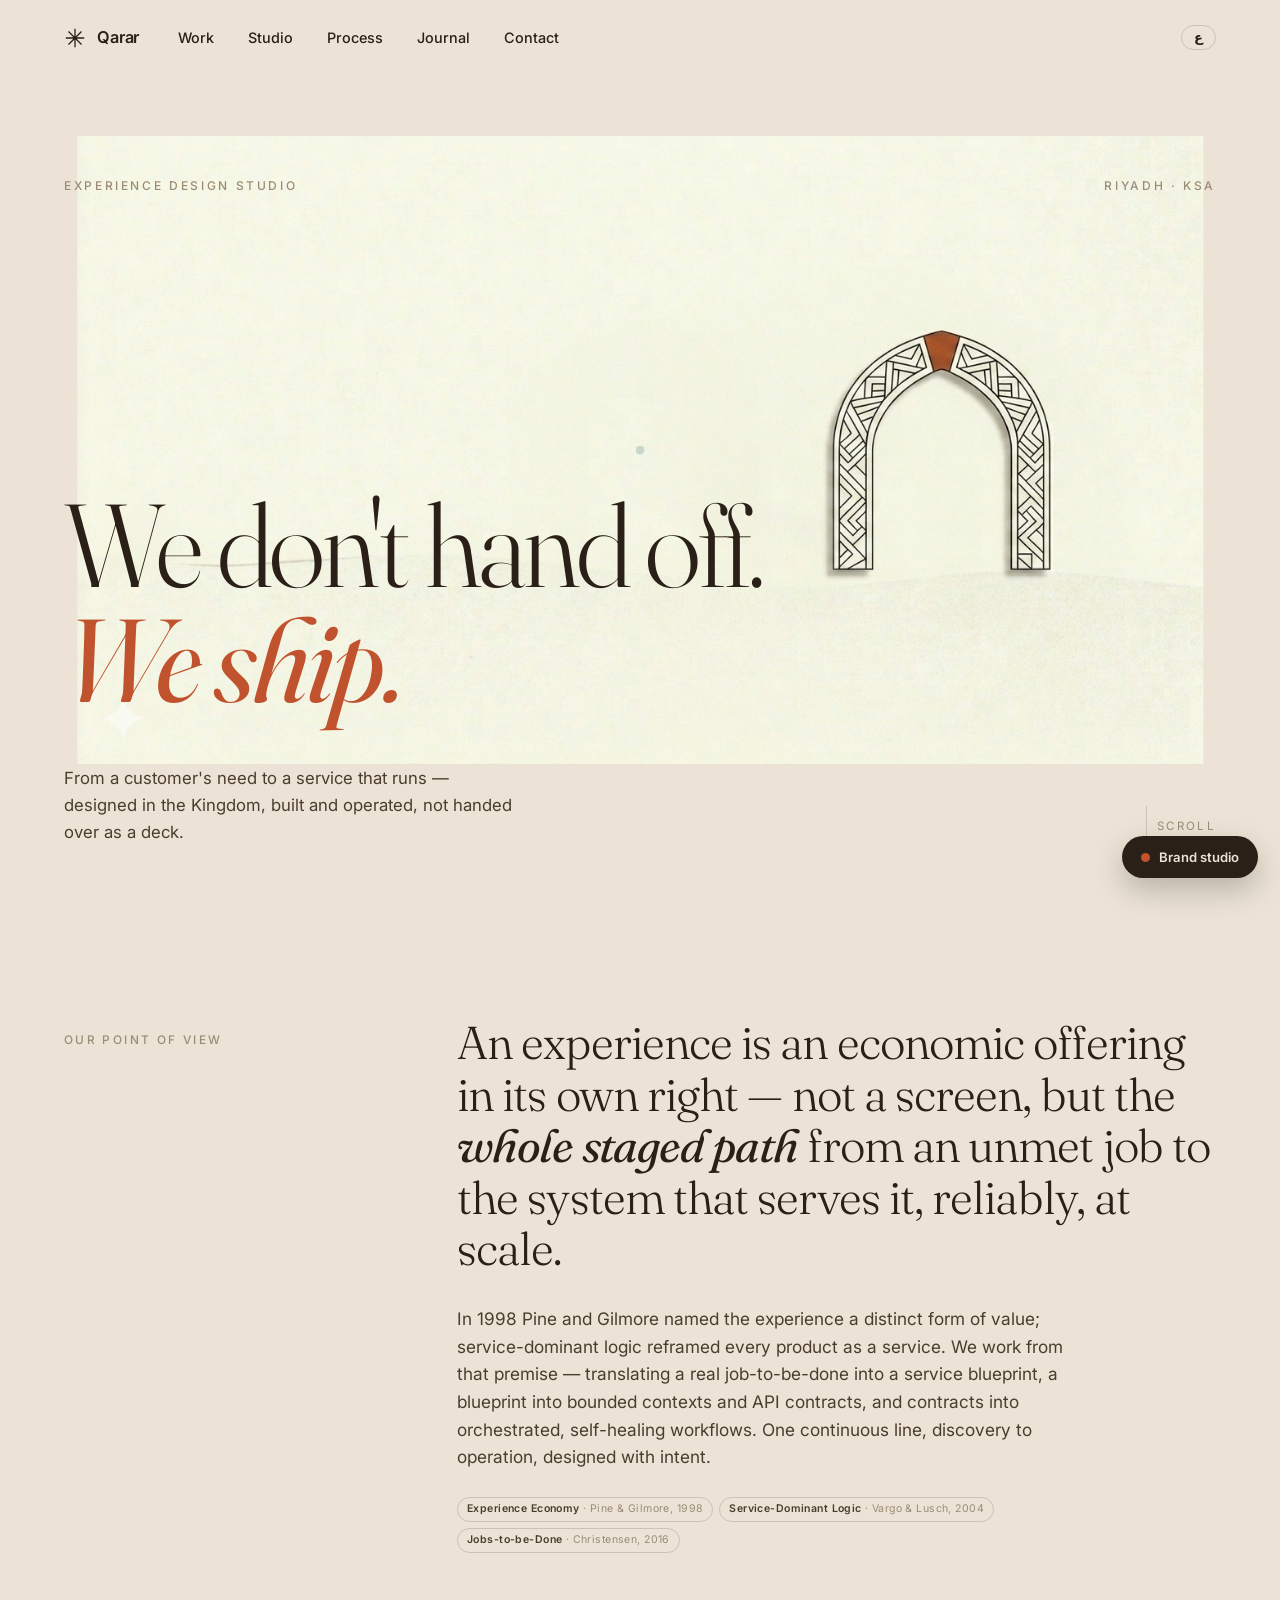
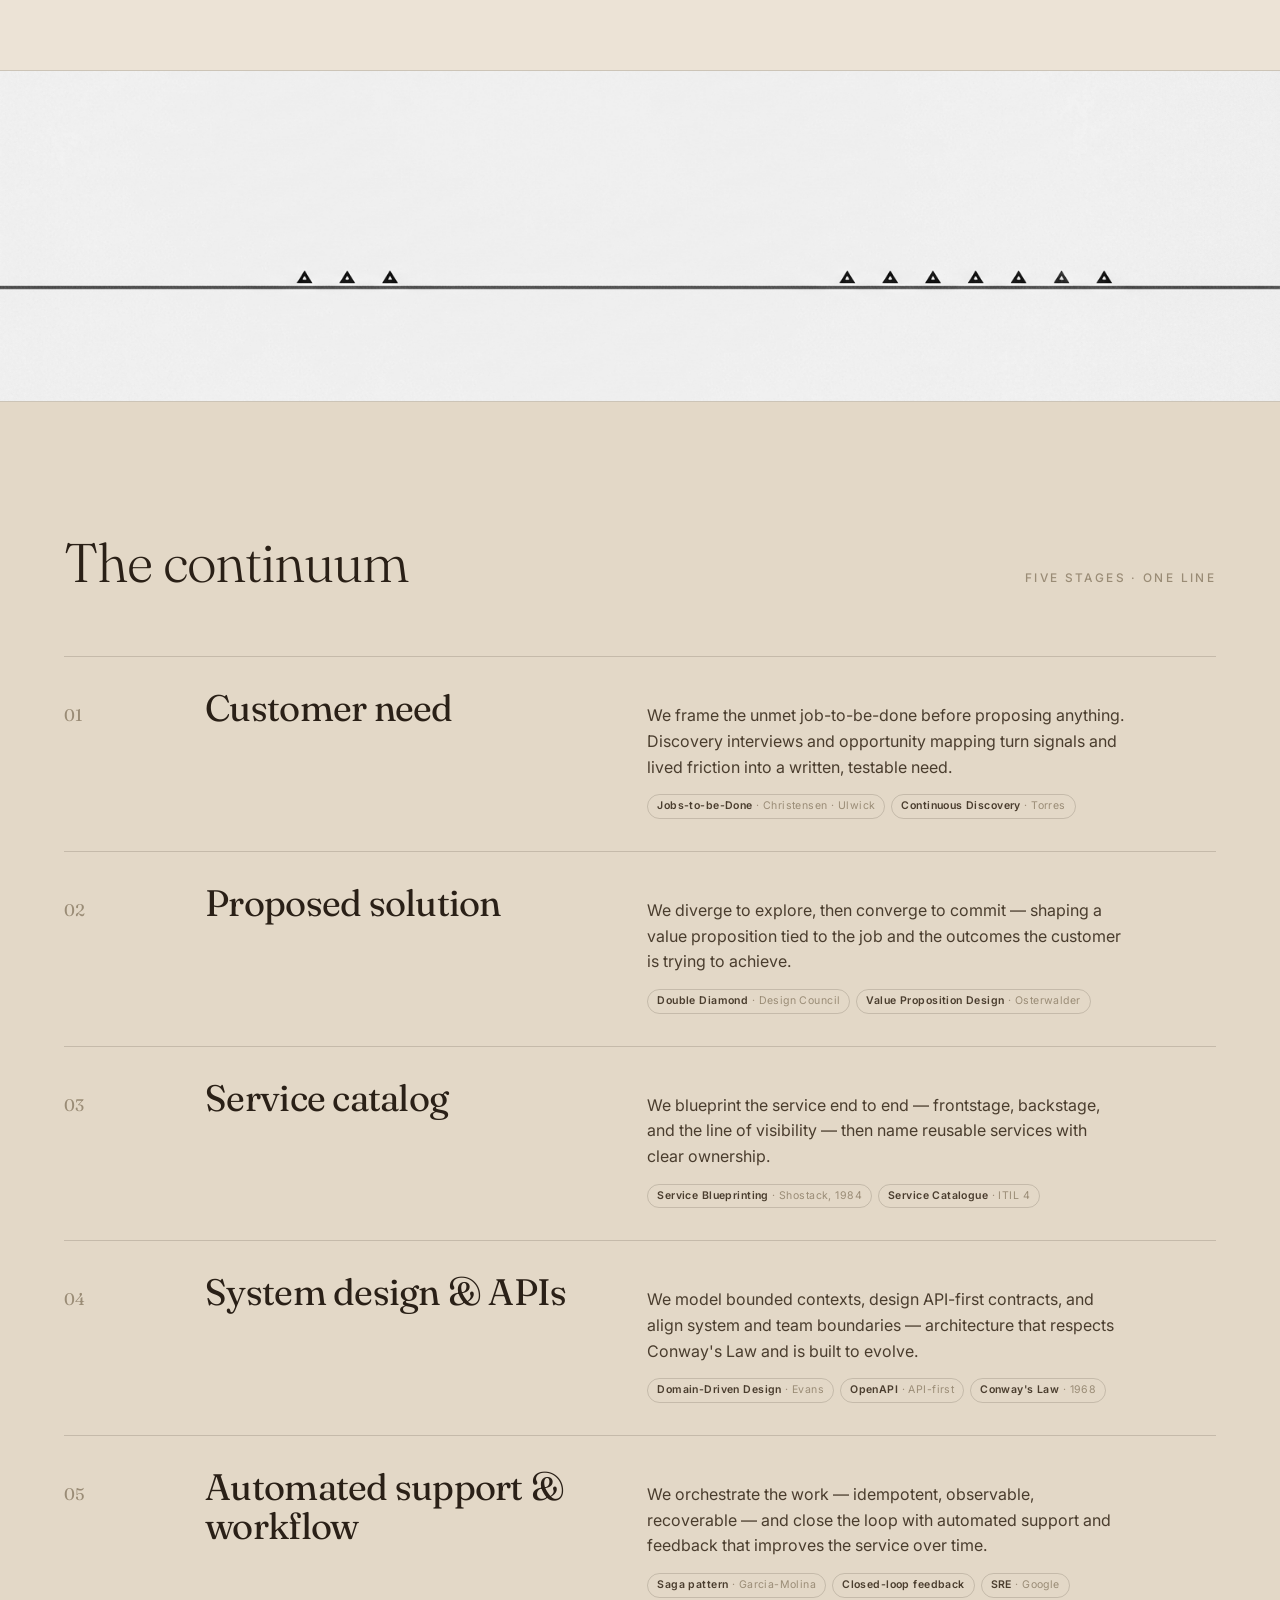
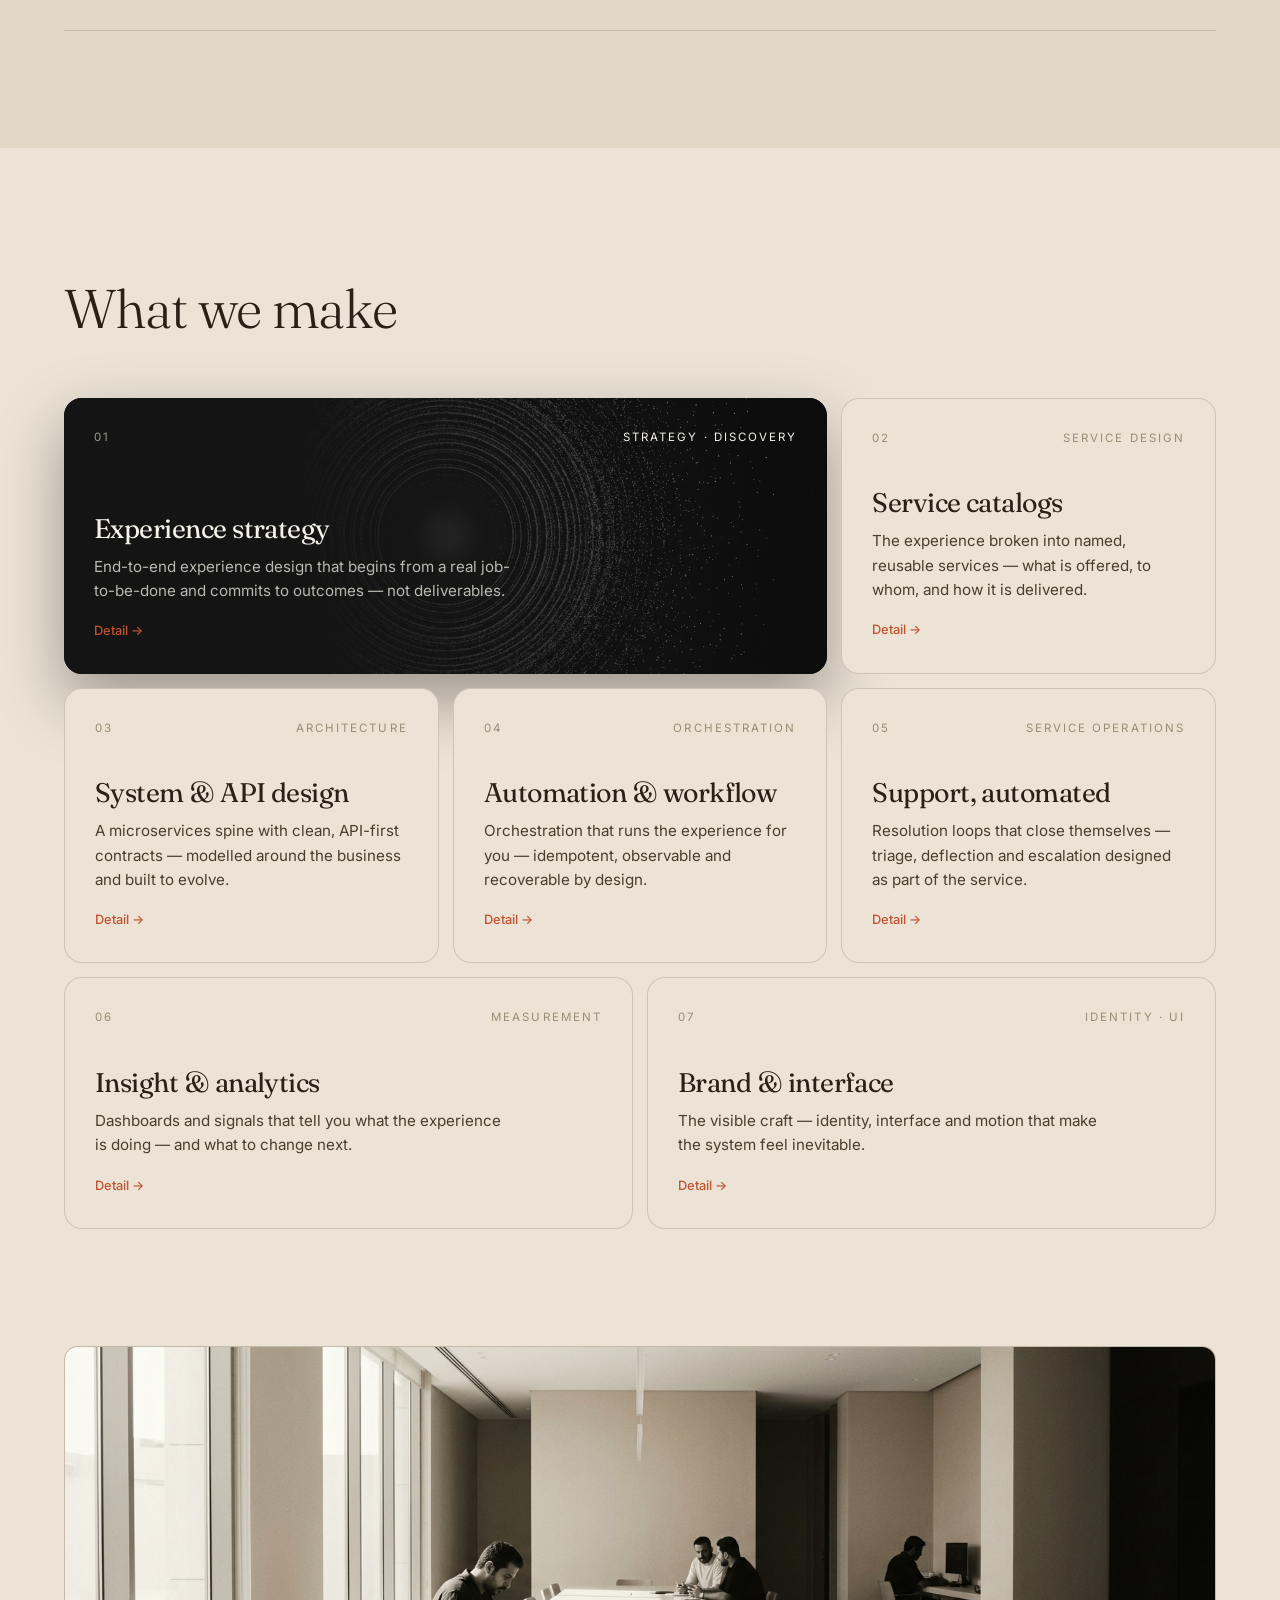
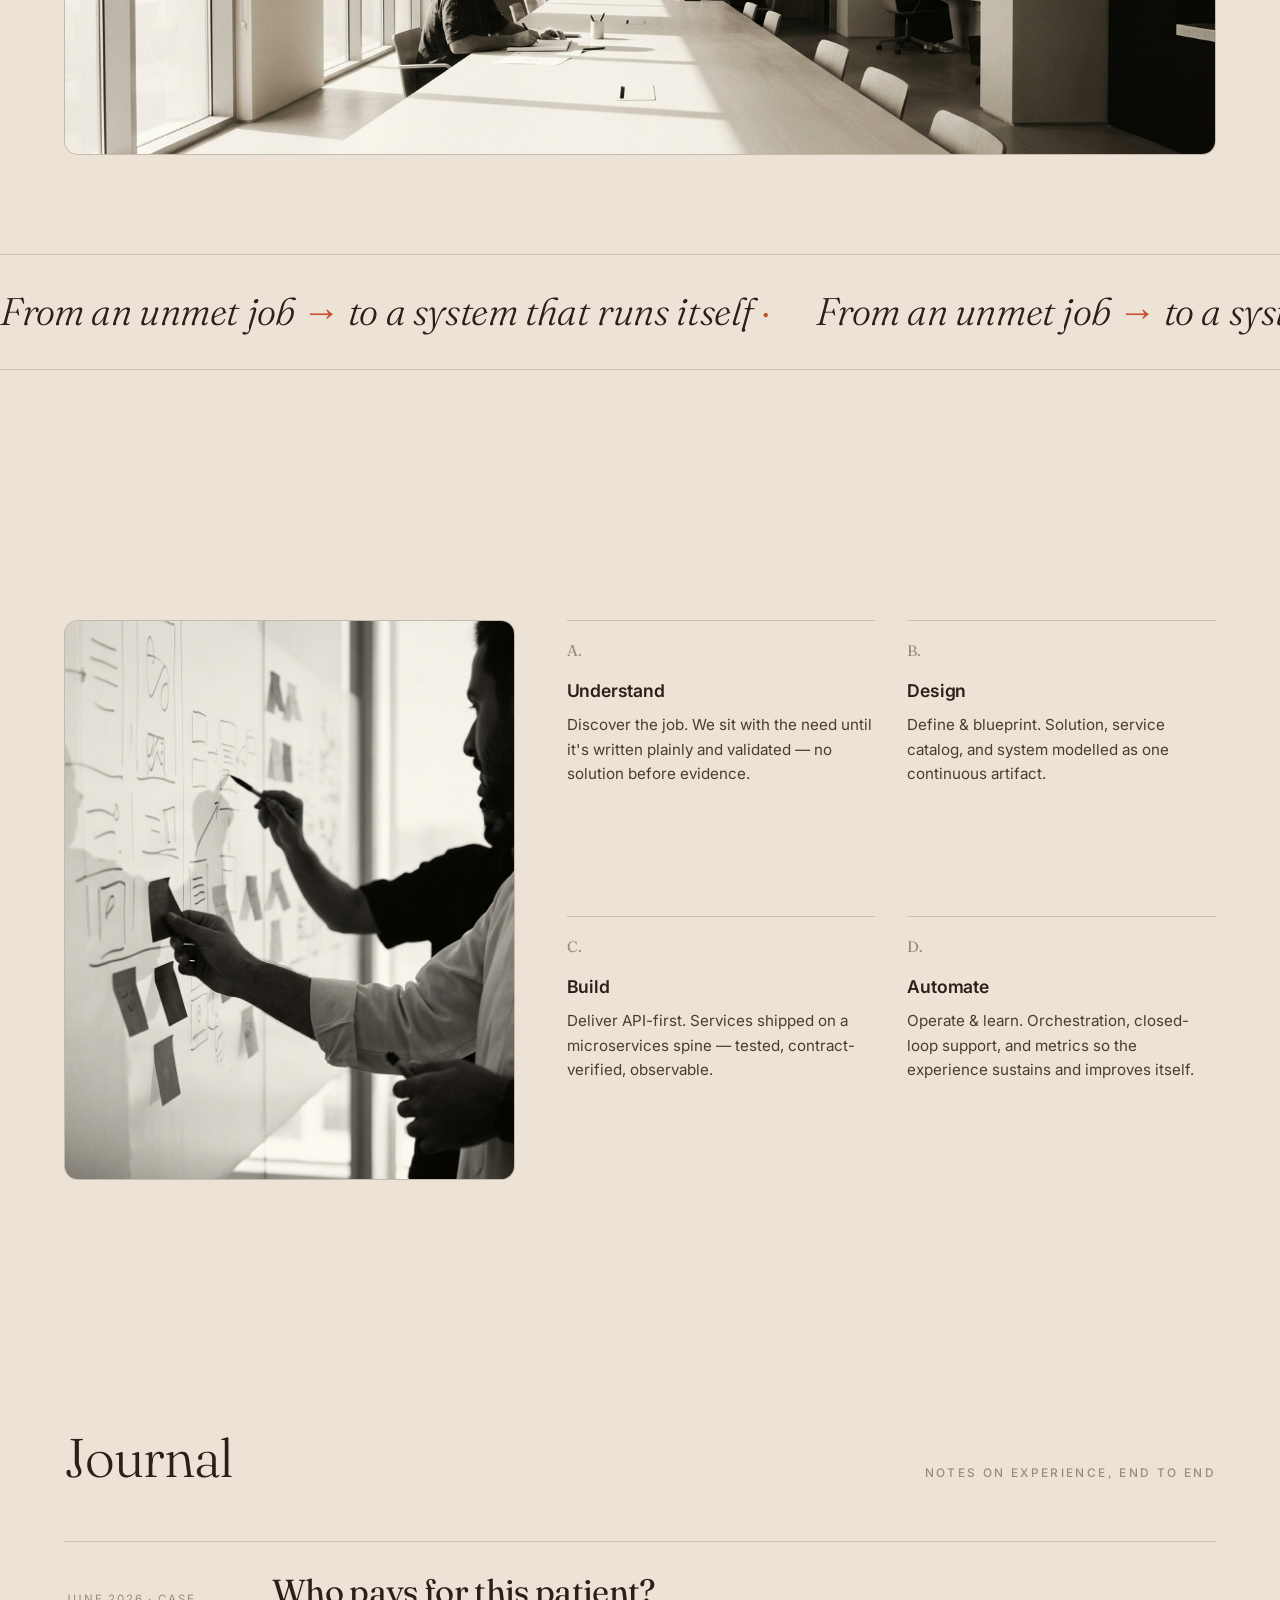
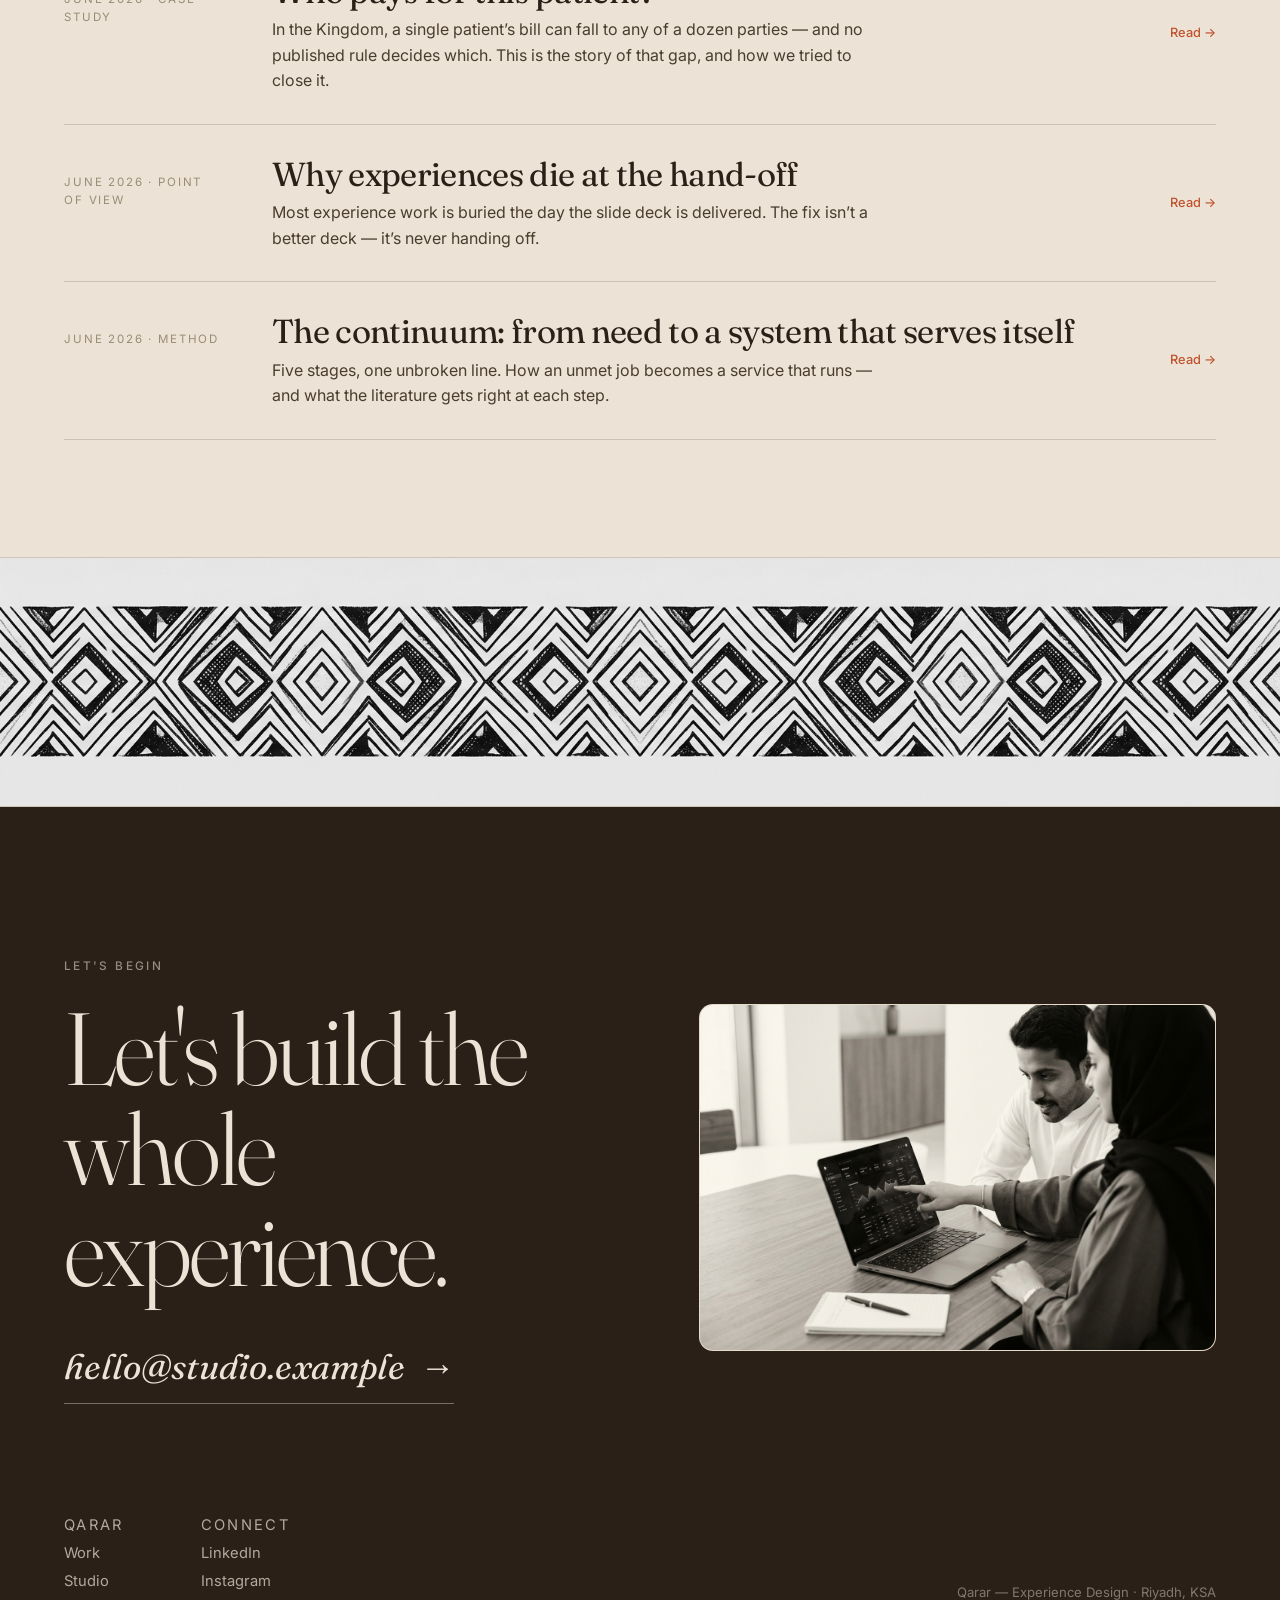
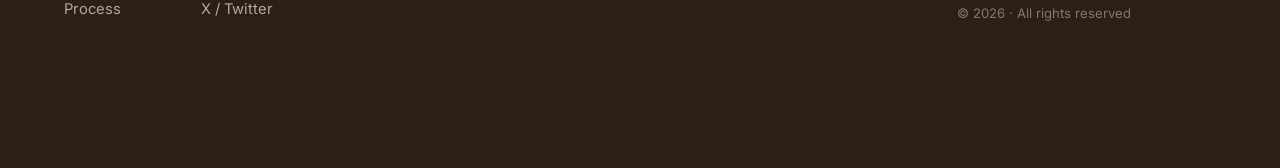
<file: index.html>
<!DOCTYPE html>
<html lang="en" dir="ltr">
<head>
<meta charset="UTF-8"/>
<meta name="viewport" content="width=device-width, initial-scale=1.0"/>
<!-- ============================================================
     EXPERIENCE DESIGN STUDIO — landing (Editorial Minimal)
     Shared foundation: studio.css / studio.js
     Content source of truth: capabilities.js
     Brand name placeholder: change window.BRAND in studio.js
     ============================================================ -->
<title>Qarar — Experience Design</title>
<link rel="preconnect" href="https://fonts.googleapis.com">
<link rel="preconnect" href="https://fonts.gstatic.com" crossorigin>
<link href="https://fonts.googleapis.com/css2?family=Fraunces:ital,opsz,wght@0,9..144,300..600;1,9..144,300..500&family=Inter:wght@400;500;600&family=Manrope:wght@400;500;600&family=Space+Grotesk:wght@400;500;600&family=Plus+Jakarta+Sans:wght@400;500;600&display=swap" rel="stylesheet">
<link rel="stylesheet" href="studio.css">
<style>
/* ===== PAGE-SPECIFIC (landing) ===== */
.block{padding-block:clamp(80px,13vh,180px)}

/* HERO */
.hero{min-height:100vh;min-height:100svh;display:flex;flex-direction:column;justify-content:flex-end;padding-top:140px;padding-bottom:6vh;position:relative}
.hero-kicker{display:flex;justify-content:space-between;flex-wrap:wrap;gap:16px;margin-bottom:auto;padding-top:4vh}
.hero h1{font-size:clamp(2.7rem,9.2vw,9rem);max-width:14ch}
.hero h1 .line{display:block;overflow:visible}
.hero h1 .line .clip{display:block;overflow:visible}
.hero h1 .line .clip > span{display:block;transform:translateY(38px);opacity:0;transition:transform 1.05s cubic-bezier(.16,1,.3,1),opacity .9s ease}
.hero.ready h1 .line .clip > span{transform:none;opacity:1}
.hero h1 .line:nth-child(2) .clip > span{transition-delay:.08s}
.hero h1 .line:nth-child(3) .clip > span{transition-delay:.16s}
.hero-foot{display:flex;justify-content:space-between;align-items:flex-end;flex-wrap:wrap;gap:24px;margin-top:48px}
.hero-foot p{max-width:42ch;color:var(--ink-soft);font-size:1.05rem}
.scrollcue{display:flex;align-items:center;gap:10px;font-size:0.72rem;letter-spacing:0.2em;text-transform:uppercase;color:var(--muted)}
.scrollcue .bar{width:1px;height:40px;background:var(--line);position:relative;overflow:hidden}
.scrollcue .bar::after{content:"";position:absolute;top:-40px;left:0;width:100%;height:40px;background:var(--ink);animation:cue 2.2s cubic-bezier(.7,0,.3,1) infinite}
@keyframes cue{0%{top:-40px}55%,100%{top:40px}}

/* MANIFESTO */
.manifesto{display:grid;grid-template-columns:minmax(0,1fr) minmax(0,2.4fr);gap:clamp(24px,6vw,90px);align-items:start}
.manifesto .col-label{padding-top:14px;display:flex;flex-direction:column;gap:14px}
.manifesto h2{font-weight:300;letter-spacing:-0.02em;line-height:1.12;font-size:clamp(1.7rem,3.6vw,3.3rem)}
.manifesto .sub{margin-top:30px;max-width:56ch;color:var(--ink-soft);font-size:1.08rem}
.manifesto .src{margin-top:26px}
@media (max-width:760px){ .manifesto{grid-template-columns:1fr;gap:18px} }

/* CONTINUUM */
.continuum{background:var(--bg-2);transition:background .5s ease}
.continuum .head{display:flex;justify-content:space-between;align-items:baseline;flex-wrap:wrap;gap:16px;margin-bottom:50px}
.continuum .head h2{font-weight:300;font-size:clamp(1.9rem,4.4vw,3.4rem);letter-spacing:-0.02em}
.step{display:grid;grid-template-columns:90px minmax(0,1.1fr) minmax(0,1.6fr);gap:clamp(16px,4vw,56px);align-items:baseline;padding:32px 0;border-top:1px solid var(--line);transition:padding-left .5s cubic-bezier(.16,1,.3,1)}
.step:last-child{border-bottom:1px solid var(--line)}
.step:hover{padding-left:18px}
.step .num{font-family:var(--serif);font-size:1.05rem;color:var(--muted)}
.step h3{font-weight:400;font-size:clamp(1.5rem,3vw,2.3rem);letter-spacing:-0.02em;line-height:1.05}
.step .body p{color:var(--ink-soft);font-size:1rem;max-width:48ch}
.step .body .cite{margin-top:14px}
.step .arrow{display:inline-block;margin-left:.4em;opacity:0;transform:translateX(-8px);transition:.4s}
.step:hover .arrow{opacity:1;transform:translateX(0);color:var(--accent)}
@media (max-width:760px){ .step{grid-template-columns:46px 1fr;gap:4px 16px}.step .body{grid-column:1/-1;margin-top:8px}.step .arrow{display:none} }

/* WORK BENTO */
.work .head{display:flex;justify-content:space-between;align-items:baseline;flex-wrap:wrap;gap:16px;margin-bottom:46px}
.work .head h2{font-weight:300;font-size:clamp(1.9rem,4.4vw,3.4rem);letter-spacing:-0.02em}
.bento{display:grid;grid-template-columns:repeat(6,1fr);grid-auto-rows:minmax(190px,auto);gap:14px}
.tile{border:1px solid var(--line);border-radius:18px;padding:30px;display:flex;flex-direction:column;justify-content:space-between;background:var(--bg);overflow:hidden;position:relative;transition:transform .55s cubic-bezier(.16,1,.3,1),background .45s,color .45s,border-color .45s,box-shadow .45s}
.tile:hover{transform:translateY(-6px);box-shadow:0 20px 50px rgba(0,0,0,.08)}
.tile.dark{background:var(--ink);color:var(--bg);border-color:var(--ink)}
.tile .t-top{display:flex;justify-content:space-between;align-items:flex-start;gap:12px}
.tile .t-no{font-family:var(--sans);font-size:0.72rem;letter-spacing:0.18em;text-transform:uppercase;color:var(--muted)}
.tile.dark .t-no{color:color-mix(in srgb,var(--bg) 60%,transparent)}
.tile h3{font-weight:400;font-size:clamp(1.3rem,2.1vw,1.95rem);letter-spacing:-0.02em;line-height:1.05;margin-top:42px}
.tile p{font-size:0.95rem;color:var(--ink-soft);margin-top:12px;max-width:42ch}
.tile.dark p{color:color-mix(in srgb,var(--bg) 72%,transparent)}
.tile-more{font-family:var(--sans);font-size:.8rem;font-weight:500;color:var(--accent);margin-top:18px;display:inline-flex;gap:7px;align-items:center;transition:gap .35s ease}
.tile:hover .tile-more{gap:14px}
.c-1{grid-column:span 4}.c-2{grid-column:span 2}.c-3{grid-column:span 2}.c-4{grid-column:span 2}.c-5{grid-column:span 2}.c-6{grid-column:span 3}.c-7{grid-column:span 3}
@media (max-width:880px){ .bento{grid-template-columns:repeat(2,1fr)} .c-1,.c-2,.c-3,.c-4,.c-5,.c-6,.c-7{grid-column:span 1} .c-1{grid-column:span 2} }
@media (max-width:520px){ .bento{grid-template-columns:1fr} .c-1{grid-column:span 1} }

/* MARQUEE */
.marquee{border-top:1px solid var(--line);border-bottom:1px solid var(--line);padding:26px 0;overflow:hidden;white-space:nowrap}
.marquee .track{display:inline-flex;gap:40px;will-change:transform;animation:marq 26s linear infinite}
.marquee:hover .track{animation-play-state:paused}
.marquee span.txt{font-family:var(--serif);font-style:italic;font-weight:300;font-size:clamp(1.4rem,3vw,2.4rem);color:var(--ink);letter-spacing:-0.01em}
.marquee .dot{color:var(--accent);font-style:normal}
@keyframes marq{from{transform:translateX(0)}to{transform:translateX(-50%)}}

/* PROCESS */
.process .head h2{font-weight:300;font-size:clamp(1.9rem,4.4vw,3.4rem);letter-spacing:-0.02em;margin-bottom:46px}
.proc-grid{display:grid;grid-template-columns:repeat(4,1fr);gap:clamp(18px,3vw,44px)}
.proc-grid .p-item{border-top:1px solid var(--line);padding-top:18px}
.proc-grid .p-item .n{font-family:var(--serif);font-size:0.95rem;color:var(--muted);margin-bottom:14px}
.proc-grid .p-item h4{font-size:1.1rem;font-weight:600;margin-bottom:8px;letter-spacing:-0.01em;font-family:var(--sans)}
.proc-grid .p-item p{font-size:0.95rem;color:var(--ink-soft)}
@media (max-width:760px){ .proc-grid{grid-template-columns:1fr 1fr} }
@media (max-width:480px){ .proc-grid{grid-template-columns:1fr} }

/* CTA */
.cta{background:var(--ink);color:var(--bg);padding-block:clamp(90px,16vh,200px);transition:background .5s ease,color .5s ease}
.cta .label{color:color-mix(in srgb,var(--bg) 55%,transparent)}
.cta h2{font-weight:300;letter-spacing:-0.03em;line-height:0.98;font-size:clamp(2.6rem,8vw,7rem);margin:20px 0 40px;max-width:13ch}
.cta-link{display:inline-flex;align-items:center;gap:14px;font-family:var(--serif);font-style:italic;font-size:clamp(1.4rem,3vw,2.2rem);border-bottom:1px solid color-mix(in srgb,var(--bg) 40%,transparent);padding-bottom:8px;transition:gap .4s,border-color .4s}
.cta-link:hover{gap:26px;border-color:var(--bg)}
.cta-foot{display:flex;justify-content:space-between;align-items:flex-end;flex-wrap:wrap;gap:24px;margin-top:clamp(70px,12vh,150px)}
.cta-foot .cols{display:flex;gap:clamp(30px,6vw,90px);flex-wrap:wrap}
.cta-foot .cols a,.cta-foot .cols span{display:block;color:color-mix(in srgb,var(--bg) 70%,transparent);font-size:0.92rem;line-height:1.9;font-family:var(--sans)}
.cta-foot .cols a:hover{color:var(--bg)}
.cta-foot .copy{color:color-mix(in srgb,var(--bg) 45%,transparent);font-size:0.82rem;font-family:var(--sans)}
.cta-foot .cap{color:color-mix(in srgb,var(--bg) 45%,transparent);font-size:.78rem;letter-spacing:.16em;text-transform:uppercase}

/* mobile revision (page-specific) */
@media (max-width:680px){
  .block{padding-block:clamp(56px,9vh,110px)}
  .hero{padding-top:104px;padding-bottom:5vh}
  .hero-kicker{padding-top:2vh;gap:8px}
  .hero-kicker .eyebrow{font-size:.66rem;letter-spacing:.16em}
  .hero h1{font-size:clamp(2.4rem,11.5vw,4rem);line-height:1.02;max-width:100%}
  .hero-foot{flex-direction:column;align-items:flex-start;gap:26px;margin-top:34px}
  .hero-foot p{font-size:1rem;max-width:100%}
  .manifesto h2{font-size:clamp(1.55rem,6.4vw,2.4rem)}
  .manifesto .sub{font-size:1rem;margin-top:22px}
  .continuum .head,.work .head{margin-bottom:26px}
  .step{padding:24px 0}
  .step h3{font-size:clamp(1.4rem,6.6vw,2rem)}
  .tile{padding:22px;border-radius:14px}
  .tile h3{margin-top:26px;font-size:clamp(1.25rem,6vw,1.7rem)}
  .marquee{padding:20px 0}
  .process .head h2{margin-bottom:30px}
  .cta h2{font-size:clamp(2.2rem,10vw,3.6rem)}
  .cta-link{font-size:clamp(1.2rem,5.5vw,1.8rem)}
  .cta-foot{margin-top:60px;gap:36px}
}
@media (max-width:380px){ .hero h1{font-size:clamp(2.05rem,11vw,2.5rem)} .cta h2{font-size:clamp(2rem,9.5vw,2.6rem)} }
</style>
<!-- CXPinsight — engagement SDK + the studio's own events -->
<script src="insight.js"></script>
</head>
<body data-theme="sand" data-texture="none" data-type="inter">

<!-- ===== NAV ===== -->
<nav class="nav">
  <div class="nav-left">
    <a class="brand" href="#top" data-cursor>
      <span class="mark"><svg width="22" height="22" viewBox="0 0 24 24" fill="none"><path d="M12 2v20M2 12h20M4.9 4.9l14.2 14.2M19.1 4.9L4.9 19.1" stroke="currentColor" stroke-width="1.4"/></svg></span>
      <span data-brand>Qarar</span>
    </a>
    <div class="nav-menu">
      <a href="#work" data-cursor>Work</a>
      <a href="#studio" data-cursor>Studio</a>
      <a href="#process" data-cursor>Process</a>
      <a href="#journal" data-cursor>Journal</a>
      <a href="#contact" data-cursor>Contact</a>
    </div>
  </div>
  <a class="lang" href="index.ar.html" data-cursor>ع</a>
</nav>

<!-- ===== HERO ===== -->
<header class="hero wrap" id="top">
  <div class="hero-media" aria-hidden="true"><img src="Assets/Display2.png" alt=""/></div>
  <div class="hero-kicker">
    <span class="eyebrow">Experience Design Studio</span>
    <span class="eyebrow">Riyadh · KSA</span>
  </div>
  <h1 class="display">
    <span class="line"><span class="clip"><span>We don't hand off.</span></span></span>
    <span class="line"><span class="clip"><span><span class="em accent">We&nbsp;ship.</span></span></span></span>
  </h1>
  <div class="hero-foot">
    <p>From a customer's need to a service that runs — designed in the Kingdom, built and operated, not handed over as a deck.</p>
    <div class="scrollcue"><span class="bar"></span> Scroll</div>
  </div>
</header>

<!-- ===== MANIFESTO ===== -->
<section class="block wrap" id="studio">
  <div class="manifesto">
    <div class="col-label">
      <span class="label reveal">Our point of view</span>
    </div>
    <div>
      <h2 class="reveal">An experience is an economic offering in its own right — not a screen, but the <span class="em">whole staged path</span> from an unmet job to the system that serves it, reliably, at scale.</h2>
      <p class="sub reveal" data-d="1">In 1998 Pine and Gilmore named the experience a distinct form of value; service-dominant logic reframed every product as a service. We work from that premise — translating a real job-to-be-done into a service blueprint, a blueprint into bounded contexts and API contracts, and contracts into orchestrated, self-healing workflows. One continuous line, discovery to operation, designed with intent.</p>
      <div class="src reveal cite" data-d="2">
        <span class="c"><b>Experience Economy</b> · Pine &amp; Gilmore, 1998</span>
        <span class="c"><b>Service-Dominant Logic</b> · Vargo &amp; Lusch, 2004</span>
        <span class="c"><b>Jobs-to-be-Done</b> · Christensen, 2016</span>
      </div>
    </div>
  </div>
</section>

<!-- ===== ARTWORK · Ufuq (horizon) ===== -->
<section class="art-band art-band--ufuq reveal" aria-label="Ufuq — horizon artwork"><img src="artworks/Ufuq.jpeg" alt="Ufuq — a single horizon line crossing an empty plain"/></section>

<!-- ===== CONTINUUM ===== -->
<section class="block continuum" id="continuum">
  <div class="wrap">
    <div class="head">
      <h2 class="reveal">The continuum</h2>
      <span class="label reveal" data-d="1">Five stages · one line</span>
    </div>

    <div class="step reveal" data-cursor>
      <span class="num">01</span><h3>Customer need<span class="arrow">→</span></h3>
      <div class="body"><p>We frame the unmet job-to-be-done before proposing anything. Discovery interviews and opportunity mapping turn signals and lived friction into a written, testable need.</p>
      <div class="cite"><span class="c"><b>Jobs-to-be-Done</b> · Christensen · Ulwick</span><span class="c"><b>Continuous Discovery</b> · Torres</span></div></div>
    </div>
    <div class="step reveal" data-cursor>
      <span class="num">02</span><h3>Proposed solution<span class="arrow">→</span></h3>
      <div class="body"><p>We diverge to explore, then converge to commit — shaping a value proposition tied to the job and the outcomes the customer is trying to achieve.</p>
      <div class="cite"><span class="c"><b>Double Diamond</b> · Design Council</span><span class="c"><b>Value Proposition Design</b> · Osterwalder</span></div></div>
    </div>
    <div class="step reveal" data-cursor>
      <span class="num">03</span><h3>Service catalog<span class="arrow">→</span></h3>
      <div class="body"><p>We blueprint the service end to end — frontstage, backstage, and the line of visibility — then name reusable services with clear ownership.</p>
      <div class="cite"><span class="c"><b>Service Blueprinting</b> · Shostack, 1984</span><span class="c"><b>Service Catalogue</b> · ITIL 4</span></div></div>
    </div>
    <div class="step reveal" data-cursor>
      <span class="num">04</span><h3>System design &amp; APIs<span class="arrow">→</span></h3>
      <div class="body"><p>We model bounded contexts, design API-first contracts, and align system and team boundaries — architecture that respects Conway's Law and is built to evolve.</p>
      <div class="cite"><span class="c"><b>Domain-Driven Design</b> · Evans</span><span class="c"><b>OpenAPI</b> · API-first</span><span class="c"><b>Conway's Law</b> · 1968</span></div></div>
    </div>
    <div class="step reveal" data-cursor>
      <span class="num">05</span><h3>Automated support &amp; workflow<span class="arrow">→</span></h3>
      <div class="body"><p>We orchestrate the work — idempotent, observable, recoverable — and close the loop with automated support and feedback that improves the service over time.</p>
      <div class="cite"><span class="c"><b>Saga pattern</b> · Garcia-Molina</span><span class="c"><b>Closed-loop feedback</b></span><span class="c"><b>SRE</b> · Google</span></div></div>
    </div>
  </div>
</section>

<!-- ===== WORK / CAPABILITIES (rendered from capabilities.js) ===== -->
<section class="block wrap work" id="work">
  <div class="head">
    <h2 class="reveal">What we make</h2>
    <span class="label reveal" data-d="1">Selected capabilities · click for detail</span>
  </div>
  <div class="bento" id="bento"></div>
</section>

<!-- ===== PEOPLE · The Studio ===== -->
<section class="studio-wide wrap">
  <figure class="photo reveal"><img src="people/the-studio.jpeg" alt="A calm, sunlit minimal studio with a few people at work"/></figure>
</section>

<!-- ===== MARQUEE ===== -->
<div class="marquee" aria-hidden="true">
  <div class="track">
    <span class="txt">From an unmet job <span class="dot">→</span> to a system that runs itself <span class="dot">·</span>&nbsp;</span>
    <span class="txt">From an unmet job <span class="dot">→</span> to a system that runs itself <span class="dot">·</span>&nbsp;</span>
  </div>
</div>

<!-- ===== PROCESS ===== -->
<section class="block wrap process" id="process">
  <div class="head"><h2 class="reveal">How we work</h2></div>
  <div class="proc-layout">
    <figure class="photo reveal"><img src="people/in-the-room.jpeg" alt="Two people co-designing at a wall of sketches and sticky notes"/></figure>
    <div class="proc-grid reveal" data-d="1">
      <div class="p-item" data-cursor><div class="n">A.</div><h4>Understand</h4><p>Discover the job. We sit with the need until it's written plainly and validated — no solution before evidence.</p></div>
      <div class="p-item" data-cursor><div class="n">B.</div><h4>Design</h4><p>Define &amp; blueprint. Solution, service catalog, and system modelled as one continuous artifact.</p></div>
      <div class="p-item" data-cursor><div class="n">C.</div><h4>Build</h4><p>Deliver API-first. Services shipped on a microservices spine — tested, contract-verified, observable.</p></div>
      <div class="p-item" data-cursor><div class="n">D.</div><h4>Automate</h4><p>Operate &amp; learn. Orchestration, closed-loop support, and metrics so the experience sustains and improves itself.</p></div>
    </div>
  </div>
</section>

<!-- ===== JOURNAL ===== -->
<section class="block wrap journal" id="journal">
  <div class="head">
    <h2 class="reveal">Journal</h2>
    <span class="label reveal" data-d="1">Notes on experience, end to end</span>
  </div>
  <div class="jlist" id="jlist"></div>
</section>

<!-- ===== ARTWORK · Naseej (weave) ===== -->
<section class="art-band art-band--naseej reveal" aria-label="Naseej — Sadu weave artwork"><img src="artworks/Naseej.jpeg" alt="Naseej — abstract Bedouin Sadu weaving band"/></section>

<!-- ===== CONTACT / CTA ===== -->
<section class="cta" id="contact">
  <div class="wrap">
    <div class="cta-grid">
      <div>
        <span class="label reveal">Let's begin</span>
        <h2 class="reveal" data-d="1">Let's build the whole experience.</h2>
        <a class="cta-link" href="mailto:hello@studio.example" data-cursor>hello@studio.example&nbsp; →</a>
      </div>
      <figure class="photo reveal" data-d="1"><img src="people/handover.jpeg" alt="Showing a working dashboard to a client — a moment of clarity"/></figure>
    </div>
    <div class="cta-foot">
      <div class="cols">
        <div><span class="cap" data-brand>Qarar</span><a href="#work">Work</a><a href="#studio">Studio</a><a href="#process">Process</a></div>
        <div><span class="cap">Connect</span><a href="#">LinkedIn</a><a href="#">Instagram</a><a href="#">X / Twitter</a></div>
      </div>
      <div class="copy"><span data-brand>Qarar</span> — Experience Design · Riyadh, KSA<br/>© 2026 · All rights reserved</div>
    </div>
  </div>
</section>

<script src="capabilities.js"></script>
<script>
/* render the bento from the shared capabilities data; each tile links to its detail page */
(function(){
  const bento = document.getElementById('bento');
  (window.CAPABILITIES||[]).forEach((c,i)=>{
    const a = document.createElement('a');
    a.className = `tile ${c.size}${c.dark?' dark':''} reveal`;
    a.href = `capability.html?id=${encodeURIComponent(c.id)}`;
    a.setAttribute('data-cursor','');
    if(i%2) a.setAttribute('data-d','1');
    a.innerHTML = `
      <div class="t-top"><span class="t-no">${c.no}</span><span class="t-no">${c.tag}</span></div>
      <div class="t-body">
        <h3>${c.title}</h3>
        <p>${c.lead}</p>
        <span class="tile-more">Detail →</span>
      </div>`;
    bento.appendChild(a);
  });
})();
</script>
<script src="journal.js"></script>
<script>
(function(){
  const list = document.getElementById('jlist');
  (window.JOURNAL||[]).forEach((p,i)=>{
    const a = document.createElement('a');
    a.className = 'jitem reveal';
    a.href = `article.html?id=${encodeURIComponent(p.id)}`;
    a.setAttribute('data-cursor','');
    if(i%2) a.setAttribute('data-d','1');
    a.innerHTML = `<span class="jmeta">${p.date} · ${p.tag}</span><div class="jbody"><h3>${p.title}</h3><p>${p.dek}</p></div><span class="jmore">Read →</span>`;
    list.appendChild(a);
  });
})();
</script>
<script src="studio.js"></script>
</body>
</html>
</file>
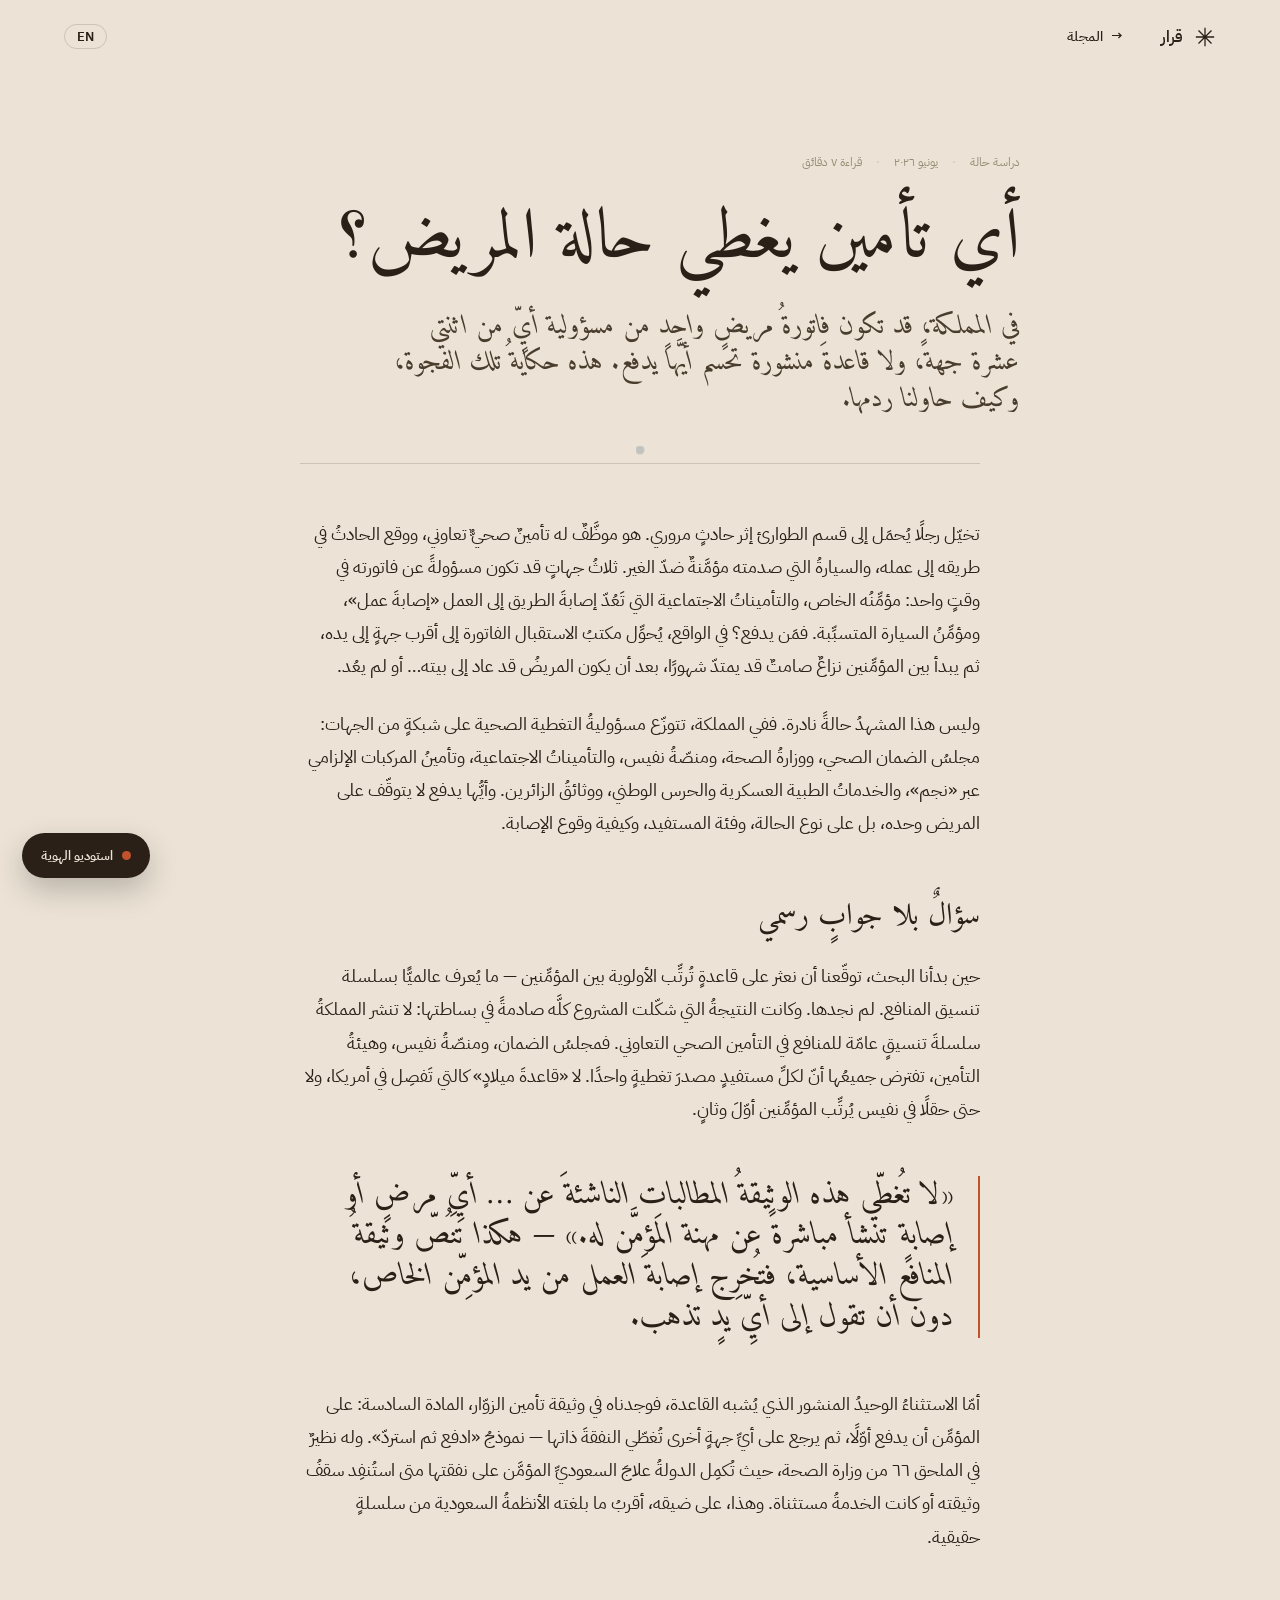
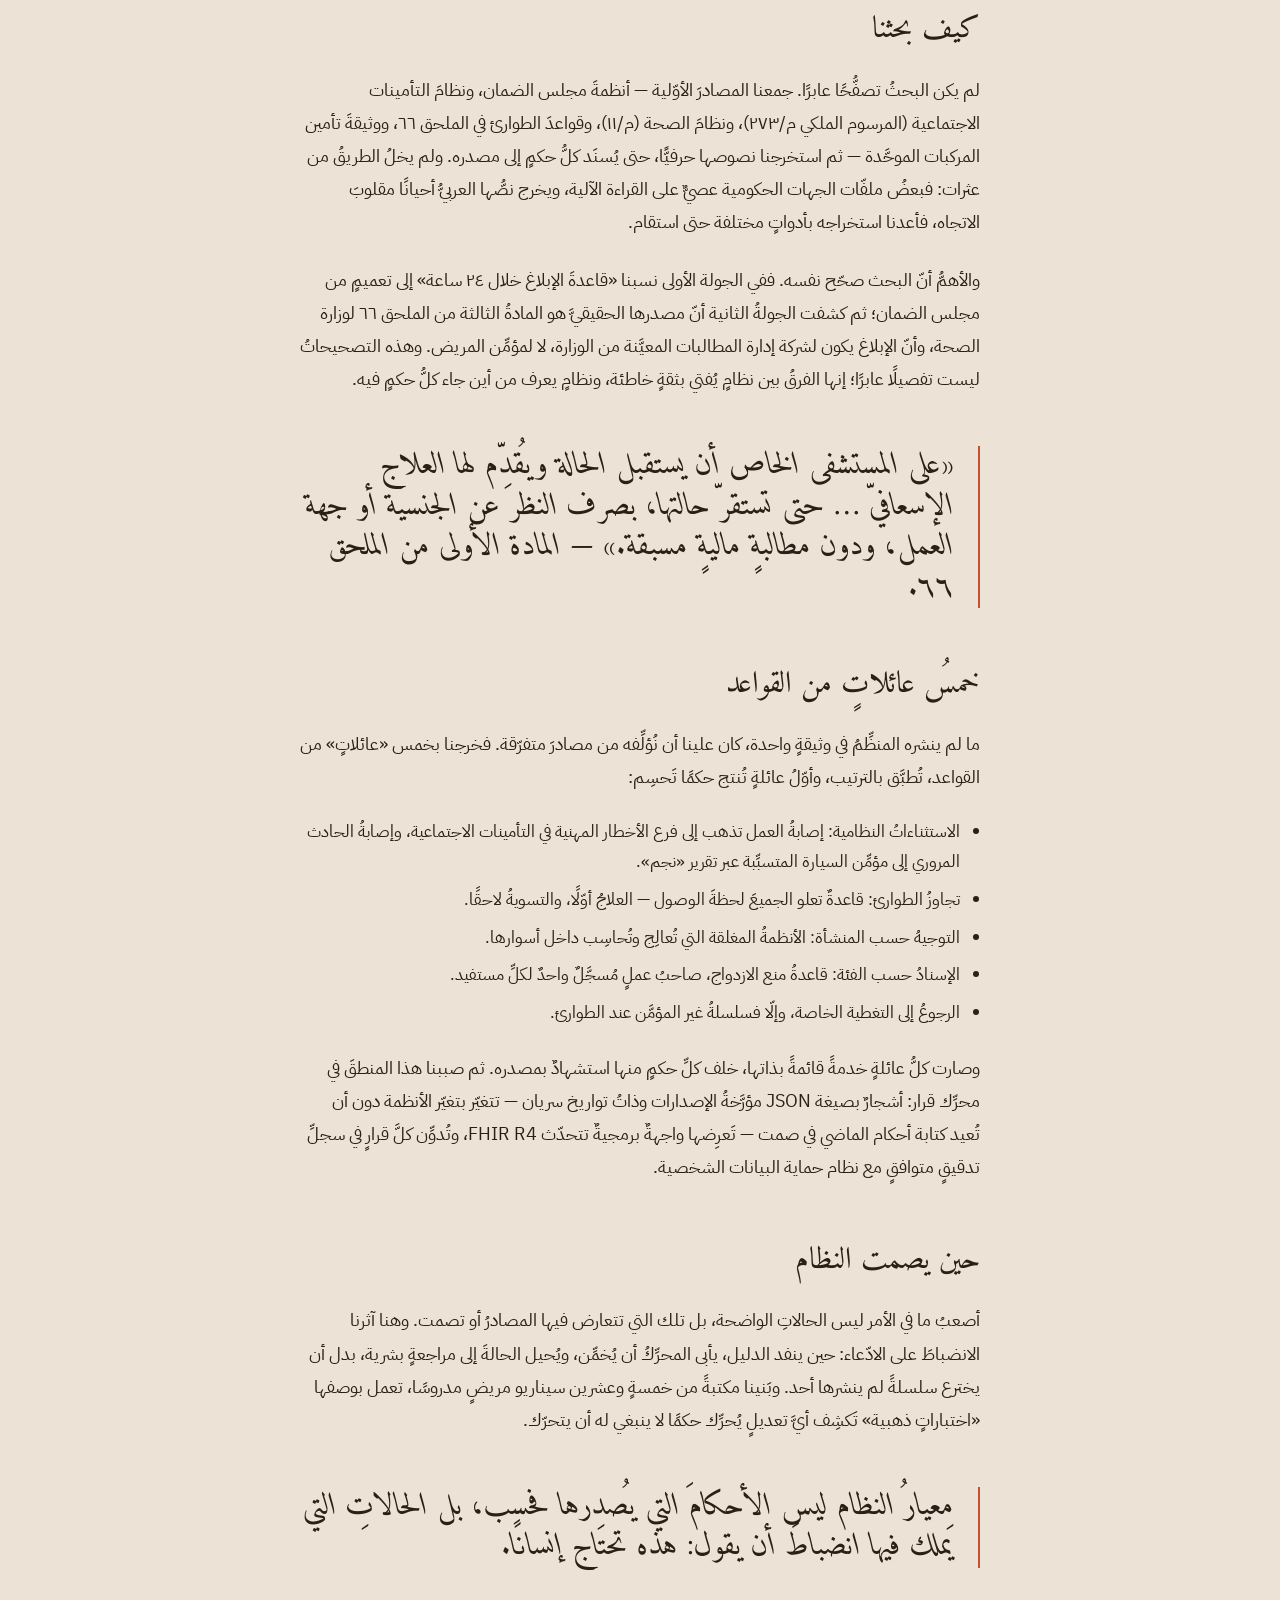
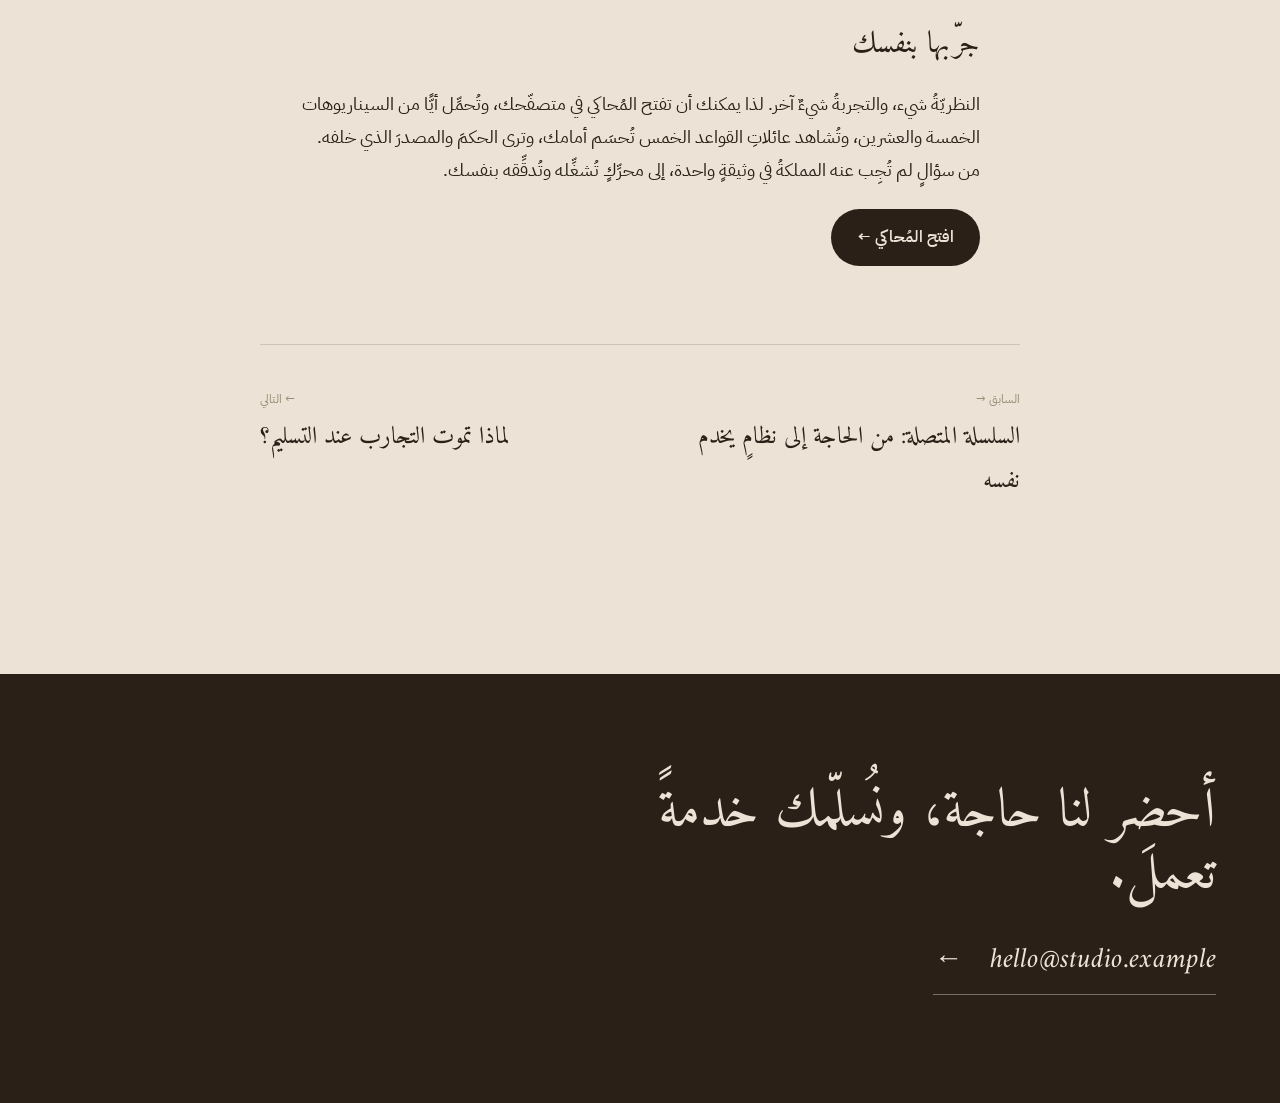
<file: article.ar.html>
<!DOCTYPE html>
<html lang="ar" dir="rtl">
<head>
<meta charset="UTF-8"/>
<meta name="viewport" content="width=device-width, initial-scale=1.0"/>
<title>المجلة — قرار</title>
<link rel="preconnect" href="https://fonts.googleapis.com">
<link rel="preconnect" href="https://fonts.gstatic.com" crossorigin>
<link href="https://fonts.googleapis.com/css2?family=Amiri:ital,wght@0,400;0,700;1,400&family=IBM+Plex+Sans+Arabic:wght@400;500;600&family=Tajawal:wght@400;500;700&family=Cairo:wght@400;500;600&family=Almarai:wght@400;700&display=swap" rel="stylesheet">
<link rel="stylesheet" href="studio.css">
<link rel="stylesheet" href="studio.ar.css">
<style>
.nav .back{display:flex;align-items:center;gap:8px;font-family:var(--sans);font-size:.9rem;font-weight:500}
.nav .back .ar{transition:transform .35s ease}
.nav .back:hover .ar{transform:translateX(-4px)}
.acta{background:var(--ink);color:var(--bg);padding-block:clamp(70px,12vh,140px);margin-top:clamp(40px,7vh,80px)}
.acta h2{font-family:var(--serif);letter-spacing:-.03em;line-height:1.15;font-size:clamp(1.8rem,5vw,3.4rem);max-width:20ch;margin-bottom:28px}
.acta a{display:inline-flex;align-items:center;gap:12px;font-family:var(--serif);font-style:italic;font-size:clamp(1.2rem,2.6vw,1.8rem);border-bottom:1px solid color-mix(in srgb,var(--bg) 40%,transparent);padding-bottom:7px;transition:gap .4s,border-color .4s}
.acta a:hover{gap:24px;border-color:var(--bg)}
</style>
<!-- CXPinsight — engagement SDK + the studio's own events -->
<script src="insight.js"></script>
</head>
<body data-theme="sand" data-texture="none" data-type="plex">

<nav class="nav">
  <div class="nav-left">
    <a class="brand" href="index.ar.html" data-cursor>
      <span class="mark"><svg width="22" height="22" viewBox="0 0 24 24" fill="none"><path d="M12 2v20M2 12h20M4.9 4.9l14.2 14.2M19.1 4.9L4.9 19.1" stroke="currentColor" stroke-width="1.4"/></svg></span>
      <span data-brand>قرار</span>
    </a>
    <a class="back" href="index.ar.html#journal" data-cursor><span class="ar">→</span> المجلة</a>
  </div>
  <a class="lang" id="langToggle" href="index.html" data-cursor>EN</a>
</nav>

<main class="article wrap" id="article"></main>

<script src="journal.ar.js"></script>
<script>
(function(){
  const posts = window.JOURNAL||[];
  const id = new URLSearchParams(location.search).get('id');
  let idx = posts.findIndex(p=>p.id===id);
  if(idx<0) idx=0;
  const p = posts[idx];
  const prev = posts[(idx-1+posts.length)%posts.length];
  const next = posts[(idx+1)%posts.length];
  document.title = (p?p.title:'المجلة') + ' — ' + (window.BRAND||'الاستوديو');
  const lt = document.getElementById('langToggle'); if(lt) lt.href = p ? `article.html?id=${encodeURIComponent(p.id)}` : 'index.html';

  const block = b => b.t==='h2' ? `<h2>${b.x}</h2>`
    : b.t==='quote' ? `<blockquote>${b.x}</blockquote>`
    : b.t==='ul' ? `<ul>${(b.items||[]).map(i=>`<li>${i}</li>`).join('')}</ul>`
    : b.t==='btn' ? `<a class="prose-btn" href="${b.href}" target="_blank" rel="noopener">${b.x}</a>`
    : `<p>${b.x}</p>`;

  document.getElementById('article').innerHTML = p ? `
    <header class="art-head reveal">
      <div class="art-meta"><span>${p.tag}</span><span class="dot">·</span><span>${p.date}</span><span class="dot">·</span><span>${p.read}</span></div>
      <h1>${p.title}</h1>
      <p class="art-dek">${p.dek}</p>
    </header>
    ${p.img ? `<figure class="art-hero reveal"><img src="${p.img}" alt=""/></figure>` : ''}
    <div class="prose reveal" data-d="1">${p.body.map(block).join('')}</div>
    <nav class="anav">
      <a class="prev" href="article.ar.html?id=${encodeURIComponent(prev.id)}" data-cursor><span class="dir">السابق →</span><span class="t">${prev.title}</span></a>
      <a class="next" href="article.ar.html?id=${encodeURIComponent(next.id)}" data-cursor><span class="dir">← التالي</span><span class="t">${next.title}</span></a>
    </nav>
  ` : `<div class="art-head"><h1>المقالة غير موجودة.</h1><p class="art-dek"><a href="index.ar.html#journal" style="border-bottom:1px solid var(--accent)">العودة إلى المجلة ←</a></p></div>`;
})();
</script>
<section class="acta">
  <div class="wrap"><h2>أحضِر لنا حاجة، ونُسلّمك خدمةً تعمل.</h2><a href="mailto:hello@studio.example" data-cursor><span class="lt">hello@studio.example</span>&nbsp; ←</a></div>
</section>
<script src="studio.js"></script>
</body>
</html>
</file>
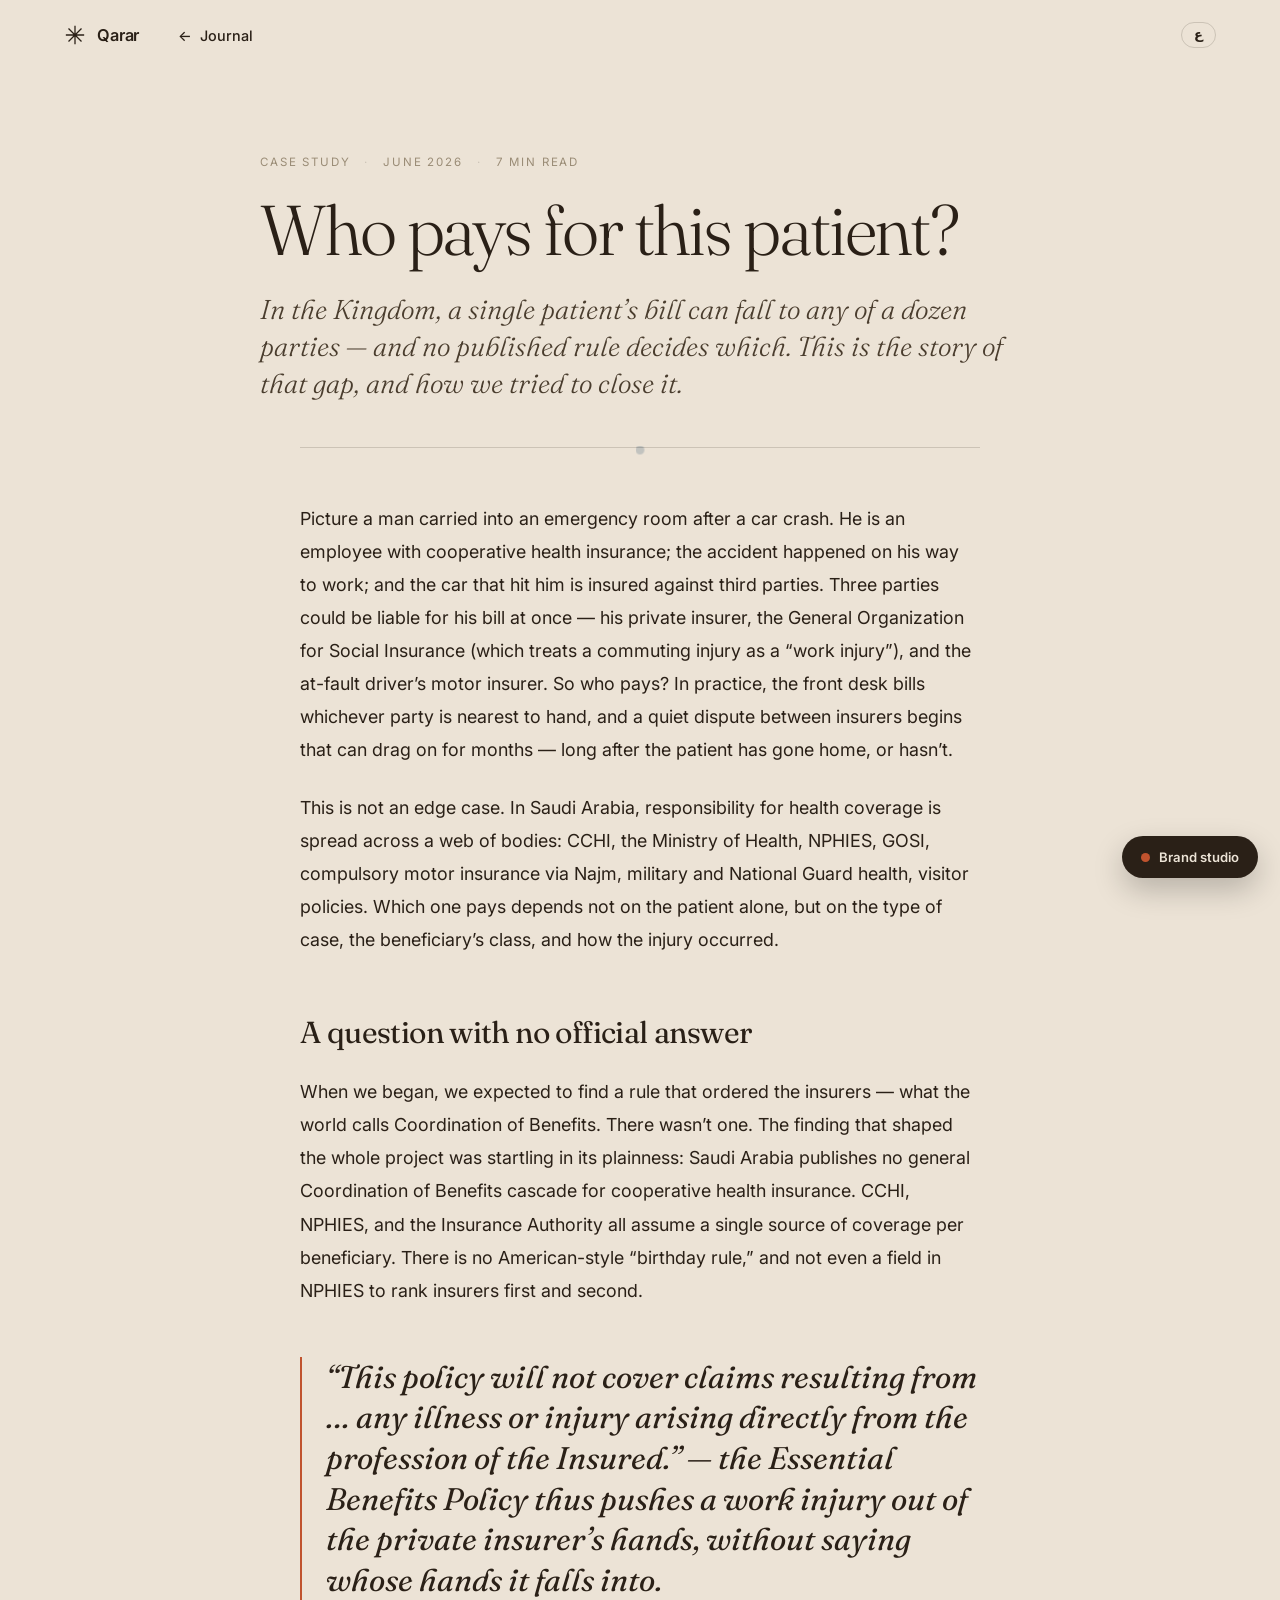
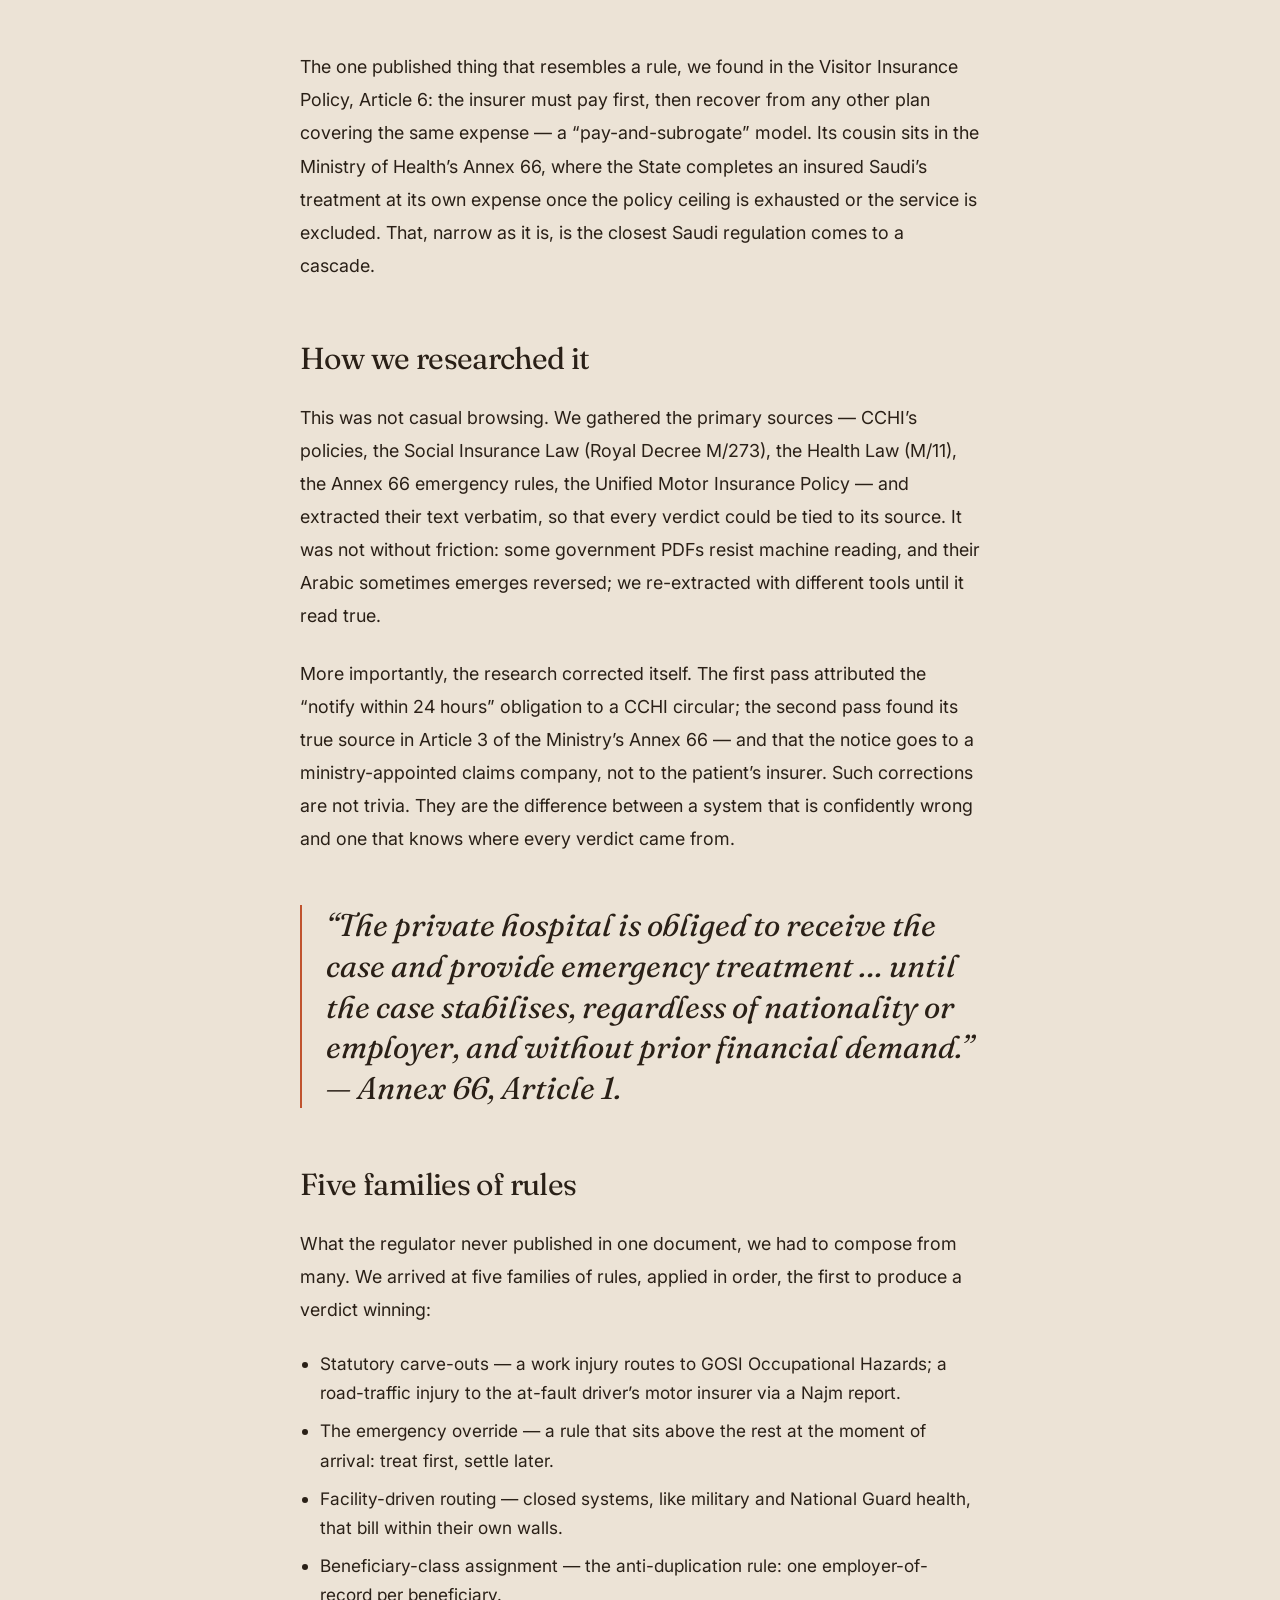
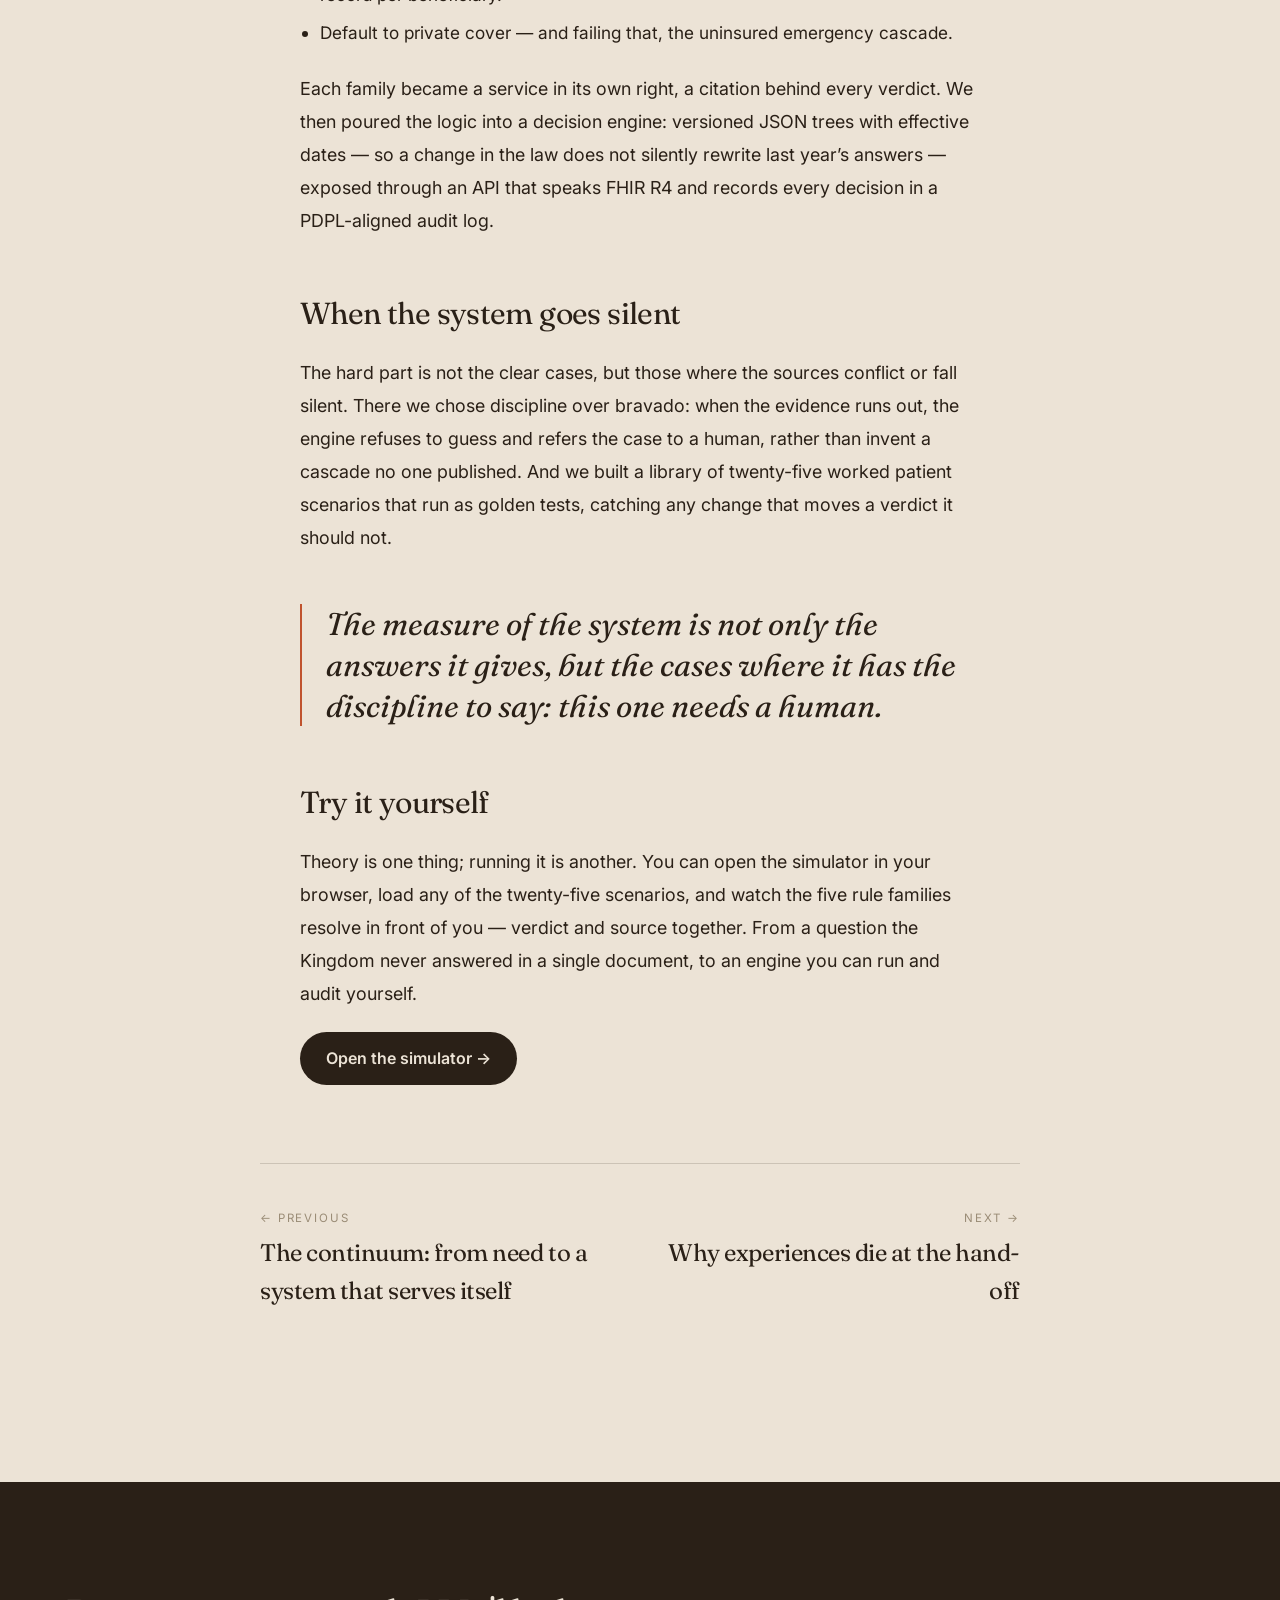
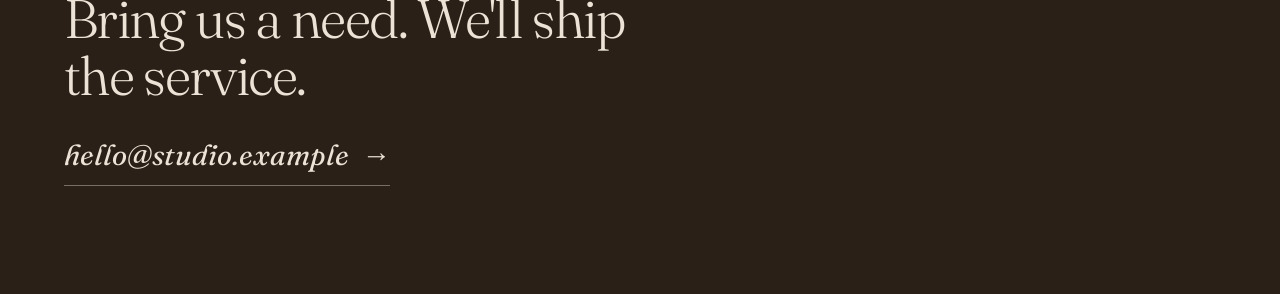
<file: article.html>
<!DOCTYPE html>
<html lang="en" dir="ltr">
<head>
<meta charset="UTF-8"/>
<meta name="viewport" content="width=device-width, initial-scale=1.0"/>
<!-- Article page — content from journal.js, opened via ?id=... -->
<title>Journal — Qarar</title>
<link rel="preconnect" href="https://fonts.googleapis.com">
<link rel="preconnect" href="https://fonts.gstatic.com" crossorigin>
<link href="https://fonts.googleapis.com/css2?family=Fraunces:ital,opsz,wght@0,9..144,300..600;1,9..144,300..500&family=Inter:wght@400;500;600&family=Manrope:wght@400;500;600&family=Space+Grotesk:wght@400;500;600&family=Plus+Jakarta+Sans:wght@400;500;600&display=swap" rel="stylesheet">
<link rel="stylesheet" href="studio.css">
<style>
.nav .back{display:flex;align-items:center;gap:8px;font-family:var(--sans);font-size:.9rem;font-weight:500}
.nav .back .ar{transition:transform .35s ease}
.nav .back:hover .ar{transform:translateX(-4px)}
.acta{background:var(--ink);color:var(--bg);padding-block:clamp(70px,12vh,140px);margin-top:clamp(40px,7vh,80px)}
.acta h2{font-family:var(--serif);font-weight:300;letter-spacing:-.03em;line-height:1.05;font-size:clamp(1.8rem,5vw,3.4rem);max-width:18ch;margin-bottom:28px}
.acta a{display:inline-flex;align-items:center;gap:12px;font-family:var(--serif);font-style:italic;font-size:clamp(1.2rem,2.6vw,1.8rem);border-bottom:1px solid color-mix(in srgb,var(--bg) 40%,transparent);padding-bottom:7px;transition:gap .4s,border-color .4s}
.acta a:hover{gap:24px;border-color:var(--bg)}
</style>
<!-- CXPinsight — engagement SDK + the studio's own events -->
<script src="insight.js"></script>
</head>
<body data-theme="sand" data-texture="none" data-type="inter">

<nav class="nav">
  <div class="nav-left">
    <a class="brand" href="index.html" data-cursor>
      <span class="mark"><svg width="22" height="22" viewBox="0 0 24 24" fill="none"><path d="M12 2v20M2 12h20M4.9 4.9l14.2 14.2M19.1 4.9L4.9 19.1" stroke="currentColor" stroke-width="1.4"/></svg></span>
      <span data-brand>Qarar</span>
    </a>
    <a class="back" href="index.html#journal" data-cursor><span class="ar">←</span> Journal</a>
  </div>
  <a class="lang" id="langToggle" href="index.ar.html" data-cursor>ع</a>
</nav>

<main class="article wrap" id="article"></main>

<script src="journal.js"></script>
<script>
(function(){
  const posts = window.JOURNAL||[];
  const id = new URLSearchParams(location.search).get('id');
  let idx = posts.findIndex(p=>p.id===id);
  if(idx<0) idx=0;
  const p = posts[idx];
  const prev = posts[(idx-1+posts.length)%posts.length];
  const next = posts[(idx+1)%posts.length];
  document.title = (p?p.title:'Journal') + ' — ' + (window.BRAND||'Studio');
  const lt = document.getElementById('langToggle'); if(lt) lt.href = p ? `article.ar.html?id=${encodeURIComponent(p.id)}` : 'index.ar.html';

  const block = b => b.t==='h2' ? `<h2>${b.x}</h2>`
    : b.t==='quote' ? `<blockquote>${b.x}</blockquote>`
    : b.t==='ul' ? `<ul>${(b.items||[]).map(i=>`<li>${i}</li>`).join('')}</ul>`
    : b.t==='btn' ? `<a class="prose-btn" href="${b.href}" target="_blank" rel="noopener">${b.x}</a>`
    : `<p>${b.x}</p>`;

  document.getElementById('article').innerHTML = p ? `
    <header class="art-head reveal">
      <div class="art-meta"><span>${p.tag}</span><span class="dot">·</span><span>${p.date}</span><span class="dot">·</span><span>${p.read}</span></div>
      <h1>${p.title}</h1>
      <p class="art-dek">${p.dek}</p>
    </header>
    ${p.img ? `<figure class="art-hero reveal"><img src="${p.img}" alt=""/></figure>` : ''}
    <div class="prose reveal" data-d="1">${p.body.map(block).join('')}</div>
    <nav class="anav">
      <a class="prev" href="article.html?id=${encodeURIComponent(prev.id)}" data-cursor><span class="dir">← Previous</span><span class="t">${prev.title}</span></a>
      <a class="next" href="article.html?id=${encodeURIComponent(next.id)}" data-cursor><span class="dir">Next →</span><span class="t">${next.title}</span></a>
    </nav>
  ` : `<div class="art-head"><h1>Article not found.</h1><p class="art-dek"><a href="index.html#journal" style="border-bottom:1px solid var(--accent)">Back to the journal →</a></p></div>`;
})();
</script>
<section class="acta">
  <div class="wrap"><h2>Bring us a need. We'll ship the service.</h2><a href="mailto:hello@studio.example" data-cursor>hello@studio.example&nbsp; →</a></div>
</section>
<script src="studio.js"></script>
</body>
</html>
</file>
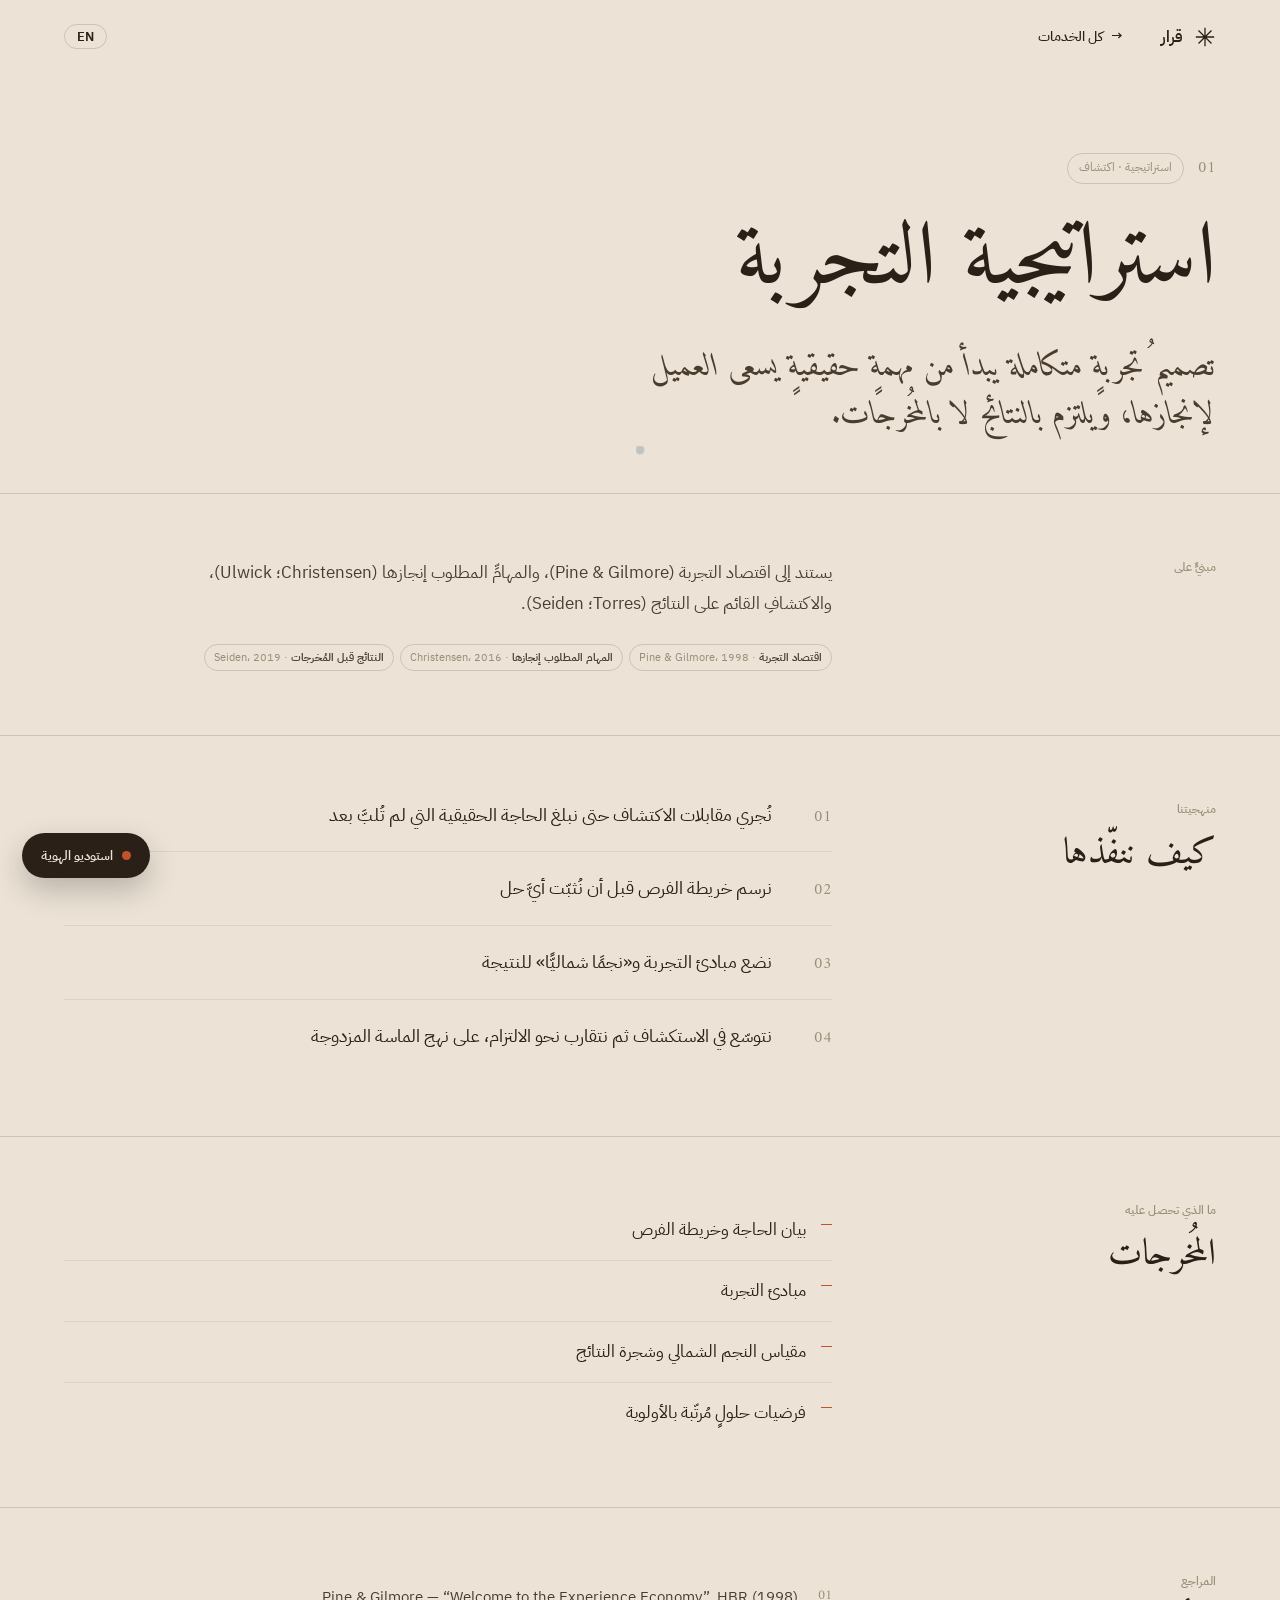
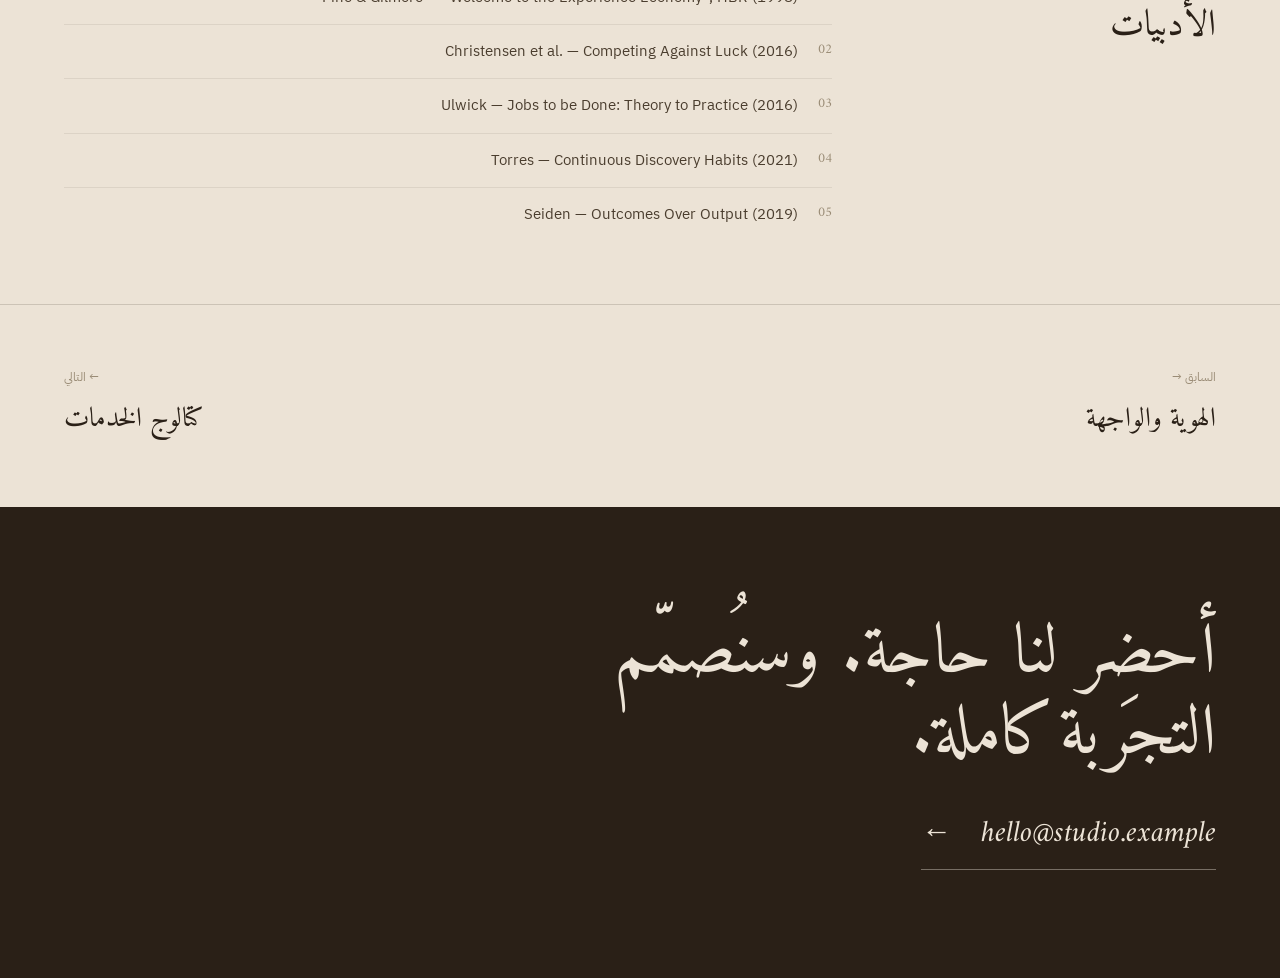
<file: capability.ar.html>
<!DOCTYPE html>
<html lang="ar" dir="rtl">
<head>
<meta charset="UTF-8"/>
<meta name="viewport" content="width=device-width, initial-scale=1.0"/>
<title>قدرة — قرار</title>
<link rel="preconnect" href="https://fonts.googleapis.com">
<link rel="preconnect" href="https://fonts.gstatic.com" crossorigin>
<link href="https://fonts.googleapis.com/css2?family=Amiri:ital,wght@0,400;0,700;1,400&family=IBM+Plex+Sans+Arabic:wght@400;500;600&family=Tajawal:wght@400;500;700&family=Cairo:wght@400;500;600&family=Almarai:wght@400;700&display=swap" rel="stylesheet">
<link rel="stylesheet" href="studio.css">
<link rel="stylesheet" href="studio.ar.css">
<style>
.nav .back{display:flex;align-items:center;gap:8px;font-family:var(--sans);font-size:.9rem;font-weight:500}
.nav .back .ar{transition:transform .35s ease}
.nav .back:hover .ar{transform:translateX(-4px)}

.dhero{padding-top:clamp(120px,17vh,200px);padding-bottom:clamp(36px,6vh,72px)}
.dhero .kicker{display:flex;align-items:center;gap:14px;margin-bottom:26px}
.dhero .kicker .no{font-family:var(--serif);font-size:1rem;color:var(--muted)}
.dhero .kicker .tag{font-size:.72rem;color:var(--muted);border:1px solid var(--line);border-radius:999px;padding:4px 11px}
.dhero h1{font-family:var(--serif);letter-spacing:-0.03em;line-height:1.15;font-size:clamp(2.4rem,7vw,5.6rem);max-width:18ch}
.dhero .lead{margin-top:30px;font-family:var(--serif);font-style:italic;font-size:clamp(1.3rem,2.8vw,2rem);line-height:1.5;color:var(--ink-soft);max-width:36ch}

.drow{display:grid;grid-template-columns:minmax(0,1fr) minmax(0,2.5fr);gap:clamp(22px,6vw,90px);padding-block:clamp(40px,7vh,78px);border-top:1px solid var(--line);align-items:start}
.drow .lbl{position:sticky;top:96px;display:flex;flex-direction:column;gap:12px}
.drow h2{font-family:var(--serif);font-size:clamp(1.5rem,3vw,2.3rem);letter-spacing:-0.02em;line-height:1.2}
.basis-txt{font-size:1.08rem;color:var(--ink-soft);max-width:64ch;margin-bottom:22px}

.alist{list-style:none}
.alist li{display:grid;grid-template-columns:42px 1fr;gap:18px;padding:20px 0;border-top:1px solid var(--line-soft);align-items:baseline}
.alist li:first-child{border-top:none;padding-top:0}
.alist .an{font-family:var(--serif);color:var(--muted);font-size:1rem}
.alist .at{font-size:1.12rem;color:var(--ink)}

.dlist{list-style:none;display:flex;flex-direction:column;gap:0}
.dlist li{padding:15px 26px 15px 0;position:relative;color:var(--ink);border-top:1px solid var(--line-soft);font-size:1.05rem}
.dlist li:first-child{border-top:none}
.dlist li::before{content:"";position:absolute;right:0;top:24px;width:11px;height:1px;background:var(--accent)}

.reflist{list-style:none}
.reflist li{font-size:.95rem;color:var(--ink-soft);padding:13px 0;border-top:1px solid var(--line-soft);display:grid;grid-template-columns:24px 1fr;gap:10px}
.reflist li:first-child{border-top:none}
.reflist .rn{font-family:var(--serif);color:var(--muted);font-size:.85rem}
.reflist li span:last-child{direction:ltr;text-align:right}

.dnav{display:flex;justify-content:space-between;gap:20px;padding-block:clamp(40px,7vh,70px);border-top:1px solid var(--line)}
.dnav a{display:flex;flex-direction:column;gap:6px;max-width:46%}
.dnav .dir{font-size:.72rem;color:var(--muted)}
.dnav .t{font-family:var(--serif);font-size:clamp(1.2rem,2.4vw,1.7rem);letter-spacing:-.02em;transition:color .3s}
.dnav a:hover .t{color:var(--accent)}
.dnav .next{align-items:flex-end;text-align:left}

.dcta{background:var(--ink);color:var(--bg);padding-block:clamp(70px,12vh,140px);transition:background .5s,color .5s}
.dcta h2{font-family:var(--serif);letter-spacing:-.03em;line-height:1.15;font-size:clamp(2rem,6vw,4.4rem);max-width:18ch;margin-bottom:30px}
.dcta a{display:inline-flex;align-items:center;gap:12px;font-family:var(--serif);font-style:italic;font-size:clamp(1.2rem,2.6vw,1.9rem);border-bottom:1px solid color-mix(in srgb,var(--bg) 40%,transparent);padding-bottom:7px;transition:gap .4s,border-color .4s}
.dcta a:hover{gap:24px;border-color:var(--bg)}

@media (max-width:760px){ .drow{grid-template-columns:1fr;gap:14px} .drow .lbl{position:static} }
@media (max-width:680px){ .dhero{padding-top:104px} .dnav a{max-width:48%} }
</style>
<!-- CXPinsight — engagement SDK + the studio's own events -->
<script src="insight.js"></script>
</head>
<body data-theme="sand" data-texture="none" data-type="plex">

<nav class="nav">
  <div class="nav-left">
    <a class="brand" href="index.ar.html" data-cursor>
      <span class="mark"><svg width="22" height="22" viewBox="0 0 24 24" fill="none"><path d="M12 2v20M2 12h20M4.9 4.9l14.2 14.2M19.1 4.9L4.9 19.1" stroke="currentColor" stroke-width="1.4"/></svg></span>
      <span data-brand>قرار</span>
    </a>
    <a class="back" href="index.ar.html#work" data-cursor><span class="ar">→</span> كل الخدمات</a>
  </div>
  <a class="lang" id="langToggle" href="index.html" data-cursor>EN</a>
</nav>

<main id="detail"></main>

<script src="capabilities.ar.js"></script>
<script>
(function(){
  const caps = window.CAPABILITIES||[];
  const params = new URLSearchParams(location.search);
  const id = params.get('id');
  let idx = caps.findIndex(c=>c.id===id);
  if(idx<0) idx=0;
  const c = caps[idx];
  const prev = caps[(idx-1+caps.length)%caps.length];
  const next = caps[(idx+1)%caps.length];
  document.title = (c?c.title:'قدرة') + ' — ' + (window.BRAND||'الاستوديو');
  const lt = document.getElementById('langToggle'); if(lt) lt.href = c ? `capability.html?id=${encodeURIComponent(c.id)}` : 'index.html';

  const esc = s => (s==null?'':String(s));
  const li = (arr,fn)=>arr.map(fn).join('');

  document.getElementById('detail').innerHTML = c ? `
    <header class="dhero wrap">
      <div class="kicker"><span class="no">${esc(c.no)}</span><span class="tag">${esc(c.tag)}</span></div>
      <h1 class="reveal">${esc(c.title)}</h1>
      <p class="lead reveal" data-d="1">${esc(c.lead)}</p>
    </header>

    <section class="drow wrap">
      <div class="lbl"><span class="label">مبنيٌّ على</span></div>
      <div>
        <p class="basis-txt reveal">${esc(c.basis)}</p>
        <div class="cite reveal" data-d="1">${li(c.cites||[],x=>`<span class="c"><b>${esc(x[0])}</b> · ${esc(x[1])}</span>`)}</div>
      </div>
    </section>

    <section class="drow wrap">
      <div class="lbl"><span class="label">منهجيتنا</span><h2>كيف ننفّذها</h2></div>
      <ul class="alist reveal">
        ${li(c.approach||[],(t,i)=>`<li><span class="an">${String(i+1).padStart(2,'0')}</span><span class="at">${esc(t)}</span></li>`)}
      </ul>
    </section>

    <section class="drow wrap">
      <div class="lbl"><span class="label">ما الذي تحصل عليه</span><h2>المُخرجات</h2></div>
      <ul class="dlist reveal">
        ${li(c.deliverables||[],t=>`<li>${esc(t)}</li>`)}
      </ul>
    </section>

    <section class="drow wrap">
      <div class="lbl"><span class="label">المراجع</span><h2>الأدبيات</h2></div>
      <ul class="reflist reveal">
        ${li(c.references||[],(t,i)=>`<li><span class="rn">${String(i+1).padStart(2,'0')}</span><span>${esc(t)}</span></li>`)}
      </ul>
    </section>

    <nav class="dnav wrap">
      <a class="prev" href="capability.ar.html?id=${encodeURIComponent(prev.id)}" data-cursor><span class="dir">السابق →</span><span class="t">${esc(prev.title)}</span></a>
      <a class="next" href="capability.ar.html?id=${encodeURIComponent(next.id)}" data-cursor><span class="dir">← التالي</span><span class="t">${esc(next.title)}</span></a>
    </nav>

    <section class="dcta">
      <div class="wrap">
        <h2>أحضِر لنا حاجة. وسنُصمّم التجربة كاملة.</h2>
        <a href="mailto:hello@studio.example" data-cursor><span class="lt">hello@studio.example</span>&nbsp; ←</a>
      </div>
    </section>
  ` : `<div class="dhero wrap"><h1>القدرة غير موجودة.</h1><p class="lead"><a href="index.ar.html#work" style="border-bottom:1px solid var(--accent)">العودة إلى ما نصنعه ←</a></p></div>`;
})();
</script>
<script src="studio.js"></script>
</body>
</html>
</file>
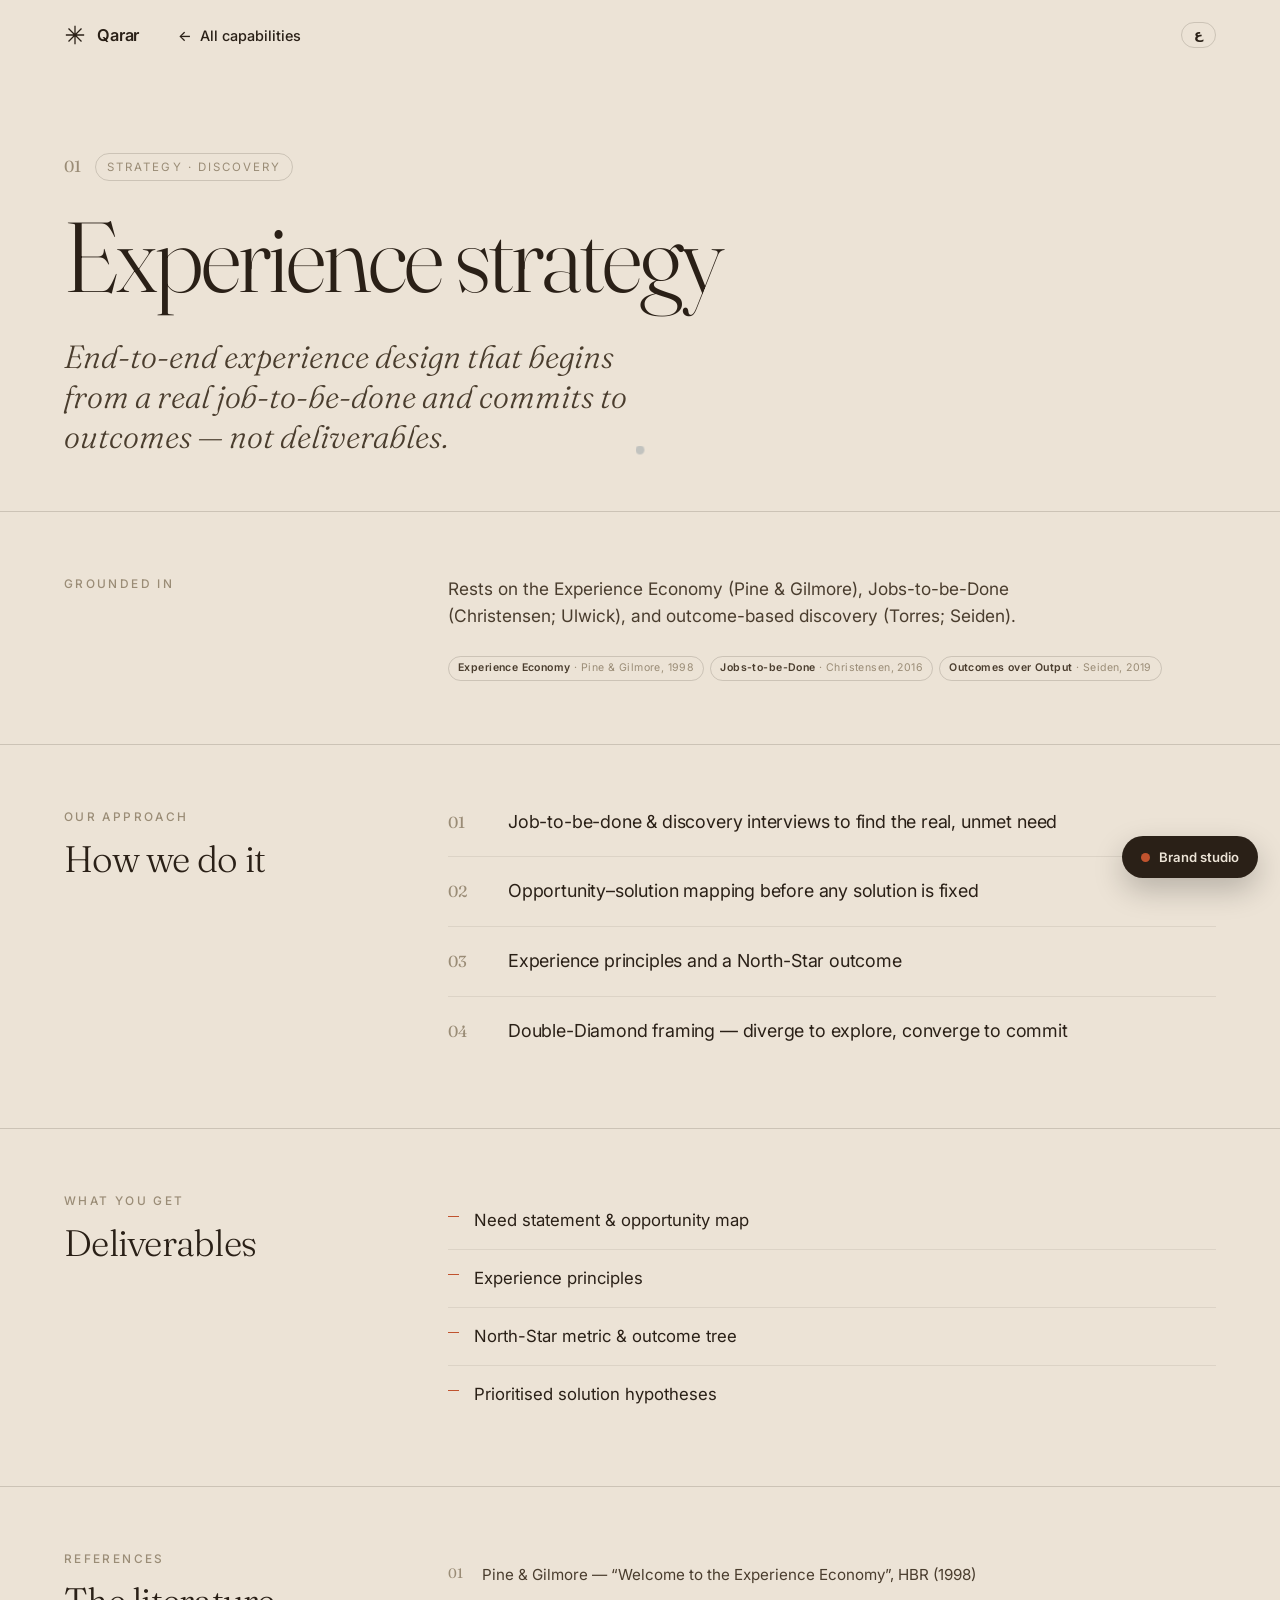
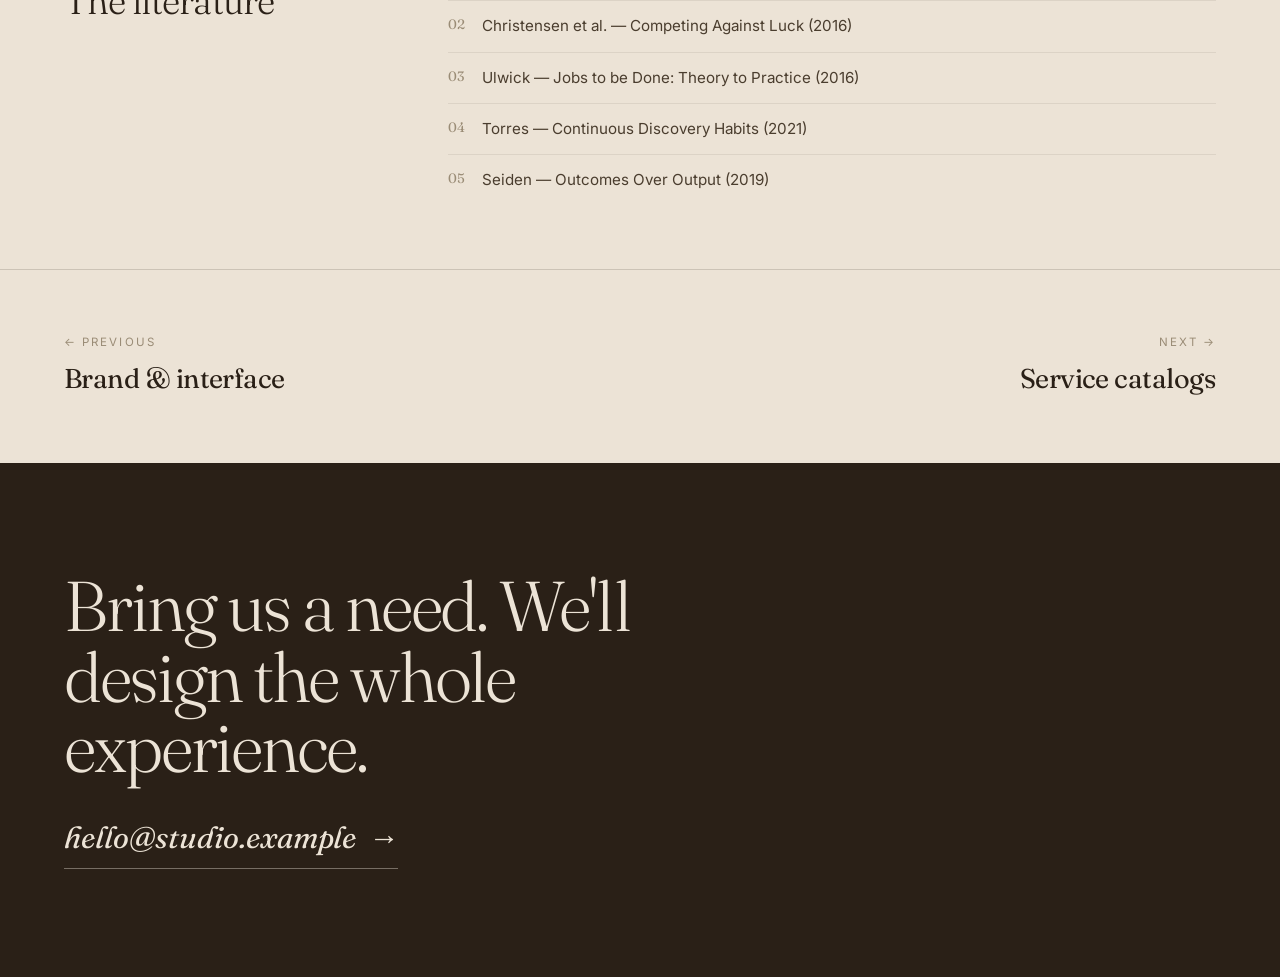
<file: capability.html>
<!DOCTYPE html>
<html lang="en" dir="ltr">
<head>
<meta charset="UTF-8"/>
<meta name="viewport" content="width=device-width, initial-scale=1.0"/>
<!-- Capability detail page — content from capabilities.js, opened via ?id=... -->
<title>Capability — Qarar</title>
<link rel="preconnect" href="https://fonts.googleapis.com">
<link rel="preconnect" href="https://fonts.gstatic.com" crossorigin>
<link href="https://fonts.googleapis.com/css2?family=Fraunces:ital,opsz,wght@0,9..144,300..600;1,9..144,300..500&family=Inter:wght@400;500;600&family=Manrope:wght@400;500;600&family=Space+Grotesk:wght@400;500;600&family=Plus+Jakarta+Sans:wght@400;500;600&display=swap" rel="stylesheet">
<link rel="stylesheet" href="studio.css">
<style>
/* ===== PAGE-SPECIFIC (capability detail) ===== */
.nav .back{display:flex;align-items:center;gap:8px;font-family:var(--sans);font-size:.9rem;font-weight:500}
.nav .back .ar{transition:transform .35s ease}
.nav .back:hover .ar{transform:translateX(-4px)}

.dhero{padding-top:clamp(120px,17vh,200px);padding-bottom:clamp(36px,6vh,72px)}
.dhero .kicker{display:flex;align-items:center;gap:14px;margin-bottom:26px}
.dhero .kicker .no{font-family:var(--serif);font-size:1rem;color:var(--muted)}
.dhero .kicker .tag{font-size:.72rem;letter-spacing:.18em;text-transform:uppercase;color:var(--muted);border:1px solid var(--line);border-radius:999px;padding:4px 11px}
.dhero h1{font-family:var(--serif);font-weight:300;letter-spacing:-0.03em;line-height:1.0;font-size:clamp(2.6rem,8vw,6.2rem);max-width:16ch}
.dhero .lead{margin-top:30px;font-family:var(--serif);font-weight:300;font-style:italic;font-size:clamp(1.3rem,2.8vw,2rem);line-height:1.25;color:var(--ink-soft);max-width:30ch}

.drow{display:grid;grid-template-columns:minmax(0,1fr) minmax(0,2.5fr);gap:clamp(22px,6vw,90px);padding-block:clamp(40px,7vh,78px);border-top:1px solid var(--line);align-items:start}
.drow .lbl{position:sticky;top:96px;display:flex;flex-direction:column;gap:12px}
.drow h2{font-family:var(--serif);font-weight:300;font-size:clamp(1.5rem,3vw,2.3rem);letter-spacing:-0.02em;line-height:1.1}
.basis-txt{font-size:1.08rem;color:var(--ink-soft);max-width:60ch;margin-bottom:22px}

.alist{list-style:none}
.alist li{display:grid;grid-template-columns:42px 1fr;gap:18px;padding:20px 0;border-top:1px solid var(--line-soft);align-items:baseline}
.alist li:first-child{border-top:none;padding-top:0}
.alist .an{font-family:var(--serif);color:var(--muted);font-size:1rem}
.alist .at{font-size:1.12rem;color:var(--ink);letter-spacing:-.01em}

.dlist{list-style:none;display:flex;flex-direction:column;gap:0}
.dlist li{padding:15px 0 15px 26px;position:relative;color:var(--ink);border-top:1px solid var(--line-soft);font-size:1.05rem}
.dlist li:first-child{border-top:none}
.dlist li::before{content:"";position:absolute;left:0;top:24px;width:11px;height:1px;background:var(--accent)}

.reflist{list-style:none}
.reflist li{font-size:.95rem;color:var(--ink-soft);padding:13px 0;border-top:1px solid var(--line-soft);display:grid;grid-template-columns:24px 1fr;gap:10px}
.reflist li:first-child{border-top:none}
.reflist .rn{font-family:var(--serif);color:var(--muted);font-size:.85rem}

.dnav{display:flex;justify-content:space-between;gap:20px;padding-block:clamp(40px,7vh,70px);border-top:1px solid var(--line)}
.dnav a{display:flex;flex-direction:column;gap:6px;max-width:46%}
.dnav .dir{font-size:.72rem;letter-spacing:.18em;text-transform:uppercase;color:var(--muted)}
.dnav .t{font-family:var(--serif);font-size:clamp(1.2rem,2.4vw,1.7rem);letter-spacing:-.02em;transition:color .3s}
.dnav a:hover .t{color:var(--accent)}
.dnav .next{align-items:flex-end;text-align:right;margin-left:auto}

.dcta{background:var(--ink);color:var(--bg);padding-block:clamp(70px,12vh,140px);transition:background .5s,color .5s}
.dcta h2{font-family:var(--serif);font-weight:300;letter-spacing:-.03em;line-height:1;font-size:clamp(2rem,6vw,4.4rem);max-width:16ch;margin-bottom:30px}
.dcta a{display:inline-flex;align-items:center;gap:12px;font-family:var(--serif);font-style:italic;font-size:clamp(1.2rem,2.6vw,1.9rem);border-bottom:1px solid color-mix(in srgb,var(--bg) 40%,transparent);padding-bottom:7px;transition:gap .4s,border-color .4s}
.dcta a:hover{gap:24px;border-color:var(--bg)}

@media (max-width:760px){ .drow{grid-template-columns:1fr;gap:14px} .drow .lbl{position:static} }
@media (max-width:680px){ .dhero{padding-top:104px} .dnav a{max-width:48%} }
</style>
<!-- CXPinsight — engagement SDK + the studio's own events -->
<script src="insight.js"></script>
</head>
<body data-theme="sand" data-texture="none" data-type="inter">

<nav class="nav">
  <div class="nav-left">
    <a class="brand" href="index.html" data-cursor>
      <span class="mark"><svg width="22" height="22" viewBox="0 0 24 24" fill="none"><path d="M12 2v20M2 12h20M4.9 4.9l14.2 14.2M19.1 4.9L4.9 19.1" stroke="currentColor" stroke-width="1.4"/></svg></span>
      <span data-brand>Qarar</span>
    </a>
    <a class="back" href="index.html#work" data-cursor><span class="ar">←</span> All capabilities</a>
  </div>
  <a class="lang" id="langToggle" href="index.ar.html" data-cursor>ع</a>
</nav>

<main id="detail"></main>

<script src="capabilities.js"></script>
<script>
(function(){
  const caps = window.CAPABILITIES||[];
  const params = new URLSearchParams(location.search);
  const id = params.get('id');
  let idx = caps.findIndex(c=>c.id===id);
  if(idx<0) idx=0;
  const c = caps[idx];
  const prev = caps[(idx-1+caps.length)%caps.length];
  const next = caps[(idx+1)%caps.length];
  document.title = (c?c.title:'Capability') + ' — ' + (window.BRAND||'Studio');
  const lt = document.getElementById('langToggle'); if(lt) lt.href = c ? `capability.ar.html?id=${encodeURIComponent(c.id)}` : 'index.ar.html';

  const esc = s => (s==null?'':String(s));
  const li = (arr,cls,fn)=>arr.map(fn).join('');

  document.getElementById('detail').innerHTML = c ? `
    <header class="dhero wrap">
      <div class="kicker"><span class="no">${esc(c.no)}</span><span class="tag">${esc(c.tag)}</span></div>
      <h1 class="reveal">${esc(c.title)}</h1>
      <p class="lead reveal" data-d="1">${esc(c.lead)}</p>
    </header>

    <section class="drow wrap">
      <div class="lbl"><span class="label">Grounded in</span></div>
      <div>
        <p class="basis-txt reveal">${esc(c.basis)}</p>
        <div class="cite reveal" data-d="1">${li(c.cites||[],'',x=>`<span class="c"><b>${esc(x[0])}</b> · ${esc(x[1])}</span>`)}</div>
      </div>
    </section>

    <section class="drow wrap">
      <div class="lbl"><span class="label">Our approach</span><h2>How we do it</h2></div>
      <ul class="alist reveal">
        ${li(c.approach||[],'',(t,i)=>`<li><span class="an">${String(i+1).padStart(2,'0')}</span><span class="at">${esc(t)}</span></li>`)}
      </ul>
    </section>

    <section class="drow wrap">
      <div class="lbl"><span class="label">What you get</span><h2>Deliverables</h2></div>
      <ul class="dlist reveal">
        ${li(c.deliverables||[],'',t=>`<li>${esc(t)}</li>`)}
      </ul>
    </section>

    <section class="drow wrap">
      <div class="lbl"><span class="label">References</span><h2>The literature</h2></div>
      <ul class="reflist reveal">
        ${li(c.references||[],'',(t,i)=>`<li><span class="rn">${String(i+1).padStart(2,'0')}</span><span>${esc(t)}</span></li>`)}
      </ul>
    </section>

    <nav class="dnav wrap">
      <a class="prev" href="capability.html?id=${encodeURIComponent(prev.id)}" data-cursor><span class="dir">← Previous</span><span class="t">${esc(prev.title)}</span></a>
      <a class="next" href="capability.html?id=${encodeURIComponent(next.id)}" data-cursor><span class="dir">Next →</span><span class="t">${esc(next.title)}</span></a>
    </nav>

    <section class="dcta">
      <div class="wrap">
        <h2>Bring us a need. We'll design the whole experience.</h2>
        <a href="mailto:hello@studio.example" data-cursor>hello@studio.example&nbsp; →</a>
      </div>
    </section>
  ` : `<div class="dhero wrap"><h1>Capability not found.</h1><p class="lead"><a href="index.html#work" style="border-bottom:1px solid var(--accent)">Back to what we make →</a></p></div>`;
})();
</script>
<script src="studio.js"></script>
</body>
</html>
</file>
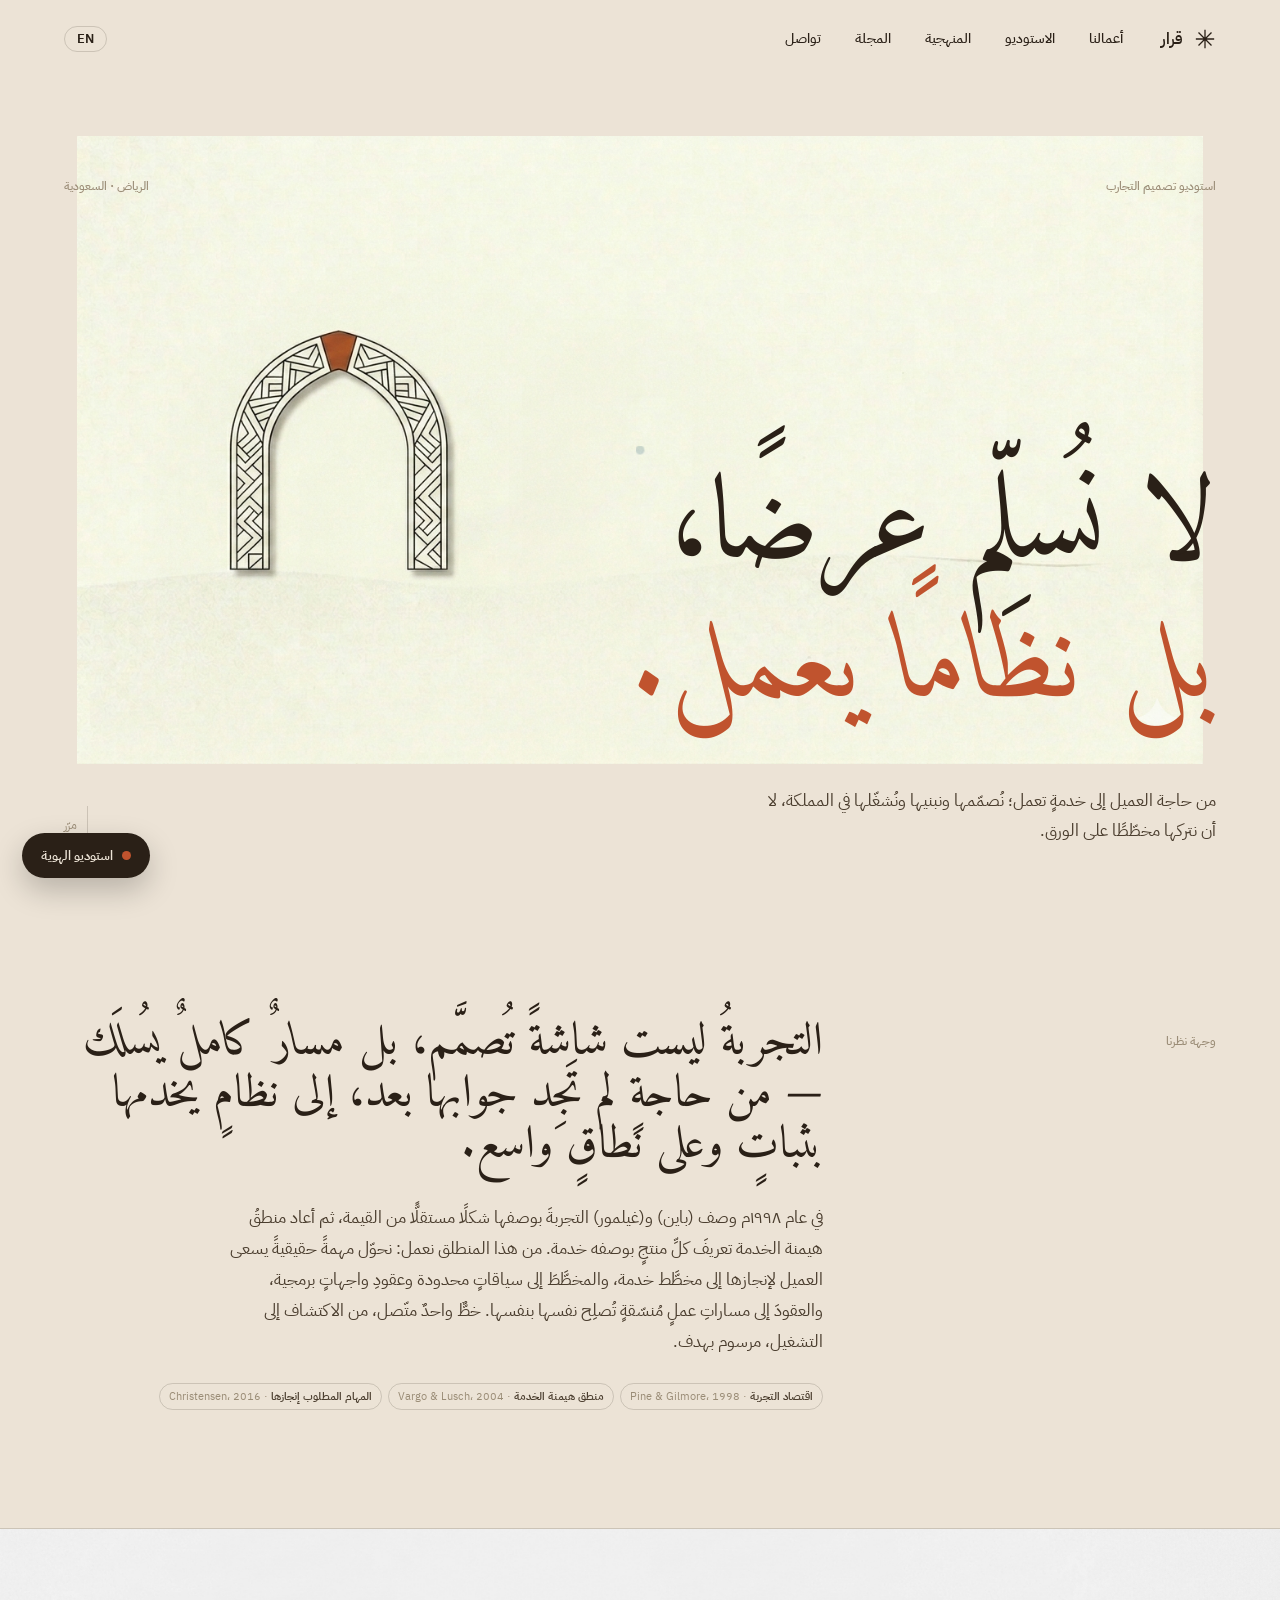
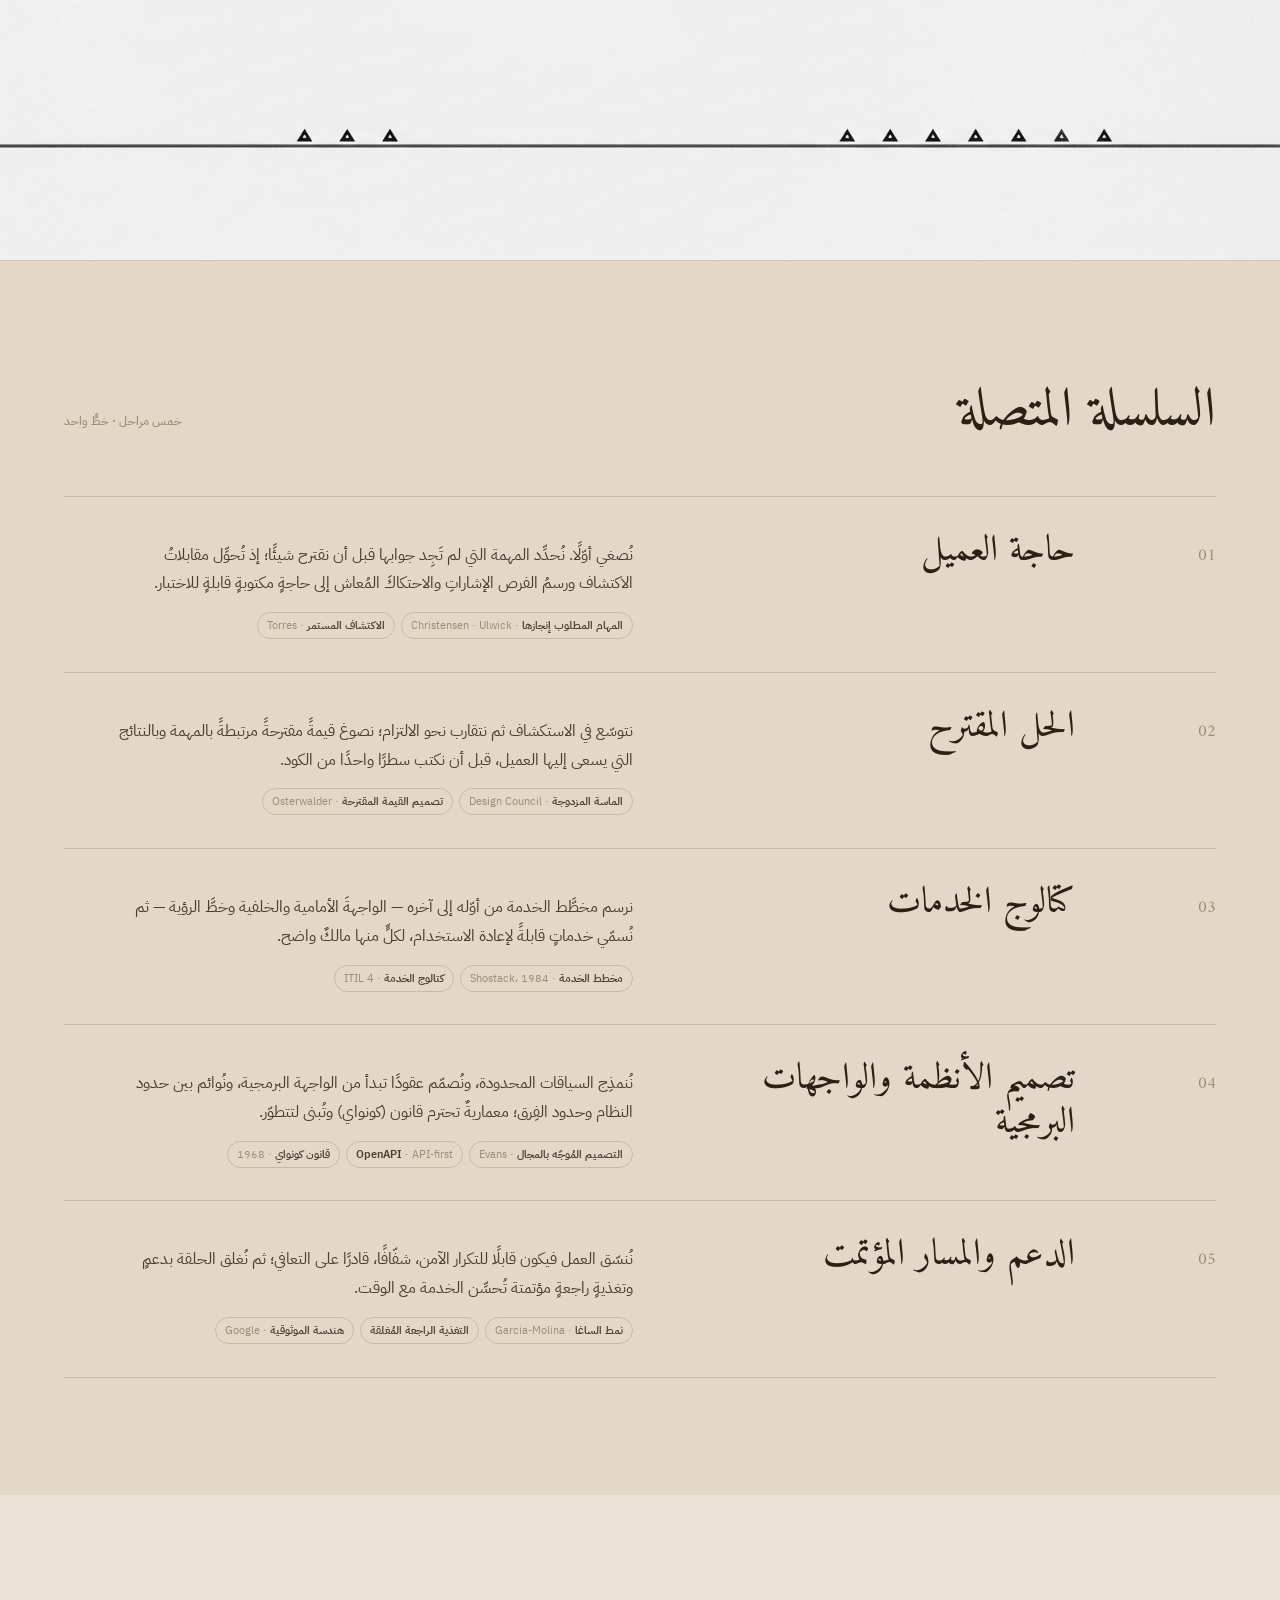
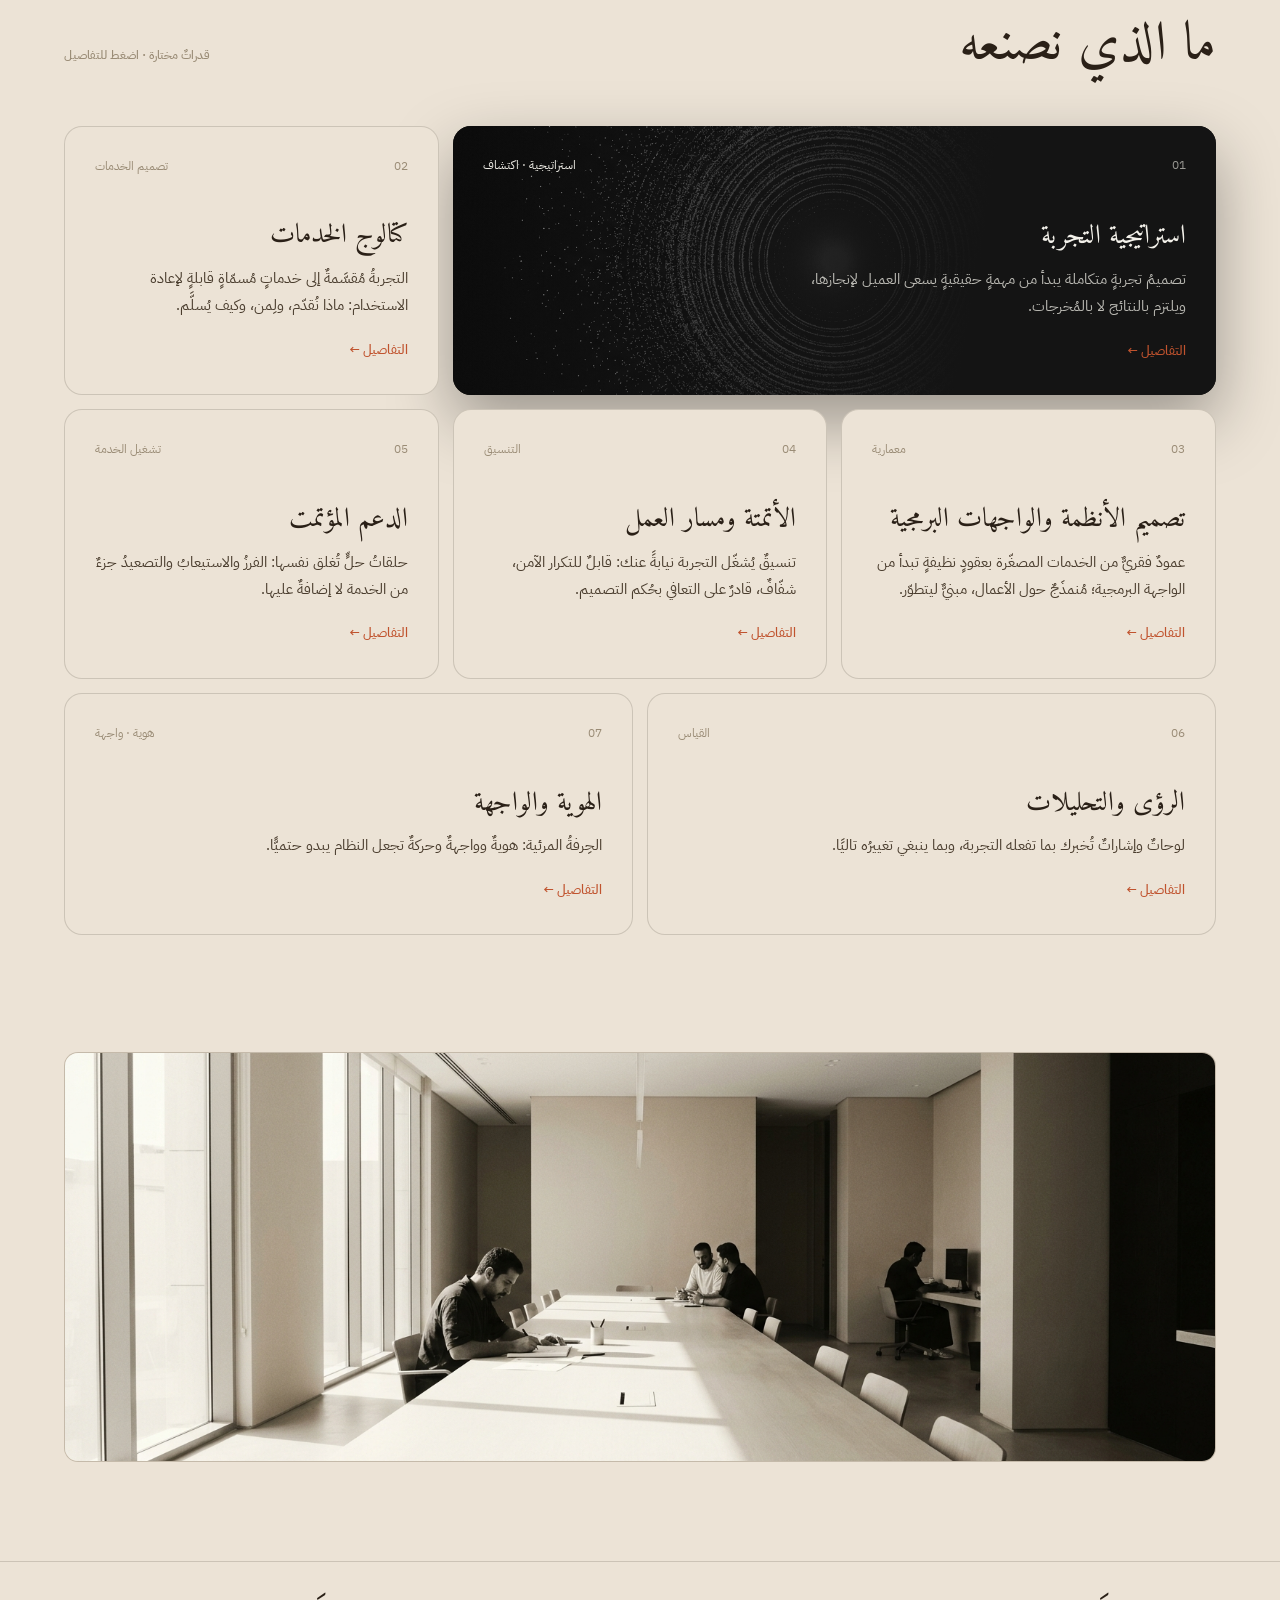
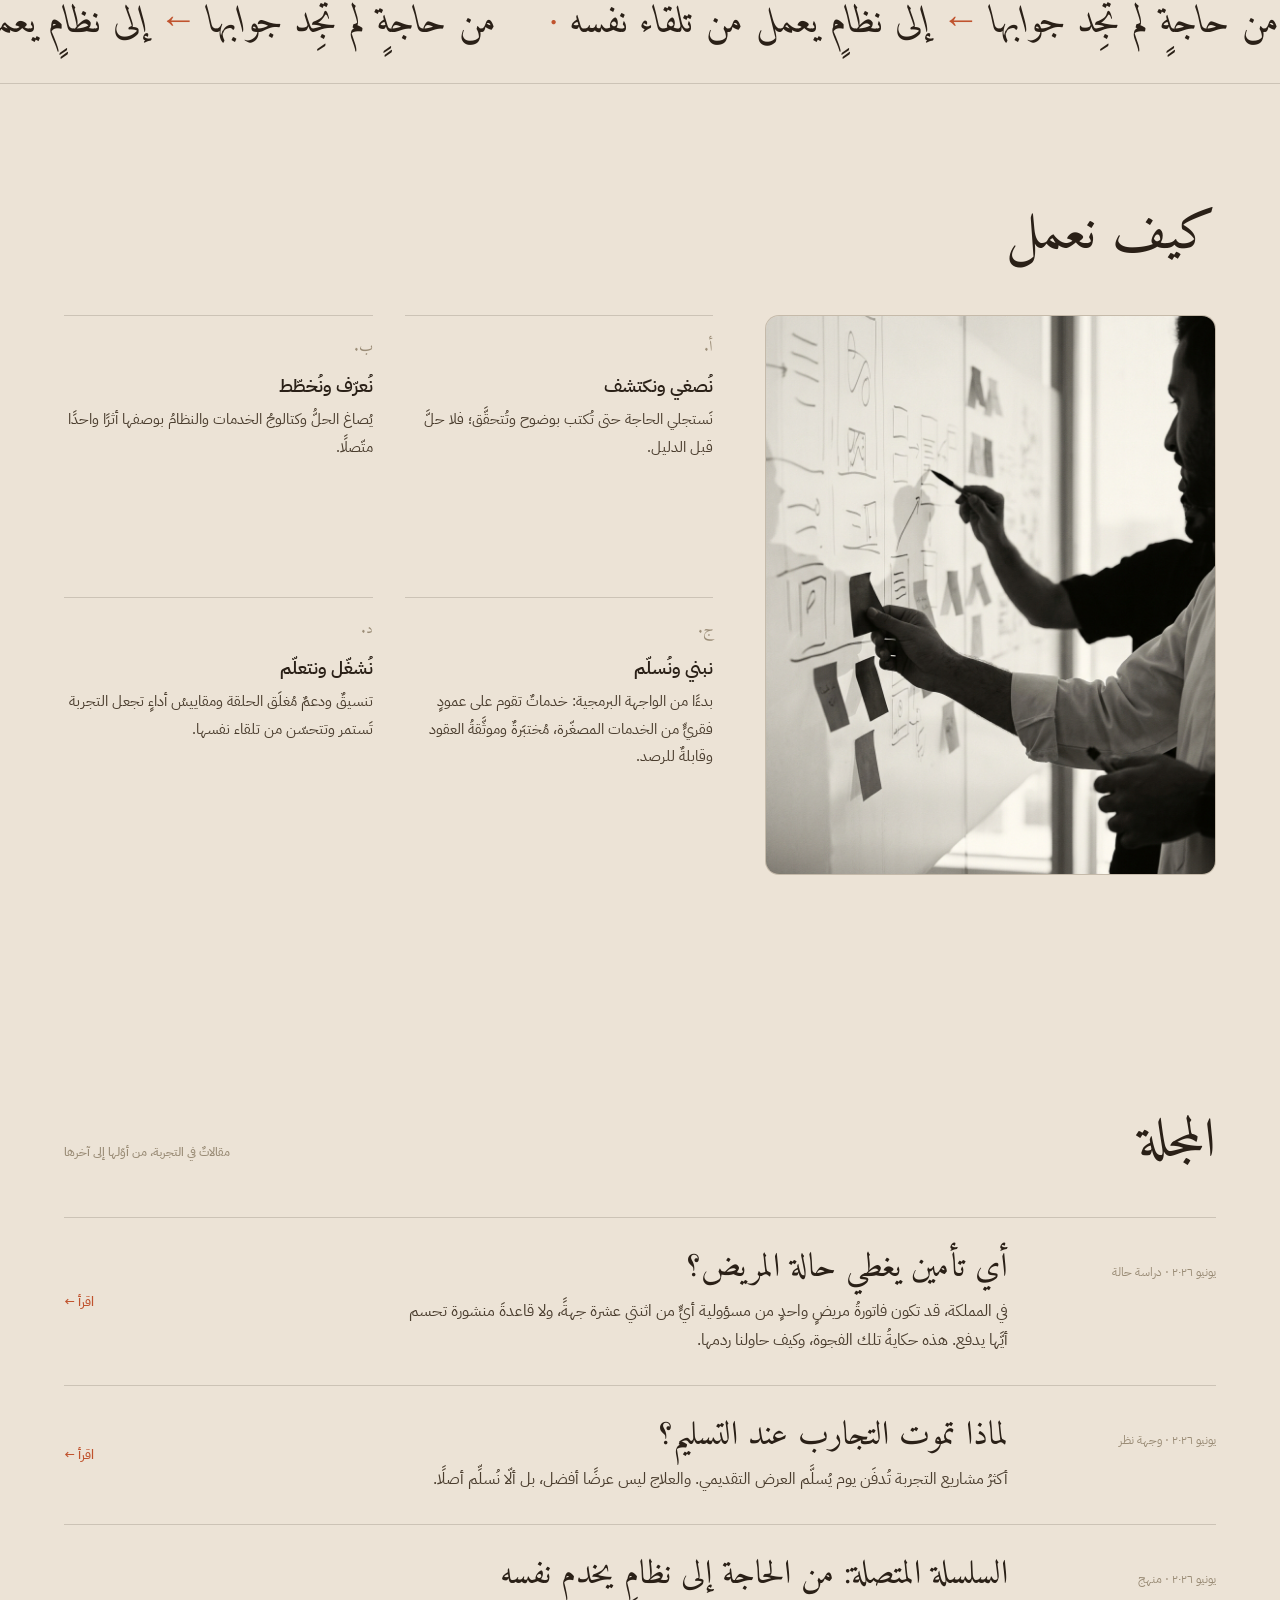
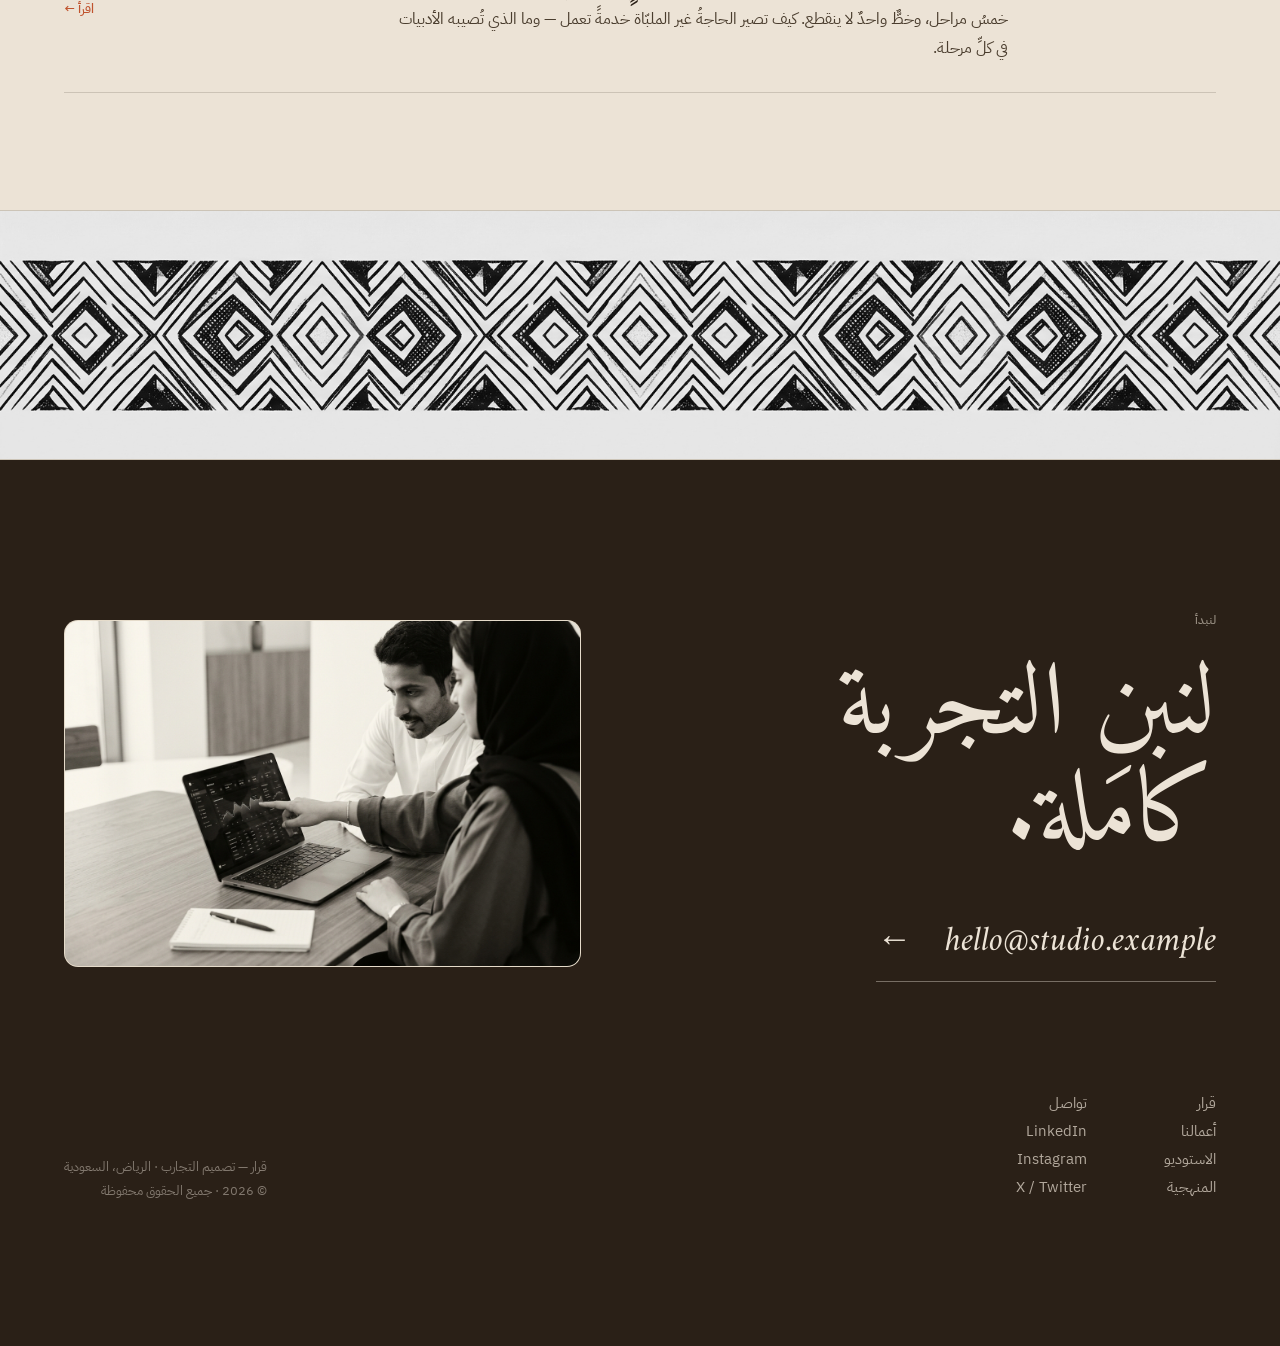
<file: index.ar.html>
<!DOCTYPE html>
<html lang="ar" dir="rtl">
<head>
<meta charset="UTF-8"/>
<meta name="viewport" content="width=device-width, initial-scale=1.0"/>
<!-- النسخة العربية — تشارك studio.css / studio.js / capabilities.ar.js -->
<title>قرار — تصميم التجارب</title>
<link rel="preconnect" href="https://fonts.googleapis.com">
<link rel="preconnect" href="https://fonts.gstatic.com" crossorigin>
<link href="https://fonts.googleapis.com/css2?family=Amiri:ital,wght@0,400;0,700;1,400&family=IBM+Plex+Sans+Arabic:wght@400;500;600&family=Tajawal:wght@400;500;700&family=Cairo:wght@400;500;600&family=Almarai:wght@400;700&display=swap" rel="stylesheet">
<link rel="stylesheet" href="studio.css">
<link rel="stylesheet" href="studio.ar.css">
<style>
/* ===== PAGE-SPECIFIC (landing) — identical layout to the EN page ===== */
.block{padding-block:clamp(80px,13vh,180px)}
.hero{min-height:100vh;min-height:100svh;display:flex;flex-direction:column;justify-content:flex-end;padding-top:140px;padding-bottom:6vh;position:relative}
.hero-kicker{display:flex;justify-content:space-between;flex-wrap:wrap;gap:16px;margin-bottom:auto;padding-top:4vh}
.hero h1{font-size:clamp(2.7rem,9.2vw,9rem);max-width:16ch}
.hero h1 .line{display:block;overflow:visible}
.hero h1 .line .clip{display:block;overflow:visible}
.hero h1 .line .clip > span{display:block;transform:translateY(38px);opacity:0;transition:transform 1.05s cubic-bezier(.16,1,.3,1),opacity .9s ease}
.hero.ready h1 .line .clip > span{transform:none;opacity:1}
.hero h1 .line:nth-child(2) .clip > span{transition-delay:.08s}
.hero h1 .line:nth-child(3) .clip > span{transition-delay:.16s}
.hero-foot{display:flex;justify-content:space-between;align-items:flex-end;flex-wrap:wrap;gap:24px;margin-top:48px}
.hero-foot p{max-width:46ch;color:var(--ink-soft);font-size:1.05rem}
.scrollcue{display:flex;align-items:center;gap:10px;font-size:0.72rem;color:var(--muted)}
.scrollcue .bar{width:1px;height:40px;background:var(--line);position:relative;overflow:hidden}
.scrollcue .bar::after{content:"";position:absolute;top:-40px;left:0;width:100%;height:40px;background:var(--ink);animation:cue 2.2s cubic-bezier(.7,0,.3,1) infinite}
@keyframes cue{0%{top:-40px}55%,100%{top:40px}}

.manifesto{display:grid;grid-template-columns:minmax(0,1fr) minmax(0,2.4fr);gap:clamp(24px,6vw,90px);align-items:start}
.manifesto .col-label{padding-top:14px;display:flex;flex-direction:column;gap:14px}
.manifesto h2{letter-spacing:-0.02em;line-height:1.12;font-size:clamp(1.7rem,3.6vw,3.3rem)}
.manifesto .sub{margin-top:30px;max-width:60ch;color:var(--ink-soft);font-size:1.08rem}
.manifesto .src{margin-top:26px}
@media (max-width:760px){ .manifesto{grid-template-columns:1fr;gap:18px} }

.continuum{background:var(--bg-2);transition:background .5s ease}
.continuum .head{display:flex;justify-content:space-between;align-items:baseline;flex-wrap:wrap;gap:16px;margin-bottom:50px}
.continuum .head h2{font-size:clamp(1.9rem,4.4vw,3.4rem);letter-spacing:-0.02em}
.step{display:grid;grid-template-columns:90px minmax(0,1.1fr) minmax(0,1.6fr);gap:clamp(16px,4vw,56px);align-items:baseline;padding:32px 0;border-top:1px solid var(--line);transition:padding-left .5s cubic-bezier(.16,1,.3,1)}
.step:last-child{border-bottom:1px solid var(--line)}
.step:hover{padding-left:18px}
.step .num{font-family:var(--serif);font-size:1.05rem;color:var(--muted)}
.step h3{font-size:clamp(1.5rem,3vw,2.3rem);letter-spacing:-0.02em;line-height:1.2}
.step .body p{color:var(--ink-soft);font-size:1rem;max-width:52ch}
.step .body .cite{margin-top:14px}
.step .arrow{display:inline-block;opacity:0;transition:.4s}
.step:hover .arrow{opacity:1;color:var(--accent)}
@media (max-width:760px){ .step{grid-template-columns:46px 1fr;gap:4px 16px}.step .body{grid-column:1/-1;margin-top:8px}.step .arrow{display:none} }

.work .head{display:flex;justify-content:space-between;align-items:baseline;flex-wrap:wrap;gap:16px;margin-bottom:46px}
.work .head h2{font-size:clamp(1.9rem,4.4vw,3.4rem);letter-spacing:-0.02em}
.bento{display:grid;grid-template-columns:repeat(6,1fr);grid-auto-rows:minmax(190px,auto);gap:14px}
.tile{border:1px solid var(--line);border-radius:18px;padding:30px;display:flex;flex-direction:column;justify-content:space-between;background:var(--bg);overflow:hidden;position:relative;transition:transform .55s cubic-bezier(.16,1,.3,1),background .45s,color .45s,border-color .45s,box-shadow .45s}
.tile:hover{transform:translateY(-6px);box-shadow:0 20px 50px rgba(0,0,0,.08)}
.tile.dark{background:var(--ink);color:var(--bg);border-color:var(--ink)}
.tile .t-top{display:flex;justify-content:space-between;align-items:flex-start;gap:12px}
.tile .t-no{font-family:var(--sans);font-size:0.72rem;color:var(--muted)}
.tile.dark .t-no{color:color-mix(in srgb,var(--bg) 60%,transparent)}
.tile h3{font-size:clamp(1.3rem,2.1vw,1.95rem);letter-spacing:-0.02em;line-height:1.25;margin-top:42px}
.tile p{font-size:0.95rem;color:var(--ink-soft);margin-top:12px;max-width:44ch}
.tile.dark p{color:color-mix(in srgb,var(--bg) 72%,transparent)}
.tile-more{font-family:var(--sans);font-size:.8rem;font-weight:500;color:var(--accent);margin-top:18px;display:inline-flex;gap:7px;align-items:center;transition:gap .35s ease}
.tile:hover .tile-more{gap:14px}
.c-1{grid-column:span 4}.c-2{grid-column:span 2}.c-3{grid-column:span 2}.c-4{grid-column:span 2}.c-5{grid-column:span 2}.c-6{grid-column:span 3}.c-7{grid-column:span 3}
@media (max-width:880px){ .bento{grid-template-columns:repeat(2,1fr)} .c-1,.c-2,.c-3,.c-4,.c-5,.c-6,.c-7{grid-column:span 1} .c-1{grid-column:span 2} }
@media (max-width:520px){ .bento{grid-template-columns:1fr} .c-1{grid-column:span 1} }

.marquee{border-top:1px solid var(--line);border-bottom:1px solid var(--line);padding:26px 0;overflow:hidden;white-space:nowrap}
.marquee .track{display:inline-flex;gap:40px;will-change:transform;animation:marq 26s linear infinite}
.marquee:hover .track{animation-play-state:paused}
.marquee span.txt{font-family:var(--serif);font-style:italic;font-size:clamp(1.4rem,3vw,2.4rem);color:var(--ink)}
.marquee .dot{color:var(--accent);font-style:normal}
@keyframes marq{from{transform:translateX(0)}to{transform:translateX(-50%)}}

.process .head h2{font-size:clamp(1.9rem,4.4vw,3.4rem);letter-spacing:-0.02em;margin-bottom:46px}
.proc-grid{display:grid;grid-template-columns:repeat(4,1fr);gap:clamp(18px,3vw,44px)}
.proc-grid .p-item{border-top:1px solid var(--line);padding-top:18px}
.proc-grid .p-item .n{font-family:var(--serif);font-size:0.95rem;color:var(--muted);margin-bottom:14px}
.proc-grid .p-item h4{font-size:1.15rem;font-weight:600;margin-bottom:8px;font-family:var(--sans)}
.proc-grid .p-item p{font-size:0.95rem;color:var(--ink-soft)}
@media (max-width:760px){ .proc-grid{grid-template-columns:1fr 1fr} }
@media (max-width:480px){ .proc-grid{grid-template-columns:1fr} }

.cta{background:var(--ink);color:var(--bg);padding-block:clamp(90px,16vh,200px);transition:background .5s ease,color .5s ease}
.cta .label{color:color-mix(in srgb,var(--bg) 55%,transparent)}
.cta h2{letter-spacing:-0.03em;line-height:1.05;font-size:clamp(2.6rem,8vw,7rem);margin:20px 0 40px;max-width:15ch}
.cta-link{display:inline-flex;align-items:center;gap:14px;font-family:var(--serif);font-style:italic;font-size:clamp(1.4rem,3vw,2.2rem);border-bottom:1px solid color-mix(in srgb,var(--bg) 40%,transparent);padding-bottom:8px;transition:gap .4s,border-color .4s}
.cta-link:hover{gap:26px;border-color:var(--bg)}
.cta-foot{display:flex;justify-content:space-between;align-items:flex-end;flex-wrap:wrap;gap:24px;margin-top:clamp(70px,12vh,150px)}
.cta-foot .cols{display:flex;gap:clamp(30px,6vw,90px);flex-wrap:wrap}
.cta-foot .cols a,.cta-foot .cols span{display:block;color:color-mix(in srgb,var(--bg) 70%,transparent);font-size:0.92rem;line-height:1.9;font-family:var(--sans)}
.cta-foot .cols a:hover{color:var(--bg)}
.cta-foot .copy{color:color-mix(in srgb,var(--bg) 45%,transparent);font-size:0.82rem;font-family:var(--sans)}
.cta-foot .cap{color:color-mix(in srgb,var(--bg) 45%,transparent);font-size:.82rem}

@media (max-width:680px){
  .block{padding-block:clamp(56px,9vh,110px)}
  .hero{padding-top:104px;padding-bottom:5vh}
  .hero-kicker{padding-top:2vh;gap:8px}
  .hero h1{font-size:clamp(2.4rem,11.5vw,4rem);line-height:1.18;max-width:100%}
  .hero-foot{flex-direction:column;align-items:flex-start;gap:26px;margin-top:34px}
  .hero-foot p{font-size:1rem;max-width:100%}
  .manifesto h2{font-size:clamp(1.55rem,6.4vw,2.4rem)}
  .manifesto .sub{font-size:1rem;margin-top:22px}
  .continuum .head,.work .head{margin-bottom:26px}
  .step{padding:24px 0}
  .step h3{font-size:clamp(1.4rem,6.6vw,2rem)}
  .tile{padding:22px;border-radius:14px}
  .tile h3{margin-top:26px;font-size:clamp(1.25rem,6vw,1.7rem)}
  .marquee{padding:20px 0}
  .process .head h2{margin-bottom:30px}
  .cta h2{font-size:clamp(2.2rem,10vw,3.6rem)}
  .cta-link{font-size:clamp(1.2rem,5.5vw,1.8rem)}
  .cta-foot{margin-top:60px;gap:36px}
}
@media (max-width:380px){ .hero h1{font-size:clamp(2.05rem,11vw,2.5rem)} .cta h2{font-size:clamp(2rem,9.5vw,2.6rem)} }
</style>
<!-- CXPinsight — engagement SDK + the studio's own events -->
<script src="insight.js"></script>
</head>
<body data-theme="sand" data-texture="none" data-type="plex">

<!-- ===== NAV ===== -->
<nav class="nav">
  <div class="nav-left">
    <a class="brand" href="#top" data-cursor>
      <span class="mark"><svg width="22" height="22" viewBox="0 0 24 24" fill="none"><path d="M12 2v20M2 12h20M4.9 4.9l14.2 14.2M19.1 4.9L4.9 19.1" stroke="currentColor" stroke-width="1.4"/></svg></span>
      <span data-brand>قرار</span>
    </a>
    <div class="nav-menu">
      <a href="#work" data-cursor>أعمالنا</a>
      <a href="#studio" data-cursor>الاستوديو</a>
      <a href="#process" data-cursor>المنهجية</a>
      <a href="#journal" data-cursor>المجلة</a>
      <a href="#contact" data-cursor>تواصل</a>
    </div>
  </div>
  <a class="lang" href="index.html" data-cursor>EN</a>
</nav>

<!-- ===== HERO ===== -->
<header class="hero wrap" id="top">
  <div class="hero-media" aria-hidden="true"><img src="Assets/Display2.png" alt=""/></div>
  <div class="hero-kicker">
    <span class="eyebrow">استوديو تصميم التجارب</span>
    <span class="eyebrow">الرياض · السعودية</span>
  </div>
  <h1 class="display">
    <span class="line"><span class="clip"><span>لا نُسلِّم عرضًا،</span></span></span>
    <span class="line"><span class="clip"><span><span class="em accent">بل نظامًا يعمل.</span></span></span></span>
  </h1>
  <div class="hero-foot">
    <p>من حاجة العميل إلى خدمةٍ تعمل؛ نُصمّمها ونبنيها ونُشغّلها في المملكة، لا أن نتركها مخطّطًا على الورق.</p>
    <div class="scrollcue"><span class="bar"></span> مرّر</div>
  </div>
</header>

<!-- ===== MANIFESTO ===== -->
<section class="block wrap" id="studio">
  <div class="manifesto">
    <div class="col-label">
      <span class="label reveal">وجهة نظرنا</span>
    </div>
    <div>
      <h2 class="reveal">التجربةُ ليست شاشةً تُصمَّم، بل <span class="em">مسارٌ كاملٌ يُسلَك</span> — من حاجةٍ لم تَجِد جوابها بعد، إلى نظامٍ يخدمها بثباتٍ وعلى نطاقٍ واسع.</h2>
      <p class="sub reveal" data-d="1">في عام ١٩٩٨م وصف (باين) و(غيلمور) التجربةَ بوصفها شكلًا مستقلًّا من القيمة، ثم أعاد منطقُ هيمنة الخدمة تعريفَ كلِّ منتجٍ بوصفه خدمة. من هذا المنطلق نعمل: نحوّل مهمةً حقيقيةً يسعى العميل لإنجازها إلى مخطَّط خدمة، والمخطَّطَ إلى سياقاتٍ محدودة وعقودِ واجهاتٍ برمجية، والعقودَ إلى مساراتِ عملٍ مُنسّقةٍ تُصلِح نفسها بنفسها. خطٌّ واحدٌ متّصل، من الاكتشاف إلى التشغيل، مرسوم بهدف.</p>
      <div class="src reveal cite" data-d="2">
        <span class="c"><b>اقتصاد التجربة</b> · Pine &amp; Gilmore، 1998</span>
        <span class="c"><b>منطق هيمنة الخدمة</b> · Vargo &amp; Lusch، 2004</span>
        <span class="c"><b>المهام المطلوب إنجازها</b> · Christensen، 2016</span>
      </div>
    </div>
  </div>
</section>

<!-- ===== لوحة · أُفق ===== -->
<section class="art-band art-band--ufuq reveal" aria-label="أُفق — لوحة الأفق"><img src="artworks/Ufuq.jpeg" alt="أُفق — خطٌّ واحد يعبر سهلاً ممتداً"/></section>

<!-- ===== CONTINUUM ===== -->
<section class="block continuum" id="continuum">
  <div class="wrap">
    <div class="head">
      <h2 class="reveal">السلسلة المتصلة</h2>
      <span class="label reveal" data-d="1">خمس مراحل · خطٌّ واحد</span>
    </div>
    <div class="step reveal" data-cursor>
      <span class="num">01</span><h3>حاجة العميل<span class="arrow">←</span></h3>
      <div class="body"><p>نُصغي أوّلًا. نُحدِّد المهمة التي لم تَجِد جوابها قبل أن نقترح شيئًا؛ إذ تُحوِّل مقابلاتُ الاكتشاف ورسمُ الفرص الإشاراتِ والاحتكاكَ المُعاش إلى حاجةٍ مكتوبةٍ قابلةٍ للاختبار.</p>
      <div class="cite"><span class="c"><b>المهام المطلوب إنجازها</b> · Christensen · Ulwick</span><span class="c"><b>الاكتشاف المستمر</b> · Torres</span></div></div>
    </div>
    <div class="step reveal" data-cursor>
      <span class="num">02</span><h3>الحل المقترح<span class="arrow">←</span></h3>
      <div class="body"><p>نتوسّع في الاستكشاف ثم نتقارب نحو الالتزام؛ نصوغ قيمةً مقترحةً مرتبطةً بالمهمة وبالنتائج التي يسعى إليها العميل، قبل أن نكتب سطرًا واحدًا من الكود.</p>
      <div class="cite"><span class="c"><b>الماسة المزدوجة</b> · Design Council</span><span class="c"><b>تصميم القيمة المقترحة</b> · Osterwalder</span></div></div>
    </div>
    <div class="step reveal" data-cursor>
      <span class="num">03</span><h3>كتالوج الخدمات<span class="arrow">←</span></h3>
      <div class="body"><p>نرسم مخطَّط الخدمة من أوّله إلى آخره — الواجهةَ الأمامية والخلفية وخطَّ الرؤية — ثم نُسمّي خدماتٍ قابلةً لإعادة الاستخدام، لكلٍّ منها مالكٌ واضح.</p>
      <div class="cite"><span class="c"><b>مخطط الخدمة</b> · Shostack، 1984</span><span class="c"><b>كتالوج الخدمة</b> · ITIL 4</span></div></div>
    </div>
    <div class="step reveal" data-cursor>
      <span class="num">04</span><h3>تصميم الأنظمة والواجهات البرمجية<span class="arrow">←</span></h3>
      <div class="body"><p>نُنمذِج السياقات المحدودة، ونُصمّم عقودًا تبدأ من الواجهة البرمجية، ونُوائم بين حدود النظام وحدود الفِرق؛ معماريةٌ تحترم قانون (كونواي) وتُبنى لتتطوّر.</p>
      <div class="cite"><span class="c"><b>التصميم المُوجّه بالمجال</b> · Evans</span><span class="c"><b>OpenAPI</b> · API-first</span><span class="c"><b>قانون كونواي</b> · 1968</span></div></div>
    </div>
    <div class="step reveal" data-cursor>
      <span class="num">05</span><h3>الدعم والمسار المؤتمت<span class="arrow">←</span></h3>
      <div class="body"><p>نُنسّق العمل فيكون قابلًا للتكرار الآمن، شفّافًا، قادرًا على التعافي؛ ثم نُغلق الحلقة بدعمٍ وتغذيةٍ راجعةٍ مؤتمتة تُحسِّن الخدمة مع الوقت.</p>
      <div class="cite"><span class="c"><b>نمط الساغا</b> · Garcia-Molina</span><span class="c"><b>التغذية الراجعة المُغلقة</b></span><span class="c"><b>هندسة الموثوقية</b> · Google</span></div></div>
    </div>
  </div>
</section>

<!-- ===== WORK ===== -->
<section class="block wrap work" id="work">
  <div class="head">
    <h2 class="reveal">ما الذي نصنعه</h2>
    <span class="label reveal" data-d="1">قدراتٌ مختارة · اضغط للتفاصيل</span>
  </div>
  <div class="bento" id="bento"></div>
</section>

<!-- ===== أشخاص · الاستوديو ===== -->
<section class="studio-wide wrap">
  <figure class="photo reveal"><img src="people/the-studio.jpeg" alt="استوديو هادئ غمره الضوء وفيه فريقٌ صغير يعمل"/></figure>
</section>

<!-- ===== MARQUEE ===== -->
<div class="marquee" aria-hidden="true">
  <div class="track">
    <span class="txt">من حاجةٍ لم تَجِد جوابها <span class="dot">←</span> إلى نظامٍ يعمل من تلقاء نفسه <span class="dot">·</span>&nbsp;</span>
    <span class="txt">من حاجةٍ لم تَجِد جوابها <span class="dot">←</span> إلى نظامٍ يعمل من تلقاء نفسه <span class="dot">·</span>&nbsp;</span>
  </div>
</div>

<!-- ===== PROCESS ===== -->
<section class="block wrap process" id="process">
  <div class="head"><h2 class="reveal">كيف نعمل</h2></div>
  <div class="proc-layout">
    <figure class="photo reveal"><img src="people/in-the-room.jpeg" alt="شخصان يتشاركان التصميم أمام جدارٍ من الرسومات والملاحظات"/></figure>
    <div class="proc-grid reveal" data-d="1">
      <div class="p-item" data-cursor><div class="n">أ.</div><h4>نُصغي ونكتشف</h4><p>نَستجلي الحاجة حتى تُكتب بوضوح وتُتحقَّق؛ فلا حلَّ قبل الدليل.</p></div>
      <div class="p-item" data-cursor><div class="n">ب.</div><h4>نُعرّف ونُخطّط</h4><p>يُصاغ الحلُّ وكتالوجُ الخدمات والنظامُ بوصفها أثرًا واحدًا متّصلًا.</p></div>
      <div class="p-item" data-cursor><div class="n">ج.</div><h4>نبني ونُسلّم</h4><p>بدءًا من الواجهة البرمجية: خدماتٌ تقوم على عمودٍ فقريٍّ من الخدمات المصغّرة، مُختبَرةٌ وموثَّقةُ العقود وقابلةٌ للرصد.</p></div>
      <div class="p-item" data-cursor><div class="n">د.</div><h4>نُشغّل ونتعلّم</h4><p>تنسيقٌ ودعمٌ مُغلَق الحلقة ومقاييسُ أداءٍ تجعل التجربة تَستمر وتتحسّن من تلقاء نفسها.</p></div>
    </div>
  </div>
</section>

<!-- ===== المجلة ===== -->
<section class="block wrap journal" id="journal">
  <div class="head">
    <h2 class="reveal">المجلة</h2>
    <span class="label reveal" data-d="1">مقالاتٌ في التجربة، من أوّلها إلى آخرها</span>
  </div>
  <div class="jlist" id="jlist"></div>
</section>

<!-- ===== لوحة · نَسيج ===== -->
<section class="art-band art-band--naseej reveal" aria-label="نَسيج — لوحة السدو"><img src="artworks/Naseej.jpeg" alt="نَسيج — شريط من زخارف السدو البدوي"/></section>

<!-- ===== CTA ===== -->
<section class="cta" id="contact">
  <div class="wrap">
    <div class="cta-grid">
      <div>
        <span class="label reveal">لنبدأ</span>
        <h2 class="reveal" data-d="1">لنبنِ التجربة كاملة.</h2>
        <a class="cta-link" href="mailto:hello@studio.example" data-cursor><span class="lt">hello@studio.example</span>&nbsp; ←</a>
      </div>
      <figure class="photo reveal" data-d="1"><img src="people/handover.jpeg" alt="عرض لوحة معلومات حيّة على عميل — لحظة وضوح وثقة"/></figure>
    </div>
    <div class="cta-foot">
      <div class="cols">
        <div><span class="cap" data-brand>قرار</span><a href="#work">أعمالنا</a><a href="#studio">الاستوديو</a><a href="#process">المنهجية</a></div>
        <div><span class="cap">تواصل</span><a href="#">LinkedIn</a><a href="#">Instagram</a><a href="#">X / Twitter</a></div>
      </div>
      <div class="copy"><span data-brand>قرار</span> — تصميم التجارب · الرياض، السعودية<br/>© 2026 · جميع الحقوق محفوظة</div>
    </div>
  </div>
</section>

<script src="capabilities.ar.js"></script>
<script>
(function(){
  const bento = document.getElementById('bento');
  (window.CAPABILITIES||[]).forEach((c,i)=>{
    const a = document.createElement('a');
    a.className = `tile ${c.size}${c.dark?' dark':''} reveal`;
    a.href = `capability.ar.html?id=${encodeURIComponent(c.id)}`;
    a.setAttribute('data-cursor','');
    if(i%2) a.setAttribute('data-d','1');
    a.innerHTML = `
      <div class="t-top"><span class="t-no">${c.no}</span><span class="t-no">${c.tag}</span></div>
      <div class="t-body">
        <h3>${c.title}</h3>
        <p>${c.lead}</p>
        <span class="tile-more">التفاصيل ←</span>
      </div>`;
    bento.appendChild(a);
  });
})();
</script>
<script src="journal.ar.js"></script>
<script>
(function(){
  const list = document.getElementById('jlist');
  (window.JOURNAL||[]).forEach((p,i)=>{
    const a = document.createElement('a');
    a.className = 'jitem reveal';
    a.href = `article.ar.html?id=${encodeURIComponent(p.id)}`;
    a.setAttribute('data-cursor','');
    if(i%2) a.setAttribute('data-d','1');
    a.innerHTML = `<span class="jmeta">${p.date} · ${p.tag}</span><div class="jbody"><h3>${p.title}</h3><p>${p.dek}</p></div><span class="jmore">اقرأ ←</span>`;
    list.appendChild(a);
  });
})();
</script>
<script src="studio.js"></script>
</body>
</html>
</file>
<file: studio.css>
/* ============================================================
   STUDIO — shared foundation (tokens, type, themes, components)
   Used by index.html (landing) and capability.html (detail).
   Page-specific layout lives inline in each page.
   TYPE SYSTEM — two families only:
     • Display / headings → Fraunces (serif)  [--serif]
     • Everything else     → Inter (sans)       [--sans]
   ============================================================ */
*,*::before,*::after{box-sizing:border-box;margin:0;padding:0}

:root{
  /* default theme: Sand & Clay (warm, light) */
  --bg:#ece3d6; --bg-2:#e3d8c7;
  --ink:#2a2017; --ink-soft:#4a3d2e; --muted:#9a8c76;
  --line:rgba(42,32,23,.16); --line-soft:rgba(42,32,23,.08);
  --accent:#c0532e; --tex:rgba(42,32,23,.05);
  --art-fx:grayscale(1);   /* artworks render palette-neutral so only the accent carries colour */
  --serif:'Fraunces', Georgia, 'Times New Roman', serif;
  --sans:'Inter', system-ui, -apple-system, 'Segoe UI', sans-serif;
  --maxw:1320px; --gutter:clamp(20px, 5vw, 88px);
}
/* ---- warm theme set (light) ---- */
body[data-theme="oxblood"]{ --bg:#f4f0e8; --bg-2:#ebe5d9; --ink:#1c1513; --ink-soft:#3e302c; --muted:#988b7e; --line:rgba(28,21,19,.15); --line-soft:rgba(28,21,19,.07); --accent:#8e2b2b; --tex:rgba(28,21,19,.05); --art-fx:grayscale(1); }
body[data-theme="saffron"]{ --bg:#f4ecd9; --bg-2:#ece1c8; --ink:#2a2212; --ink-soft:#4a3f26; --muted:#9c8f6e; --line:rgba(42,34,18,.15); --line-soft:rgba(42,34,18,.07); --accent:#c2891a; --tex:rgba(42,34,18,.05); --art-fx:grayscale(1); }
body[data-theme="tamr"]{ --bg:#eee4d6; --bg-2:#e4d7c4; --ink:#241a12; --ink-soft:#463524; --muted:#9b8870; --line:rgba(36,26,18,.15); --line-soft:rgba(36,26,18,.07); --accent:#97562b; --tex:rgba(36,26,18,.05); --art-fx:grayscale(1); }
/* ---- warm theme set (dark) ---- */
body[data-theme="night"]{ --bg:#15140f; --bg-2:#1e1c16; --ink:#f1efe6; --ink-soft:#cbc8bb; --muted:#8f8b7c; --line:rgba(241,239,230,.16); --line-soft:rgba(241,239,230,.08); --accent:#e8a14a; --tex:rgba(241,239,230,.06); --art-fx:invert(1) grayscale(1); }
body[data-theme="ember"]{ --bg:#181310; --bg-2:#211a15; --ink:#f0e9e2; --ink-soft:#c9bfb6; --muted:#8c8378; --line:rgba(240,233,226,.15); --line-soft:rgba(240,233,226,.07); --accent:#d2562f; --tex:rgba(240,233,226,.06); --art-fx:invert(1) grayscale(1); }
/* ---- body type options ---- */
body[data-type="manrope"]{ --sans:'Manrope', system-ui, sans-serif; }
body[data-type="space"]{ --sans:'Space Grotesk', system-ui, sans-serif; }
body[data-type="jakarta"]{ --sans:'Plus Jakarta Sans', system-ui, sans-serif; }

html{scroll-behavior:smooth}
body{background:var(--bg);color:var(--ink);font-family:var(--sans);font-size:17px;line-height:1.6;-webkit-font-smoothing:antialiased;overflow-x:hidden;cursor:none;transition:background .5s ease,color .5s ease}
@media (hover:none){ body{cursor:auto} }
::selection{background:var(--ink);color:var(--bg)}
a{color:inherit;text-decoration:none}
p{font-family:var(--sans)}
.wrap{max-width:var(--maxw);margin:0 auto;padding:0 var(--gutter);width:100%}

/* type scale */
.display{font-family:var(--serif);font-weight:300;line-height:0.98;letter-spacing:-0.025em;font-optical-sizing:auto}
.eyebrow{font-size:0.75rem;font-weight:500;letter-spacing:0.22em;text-transform:uppercase;color:var(--muted)}
.label{font-size:0.74rem;font-weight:500;letter-spacing:0.2em;text-transform:uppercase;color:var(--muted)}
.em{font-style:italic;font-weight:400}
.accent{color:var(--accent)}
h1,h2,h3,h4{font-family:var(--serif)}

/* citation chip — the "grounded in literature" marker */
.cite{display:inline-flex;flex-wrap:wrap;gap:6px;font-family:var(--sans)}
.cite .c{font-size:.66rem;letter-spacing:.04em;color:var(--muted);border:1px solid var(--line);border-radius:999px;padding:3px 9px;white-space:nowrap}
.cite .c b{font-weight:600;color:var(--ink-soft)}

/* texture layer */
/* texture sits just above the page background; all content stacks on top of it */
.texture-layer{position:fixed;inset:0;pointer-events:none;z-index:-1;opacity:0;transition:opacity .5s ease}
body[data-texture="dots"] .texture-layer{opacity:1;background-image:radial-gradient(var(--tex) 1.3px,transparent 1.4px);background-size:24px 24px}
body[data-texture="micro"] .texture-layer{opacity:1;background-image:radial-gradient(var(--tex) 1px,transparent 1.1px);background-size:13px 13px}
body[data-texture="wide"] .texture-layer{opacity:1;background-image:radial-gradient(var(--tex) 1.6px,transparent 1.7px);background-size:38px 38px}
body[data-texture="diagonal"] .texture-layer{opacity:1;background-image:repeating-linear-gradient(45deg,var(--tex) 0 1px,transparent 1px 11px)}
body[data-texture="lattice"] .texture-layer{opacity:1;background-image:repeating-linear-gradient(45deg,var(--tex) 0 1px,transparent 1px 14px),repeating-linear-gradient(-45deg,var(--tex) 0 1px,transparent 1px 14px)}

/* custom cursor */
.cursor{position:fixed;top:0;left:0;width:9px;height:9px;border-radius:50%;background:var(--ink);pointer-events:none;z-index:9999;transform:translate(-50%,-50%);transition:width .25s,height .25s,background .25s,opacity .25s,border .25s;mix-blend-mode:difference}
.cursor.is-hover{width:54px;height:54px;background:transparent;border:1px solid #fff}
.cursor.is-hidden{opacity:0}
@media (hover:none){ .cursor{display:none} }

/* nav */
.nav{position:fixed;top:0;left:0;right:0;z-index:200;display:flex;align-items:center;justify-content:space-between;padding:22px var(--gutter);transition:background .4s,border-color .4s,padding .4s;border-bottom:1px solid transparent}
.nav.scrolled{background:color-mix(in srgb,var(--bg) 82%,transparent);backdrop-filter:saturate(120%) blur(10px);border-bottom:1px solid var(--line-soft);padding-top:14px;padding-bottom:14px}
.brand{display:flex;align-items:center;gap:11px;font-family:var(--sans);font-weight:600;letter-spacing:-0.01em;font-size:1.02rem}
.brand .mark{display:inline-flex}
.brand .tbd{font-size:0.6rem;letter-spacing:0.18em;text-transform:uppercase;color:var(--muted);border:1px solid var(--line);border-radius:999px;padding:3px 7px;font-weight:500;transform:translateY(-1px)}
.nav-menu{display:flex;gap:34px;align-items:center}
.nav-menu a{font-size:0.9rem;font-weight:500;position:relative;padding:4px 0}
.nav-menu a::after{content:"";position:absolute;left:0;bottom:0;height:1px;width:0;background:var(--ink);transition:width .35s cubic-bezier(.2,.7,.2,1)}
.nav-menu a:hover::after{width:100%}
.nav-left{display:flex;align-items:center;gap:clamp(22px,3vw,48px)}
.nav-right{display:flex;align-items:center;gap:28px}
.nav .lang{font-family:var(--sans);font-size:.82rem;font-weight:600;border:1px solid var(--line);border-radius:999px;padding:5px 12px;line-height:1;transition:background .25s,color .25s,border-color .25s}
.nav .lang:hover{background:var(--ink);color:var(--bg);border-color:var(--ink)}
@media (max-width:680px){ .nav-menu{display:none} }

/* reveal */
.reveal{opacity:0;transform:translateY(26px);transition:opacity 1s ease,transform 1s cubic-bezier(.16,1,.3,1)}
.reveal.in{opacity:1;transform:none}
.reveal[data-d="1"]{transition-delay:.08s}.reveal[data-d="2"]{transition-delay:.16s}.reveal[data-d="3"]{transition-delay:.24s}.reveal[data-d="4"]{transition-delay:.32s}

/* brand studio panel (injected by studio.js) */
.bpanel{position:fixed;right:22px;bottom:22px;z-index:9990;font-family:var(--sans)}
.bpanel,.bpanel *{cursor:auto}
.bpanel-card{width:300px;background:var(--bg);border:1px solid var(--line);border-radius:16px;box-shadow:0 18px 50px rgba(0,0,0,.18);overflow:hidden}
.bpanel.is-min .bpanel-card{display:none}
.bpanel-head{display:flex;align-items:center;justify-content:space-between;padding:14px 16px;border-bottom:1px solid var(--line-soft)}
.bpanel-head .title{display:flex;align-items:center;gap:9px;font-size:.8rem;font-weight:600;letter-spacing:.01em}
.bpanel-head .title .dotmark{width:10px;height:10px;border-radius:50%;background:var(--accent);transition:background .4s}
.bpanel-min{width:28px;height:28px;border:1px solid var(--line);border-radius:8px;background:transparent;color:var(--ink);cursor:pointer;display:flex;align-items:center;justify-content:center;font-size:1.1rem;line-height:1}
.bpanel-min:hover{background:var(--ink);color:var(--bg)}
.bpanel-body{padding:16px;display:flex;flex-direction:column;gap:18px}
.bp-group{display:flex;flex-direction:column;gap:10px}
.bp-label{font-size:.66rem;letter-spacing:.18em;text-transform:uppercase;color:var(--muted);font-weight:600}
.bp-swatches{display:grid;grid-template-columns:repeat(3,1fr);gap:8px}
.swatch{position:relative;height:42px;border-radius:10px;border:1px solid var(--line);cursor:pointer;overflow:hidden;padding:0;transition:transform .2s,box-shadow .2s,border-color .2s}
.swatch:hover{transform:translateY(-2px)}
.swatch.active{border-color:var(--ink);box-shadow:0 0 0 2px var(--ink)}
.bp-row{display:flex;gap:7px;flex-wrap:wrap}
.chip{font-family:var(--sans);font-size:.78rem;padding:7px 12px;border:1px solid var(--line);border-radius:999px;background:transparent;color:var(--ink);cursor:pointer;transition:.2s}
.chip:hover{border-color:var(--ink)}
.chip.active{background:var(--ink);color:var(--bg);border-color:var(--ink)}
.bpanel-tab{display:none;align-items:center;gap:9px;background:var(--ink);color:var(--bg);border:none;border-radius:999px;padding:13px 19px;font-family:var(--sans);font-size:.82rem;font-weight:600;cursor:pointer;box-shadow:0 12px 30px rgba(0,0,0,.22)}
.bpanel-tab .dotmark{width:9px;height:9px;border-radius:50%;background:var(--accent)}
.bpanel.is-min .bpanel-tab{display:inline-flex}

/* ============ ARTWORKS ============ */
/* Bands are desaturated (var(--art-fx)) so only the theme accent carries colour;
   on dark themes --art-fx also inverts so the bone artwork sits on the dark page. */
.art-band{width:100%;overflow:hidden;border-block:1px solid var(--line);background:var(--bg)}
.art-band img{display:block;width:100%;height:100%;object-fit:cover;object-position:center}
.art-band--ufuq{height:clamp(180px,26vw,360px)}
.art-band--ufuq img{filter:var(--art-fx)}
.art-band--naseej{height:clamp(150px,20vw,250px)}
.art-band--naseej img{filter:grayscale(1)}   /* stays bone (aligns with CTA), just desaturated */

/* Madar — large feature tile: always a dark tile with light text (the art is dark).
   The art lives on a ::before layer so it can be desaturated without affecting the
   accent link, and stays consistent across every theme. */
.tile.dark.c-1{
  position:relative; isolation:isolate; border:none;
  background:#15140f; color:#f3f1ea;
  box-shadow:0 26px 64px rgba(0,0,0,.34);
}
.tile.dark.c-1:hover{ box-shadow:0 42px 92px rgba(0,0,0,.42); }
.tile.dark.c-1::before{
  content:""; position:absolute; inset:0; z-index:0;
  background-image:linear-gradient(80deg, #15140f 32%, color-mix(in srgb,#15140f 55%,transparent) 72%, transparent 110%), url('artworks/Madar.jpeg');
  background-size:cover; background-position:center; background-repeat:no-repeat;
  filter:grayscale(1);
}
.tile.dark.c-1 > *{ position:relative; z-index:1; }
.tile.dark.c-1 h3{ color:#f3f1ea; }
.tile.dark.c-1 p{ color:rgba(243,241,234,.74); }
.tile.dark.c-1 .t-no{ color:rgba(243,241,234,.6); }
.tile.dark.c-1 .t-no:last-child{ color:#f3f1ea; }

/* ============ PEOPLE — documentary photos (framed editorial cards) ============ */
.photo{border:1px solid var(--line);border-radius:14px;overflow:hidden;background:var(--bg-2)}
.photo img{display:block;width:100%;height:auto}
/* Listening — wide feature under the manifesto POV */
.studio-photo{margin-top:clamp(40px,6vw,72px)}
.studio-photo .photo{height:clamp(280px,38vw,520px)}
.studio-photo .photo img{height:100%;object-fit:cover;object-position:center}
/* Process — photo + the four steps */
.proc-layout{display:grid;grid-template-columns:.82fr 1.18fr;gap:clamp(20px,4vw,56px);align-items:stretch}
.proc-layout .photo{min-height:100%}
.proc-layout .photo img{height:100%;object-fit:cover;object-position:center}
.proc-layout .proc-grid{grid-template-columns:1fr 1fr;gap:clamp(18px,2.5vw,36px)}
@media (max-width:860px){ .proc-layout{grid-template-columns:1fr;gap:24px} .proc-layout .photo{height:clamp(260px,62vw,420px)} }
@media (max-width:480px){ .proc-layout .proc-grid{grid-template-columns:1fr} }
/* The Studio — wide contained feature */
.studio-wide{padding-bottom:clamp(70px,11vh,150px)}
.studio-wide .photo{height:clamp(240px,32vw,440px)}
.studio-wide .photo img{height:100%;object-fit:cover;object-position:center}
/* Handover — inside the CTA */
.cta .cta-grid{display:grid;grid-template-columns:1.05fr .95fr;gap:clamp(28px,5vw,80px);align-items:center;margin-bottom:clamp(24px,4vw,44px)}
.cta .cta-grid .photo{border-color:color-mix(in srgb,var(--bg) 22%,transparent)}
@media (max-width:860px){ .cta .cta-grid{grid-template-columns:1fr} }

/* ============ JOURNAL (list on landing) ============ */
.journal .head{display:flex;justify-content:space-between;align-items:baseline;flex-wrap:wrap;gap:16px;margin-bottom:40px}
.journal .head h2{font-weight:300;font-size:clamp(1.9rem,4.4vw,3.4rem);letter-spacing:-0.02em}
.jlist{display:flex;flex-direction:column}
.jitem{display:grid;grid-template-columns:160px minmax(0,1fr) auto;gap:clamp(16px,4vw,48px);align-items:baseline;padding:30px 0;border-top:1px solid var(--line);transition:padding-left .5s cubic-bezier(.16,1,.3,1)}
.jitem:last-child{border-bottom:1px solid var(--line)}
.jitem:hover{padding-left:14px}
.jmeta{font-family:var(--sans);font-size:.72rem;letter-spacing:.16em;text-transform:uppercase;color:var(--muted)}
.jitem h3{font-weight:400;font-size:clamp(1.4rem,2.6vw,2.1rem);letter-spacing:-0.02em;line-height:1.12}
.jitem .jbody p{font-size:1rem;color:var(--ink-soft);margin-top:8px;max-width:62ch}
.jmore{font-family:var(--sans);font-size:.8rem;font-weight:500;color:var(--accent);white-space:nowrap;align-self:center;transition:gap .35s ease}
@media (max-width:760px){ .jitem{grid-template-columns:1fr;gap:6px} .jmore{display:none} }

/* ============ ARTICLE PAGE ============ */
.article{padding-top:clamp(120px,17vh,200px);padding-bottom:clamp(40px,7vh,90px)}
.art-head{max-width:760px;margin:0 auto}
.art-meta{font-family:var(--sans);font-size:.72rem;letter-spacing:.16em;text-transform:uppercase;color:var(--muted);margin-bottom:22px;display:flex;gap:14px;flex-wrap:wrap}
.art-meta .dot{color:var(--line)}
.art-head h1{font-family:var(--serif);font-weight:300;letter-spacing:-0.03em;line-height:1.05;font-size:clamp(2.2rem,6vw,4.4rem)}
.art-dek{font-family:var(--serif);font-style:italic;font-weight:300;font-size:clamp(1.2rem,2.6vw,1.7rem);line-height:1.35;color:var(--ink-soft);margin-top:24px;max-width:46ch}
.art-hero{max-width:920px;margin:clamp(30px,5vh,56px) auto 0;border:1px solid var(--line);border-radius:16px;overflow:hidden;aspect-ratio:16/9;background:var(--bg-2)}
.art-hero img{width:100%;height:100%;object-fit:cover;display:block}
.prose{max-width:680px;margin:0 auto;padding-block:clamp(36px,6vh,64px);border-top:1px solid var(--line);margin-top:clamp(30px,5vh,56px)}
.art-hero + .prose{border-top:none;margin-top:clamp(28px,4vh,48px)}
.prose > * + *{margin-top:1.35em}
.prose p{font-size:1.12rem;line-height:1.85;color:var(--ink)}
.prose h2{font-family:var(--serif);font-weight:400;font-size:clamp(1.35rem,3vw,1.9rem);letter-spacing:-0.02em;line-height:1.2;margin-top:1.9em}
.prose blockquote{font-family:var(--serif);font-style:italic;font-size:clamp(1.35rem,3.2vw,1.95rem);line-height:1.3;color:var(--ink);border-inline-start:2px solid var(--accent);padding-inline-start:24px;margin-block:1.6em}
.prose ul{padding-inline-start:1.2em;display:flex;flex-direction:column;gap:.5em}
.prose li{font-size:1.08rem;line-height:1.7;color:var(--ink)}
.prose-btn{display:inline-flex;align-items:center;gap:10px;font-family:var(--sans);font-weight:600;font-size:1rem;color:var(--bg);background:var(--ink);border-radius:999px;padding:14px 26px;text-decoration:none;transition:gap .35s ease,background .3s ease}
.prose-btn:hover{gap:18px;background:var(--accent)}
/* article prev/next */
.anav{max-width:760px;margin:0 auto;display:flex;justify-content:space-between;gap:20px;padding-block:clamp(30px,5vh,56px);border-top:1px solid var(--line)}
.anav a{display:flex;flex-direction:column;gap:6px;max-width:47%}
.anav .dir{font-size:.72rem;letter-spacing:.16em;text-transform:uppercase;color:var(--muted)}
.anav .t{font-family:var(--serif);font-size:clamp(1.1rem,2.2vw,1.5rem);letter-spacing:-.02em;transition:color .3s}
.anav a:hover .t{color:var(--accent)}
.anav .next{align-items:flex-end;text-align:right;margin-left:auto}

/* ============ HERO MEDIA — Najdi backdrop, text in front ============ */
.hero-media{position:absolute;top:0;bottom:0;left:50%;transform:translateX(-50%);width:100vw;z-index:0;pointer-events:none;overflow:hidden}
.hero-media{padding:clamp(84px,13vh,150px) clamp(20px,6vw,110px)}
.hero-media img{width:100%;height:100%;object-fit:contain;object-position:center;display:block;transform:scaleX(-1)}
.hero > *:not(.hero-media){position:relative;z-index:1}

@media (prefers-reduced-motion:reduce){
  *{animation:none!important;transition:none!important}
  .reveal{opacity:1;transform:none}
  .cursor{display:none}
  body{cursor:auto}
}
@media (max-width:680px){
  body{font-size:16px}
  .nav{padding:16px var(--gutter)}
  .brand{font-size:.95rem;gap:9px}
  .brand .tbd{display:none}
  .bpanel{right:12px;bottom:12px}
  .bpanel-card{width:calc(100vw - 24px);max-width:340px;max-height:72svh;overflow-y:auto}
  .bpanel-body{padding:14px;gap:16px}
  .bpanel-tab{padding:11px 16px;font-size:.78rem}
}
</file>
<file: studio.ar.css>
/* ============================================================
   STUDIO — Arabic / RTL overrides
   Loaded AFTER studio.css on the Arabic pages only.
   • Arabic font pairing: Amiri (display) + IBM Plex Sans Arabic / Tajawal (body)
   • Direction-aware fixes (letter-spacing, hover sides, panel side, arrows)
   ============================================================ */

/* Arabic type system — overrides the Latin defaults from studio.css */
:root{
  --serif:'Amiri','Noto Naskh Arabic', Georgia, serif;
  --sans:'IBM Plex Sans Arabic','Tajawal', system-ui, sans-serif;
}
body[data-type="plex"]{    --sans:'IBM Plex Sans Arabic', system-ui, sans-serif; }
body[data-type="tajawal"]{ --sans:'Tajawal', system-ui, sans-serif; }
body[data-type="cairo"]{   --sans:'Cairo', system-ui, sans-serif; }
body[data-type="almarai"]{ --sans:'Almarai', system-ui, sans-serif; }

/* Arabic doesn't use letter-spacing; it breaks shaping/ligatures */
[dir="rtl"] *{ letter-spacing:normal !important; }

/* readability + weight (Amiri ships 400/700, so render headings at 400) */
[dir="rtl"] body{ line-height:1.8; }
[dir="rtl"] h1,[dir="rtl"] h2,[dir="rtl"] h3,[dir="rtl"] h4,[dir="rtl"] .display{ font-weight:400; line-height:1.25; }
[dir="rtl"] .hero h1{ line-height:1.18; }
[dir="rtl"] .display{ letter-spacing:normal; }

/* nav underline grows from the right */
[dir="rtl"] .nav-menu a::after{ left:auto; right:0; }
[dir="rtl"] .nav .back:hover .ar{ transform:translateX(4px); }

/* step hover indents from the right */
[dir="rtl"] .step{ transition:padding-right .5s cubic-bezier(.16,1,.3,1); }
[dir="rtl"] .step:hover{ padding-left:0; padding-right:18px; }
[dir="rtl"] .step .arrow{ margin-left:0; margin-right:.4em; transform:translateX(8px); }
[dir="rtl"] .step:hover .arrow{ transform:translateX(0); }

/* detail prev/next alignment */
[dir="rtl"] .dnav .next{ margin-left:0; margin-right:auto; align-items:flex-end; text-align:left; }
[dir="rtl"] .dnav .prev{ align-items:flex-start; text-align:right; }
[dir="rtl"] .dlist li{ padding:15px 26px 15px 0; }
[dir="rtl"] .dlist li::before{ left:auto; right:0; }
[dir="rtl"] .reflist li,[dir="rtl"] .alist li{ direction:rtl; }

/* Madar tile: flip the gradient horizontally so the solid/dark side stays under the
   text (which is on the right in RTL) and the nebula shows on the left */
[dir="rtl"] .tile.dark.c-1::before{
  background-image:linear-gradient(280deg, #15140f 32%, color-mix(in srgb,#15140f 55%,transparent) 72%, transparent 110%), url('artworks/Madar.jpeg');
}

/* hero media mirrored: show the people toward the left, away from the right-aligned text */
[dir="rtl"] .hero-media img{ object-position:28% center; }

/* journal list + article nav: indent and align from the right */
[dir="rtl"] .jitem{ transition:padding-right .5s cubic-bezier(.16,1,.3,1); }
[dir="rtl"] .jitem:hover{ padding-left:0; padding-right:14px; }
[dir="rtl"] .anav .next{ margin-left:0; margin-right:auto; align-items:flex-end; text-align:left; }
[dir="rtl"] .anav .prev{ align-items:flex-start; text-align:right; }

/* hero backdrop: keep the arch on the left (natural), empty space under the right-aligned text */
[dir="rtl"] .hero-media img{ transform:none; object-position:center; }

/* marquee scrolls the natural RTL way (toward the right) */
[dir="rtl"] .marquee .track{ animation-direction:reverse; }

/* brand studio panel docks bottom-left in RTL */
[dir="rtl"] .bpanel{ right:auto; left:22px; }
@media (max-width:680px){ [dir="rtl"] .bpanel{ right:auto; left:12px; } }

/* mixed-content bits: keep Latin citations/emails reading LTR inside RTL */
[dir="rtl"] .cite .c,[dir="rtl"] .reflist li span:last-child{ direction:rtl; }
.lt{ direction:ltr; unicode-bidi:isolate; display:inline-block; }
</file>
